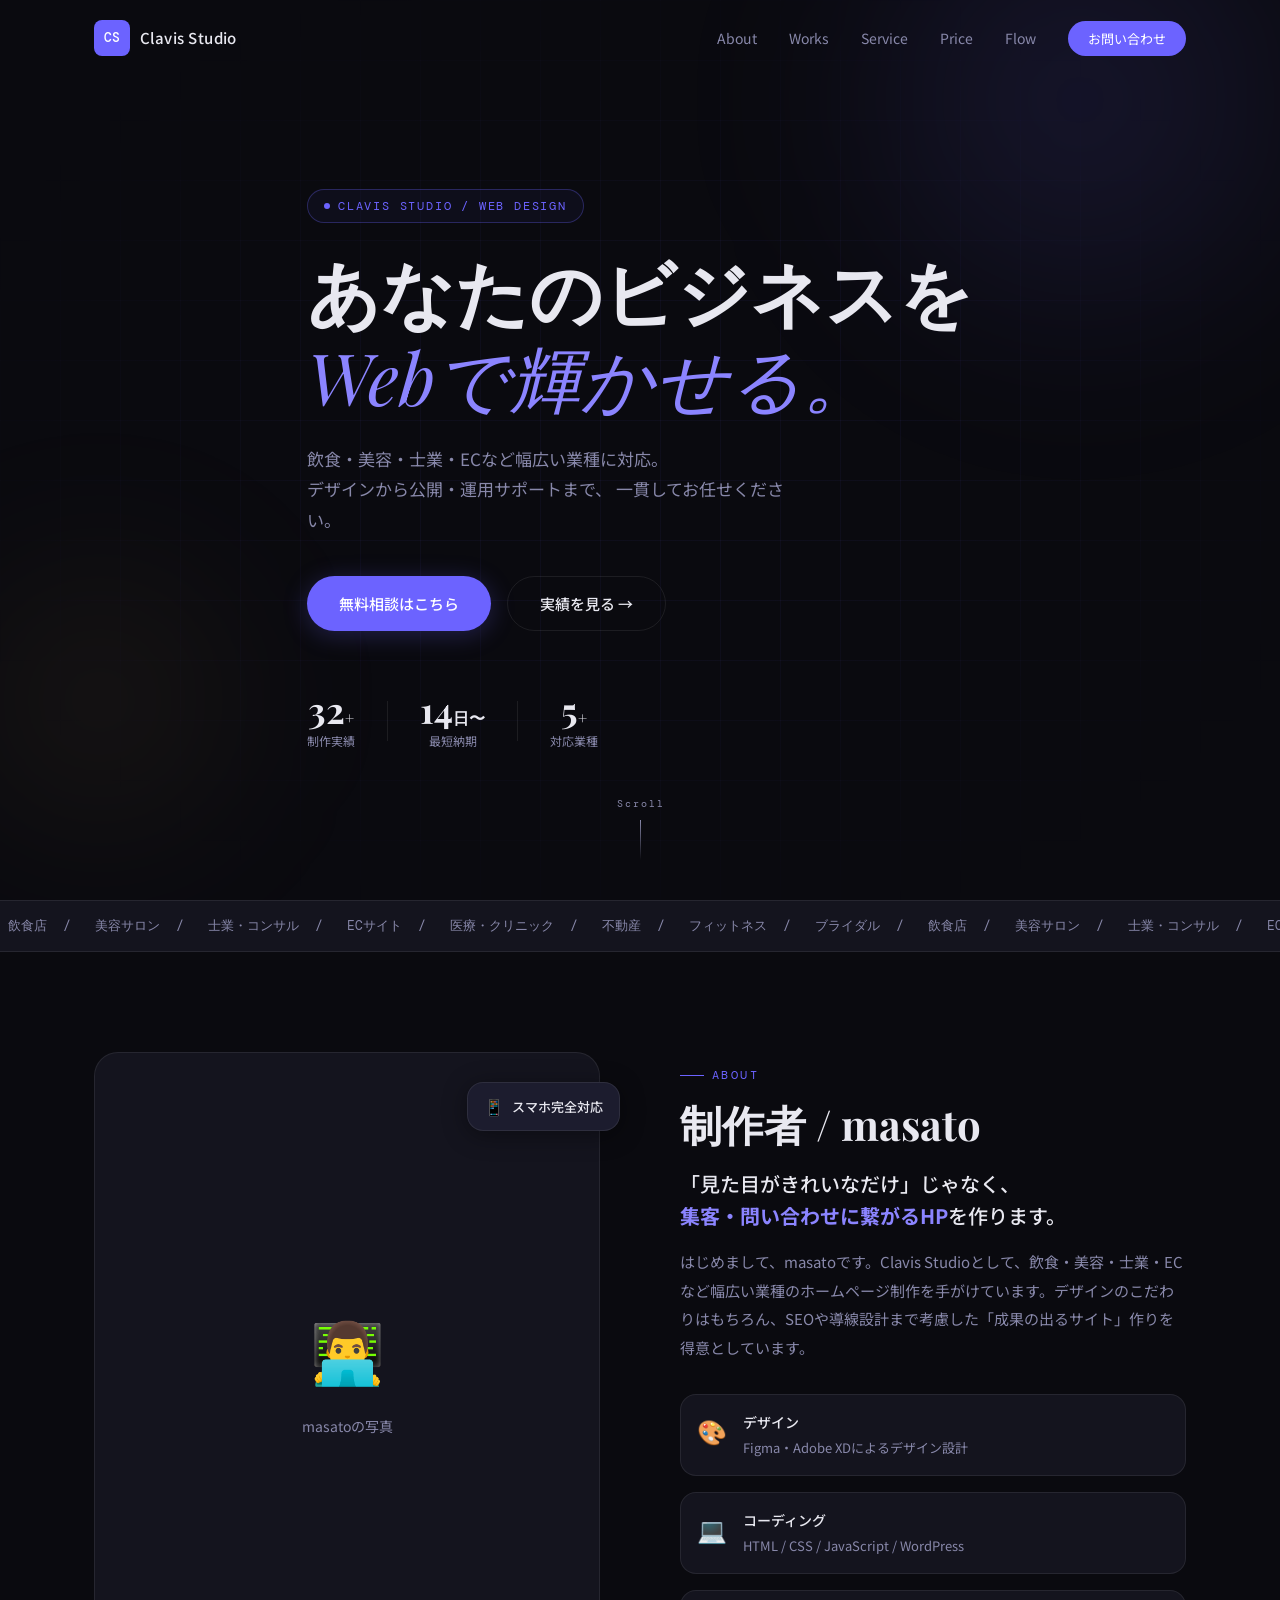
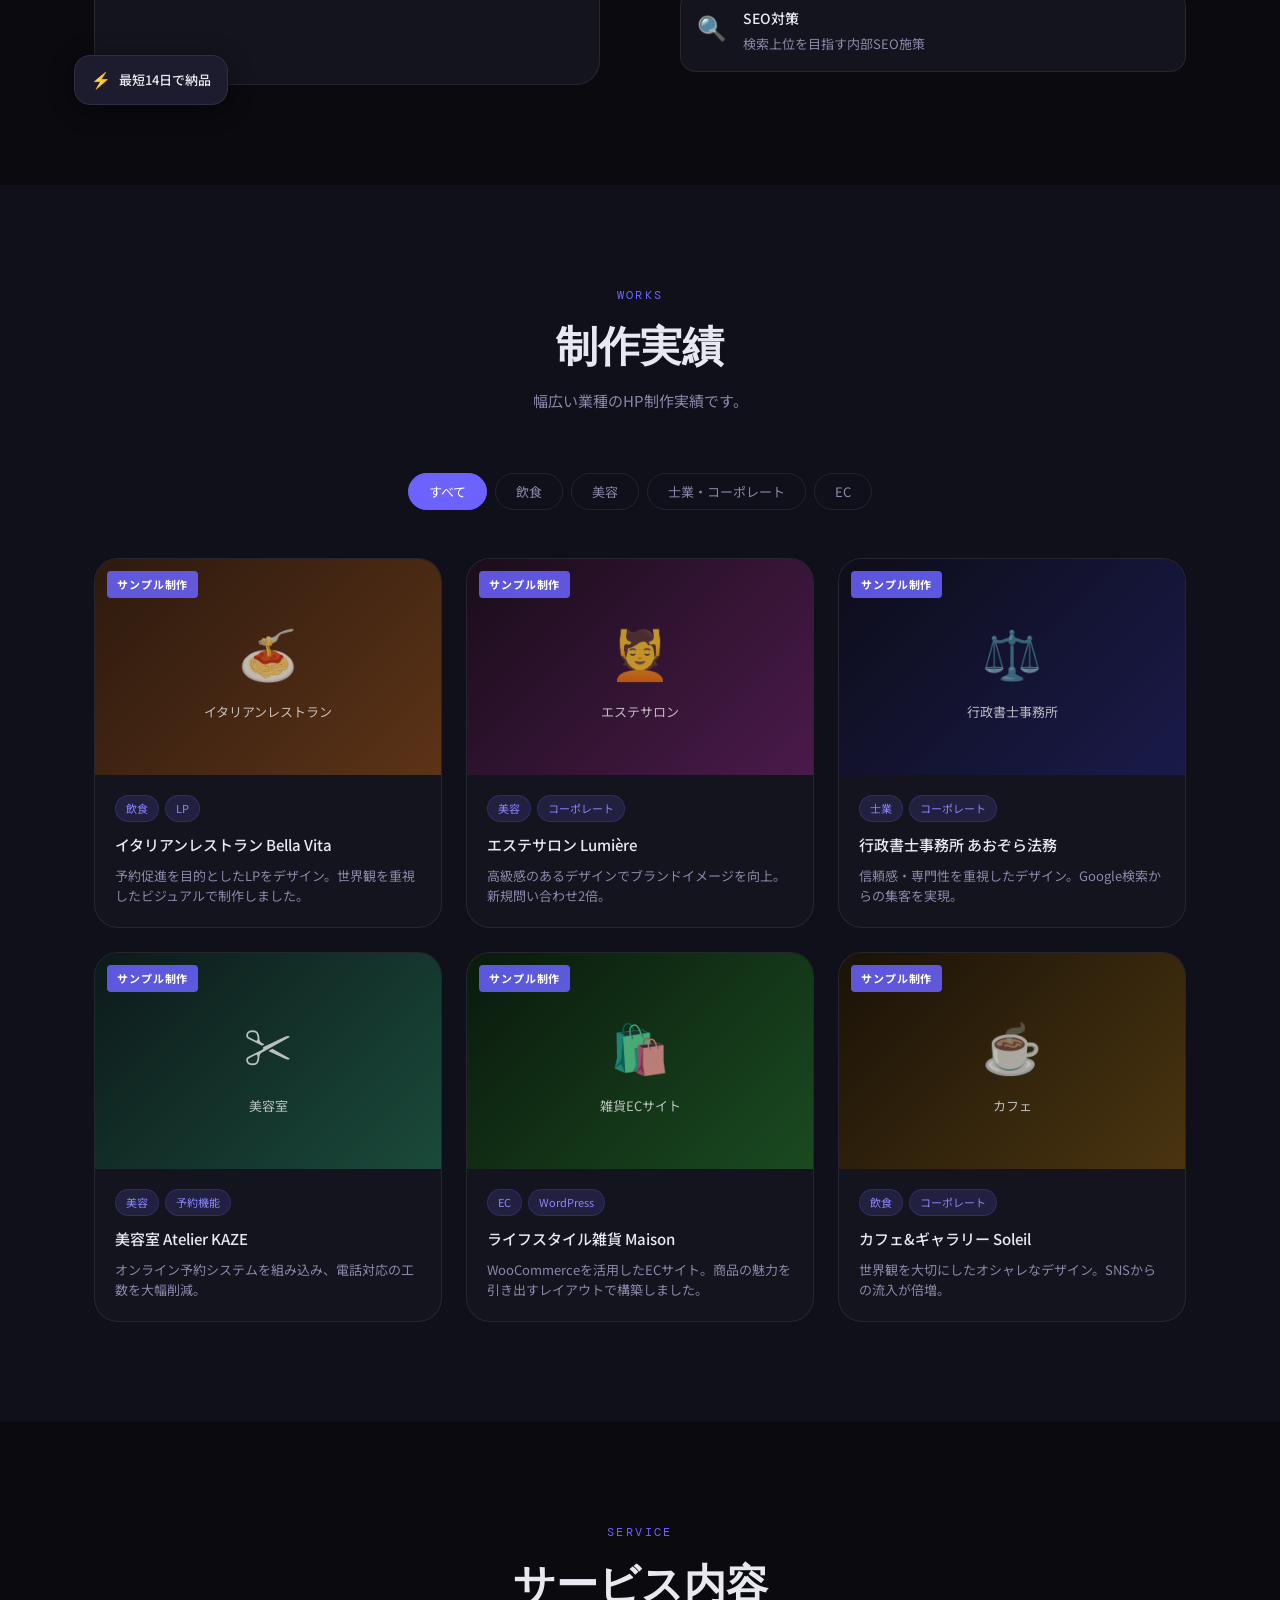
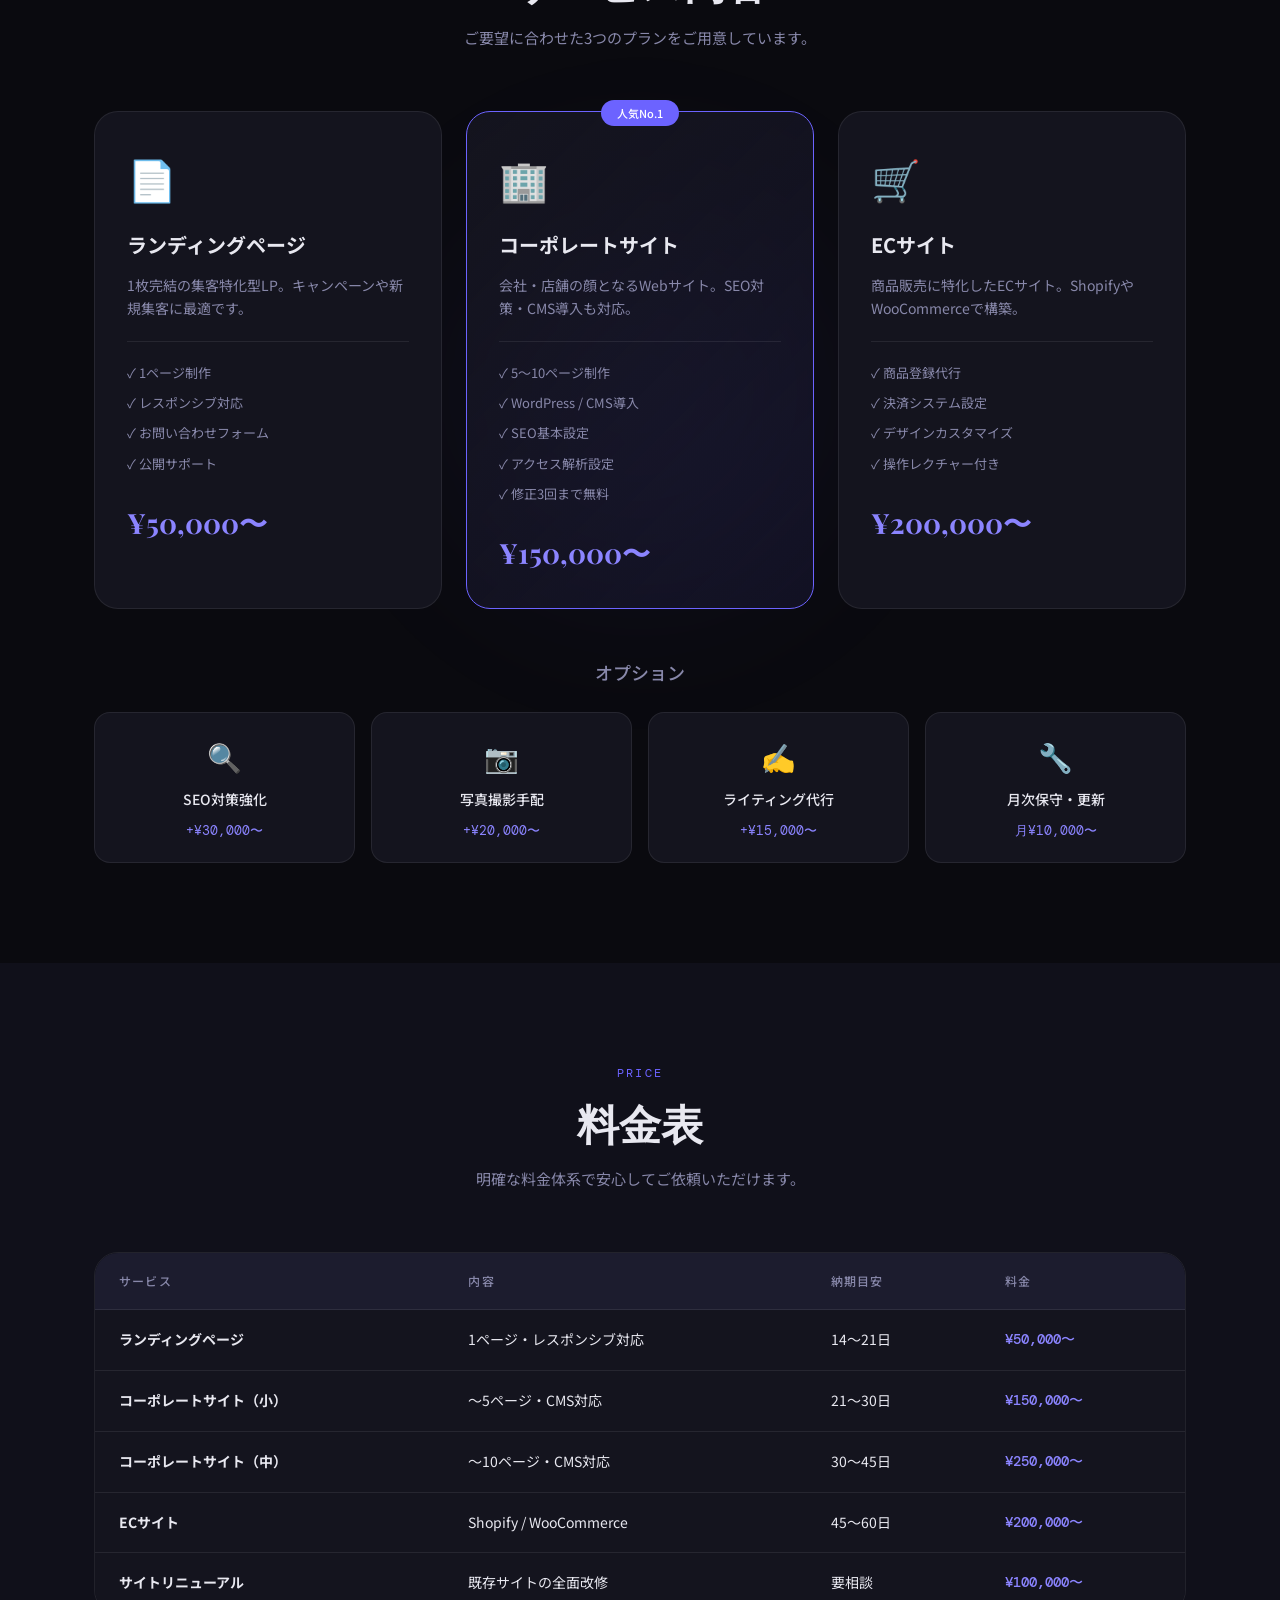
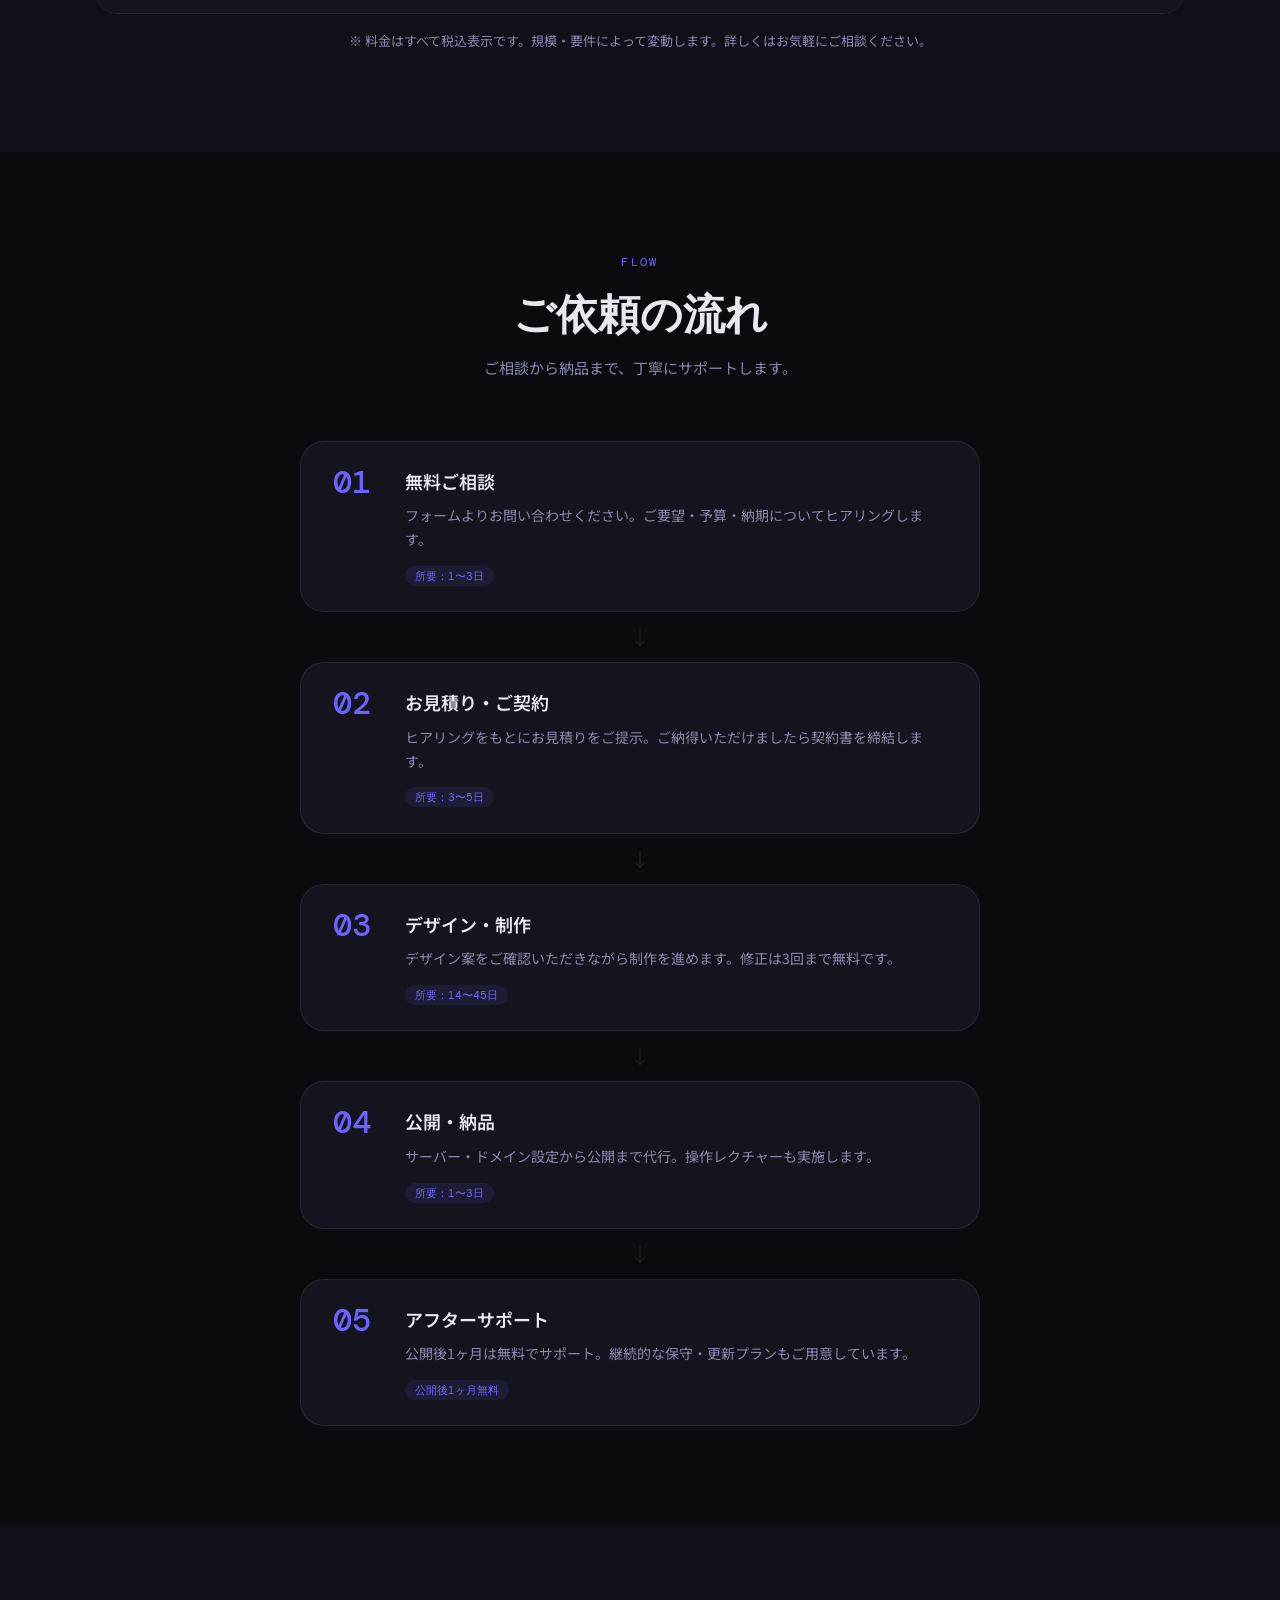
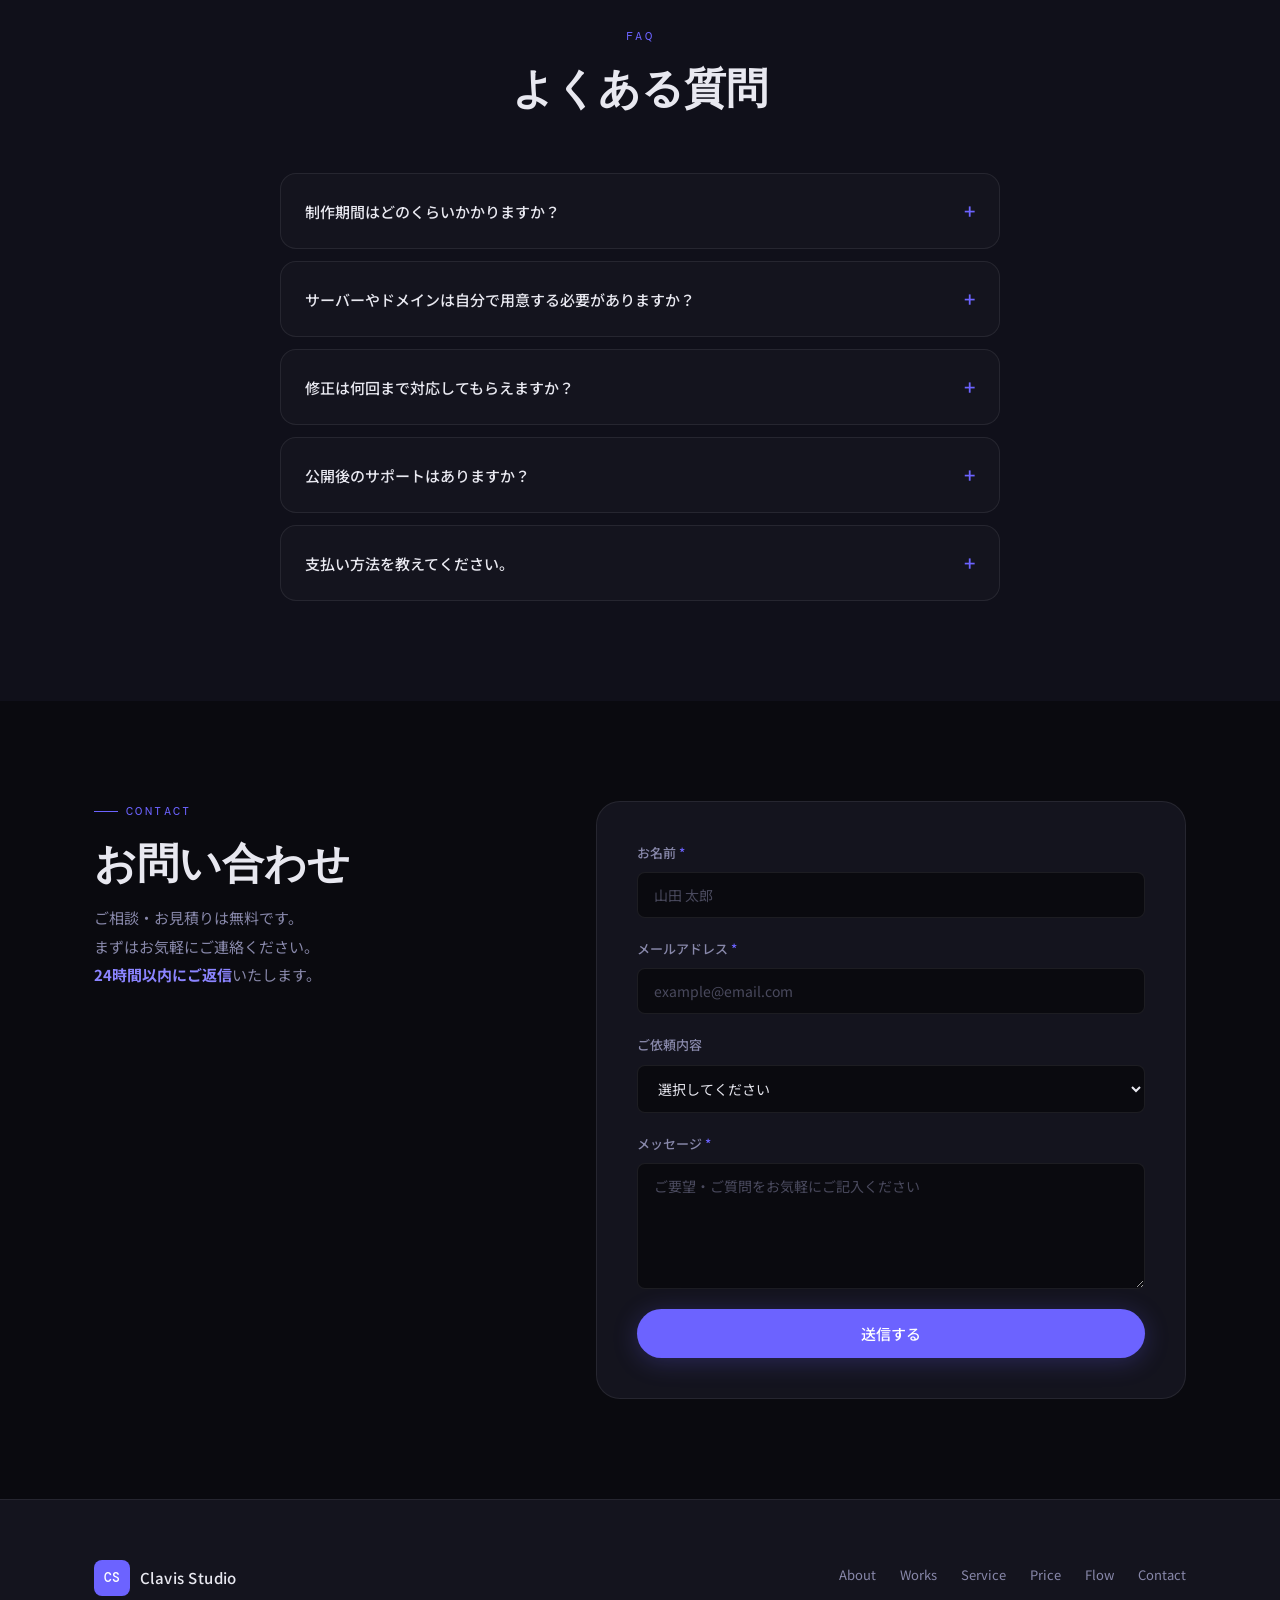
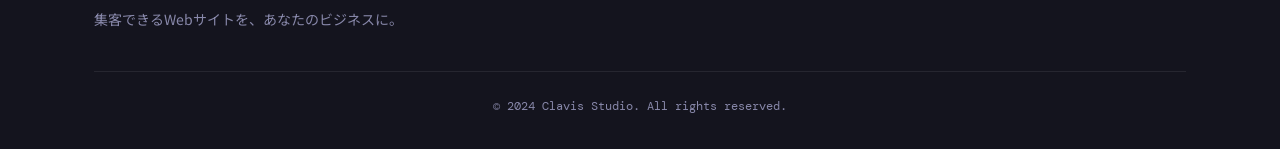
<file: index.html>
<!DOCTYPE html>
<html lang="ja">
<head>
  <meta charset="UTF-8" />
  <meta name="viewport" content="width=device-width, initial-scale=1.0" />
  <title>Clavis Studio | HP制作代行</title>
  <meta name="description" content="飲食・美容・士業・ECなど幅広い業種のホームページ制作。Clavis Studioはスピーディーな納品と丁寧なサポートで、集客できるWebサイトをご提供します。" />
  <link rel="preconnect" href="https://fonts.googleapis.com" />
  <link rel="preconnect" href="https://fonts.gstatic.com" crossorigin />
  <link href="https://fonts.googleapis.com/css2?family=Noto+Sans+JP:wght@300;400;500;700&family=Playfair+Display:ital,wght@0,700;1,400&family=DM+Mono:wght@400;500&display=swap" rel="stylesheet" />
  <link rel="stylesheet" href="style.css" />

  <style>
    .sample-badge {
      position: absolute;
      top: 12px;
      left: 12px;
      background: rgba(108, 99, 255, 0.85);
      color: #fff;
      font-size: 11px;
      font-weight: 700;
      letter-spacing: 0.08em;
      padding: 4px 10px;
      border-radius: 4px;
      z-index: 2;
      backdrop-filter: blur(4px);
    }
    .work-card__image { position: relative; }
  </style>
</head>
<body>

  <!-- ========== HEADER ========== -->
  <header class="header" id="header">
    <div class="header__inner">
      <a href="#" class="header__logo">
        <span class="logo-mark">CS</span>
        <span class="logo-text">Clavis Studio</span>
      </a>
      <nav class="header__nav" id="nav">
        <ul class="nav__list">
          <li><a href="#about">About</a></li>
          <li><a href="#works">Works</a></li>
          <li><a href="#service">Service</a></li>
          <li><a href="#price">Price</a></li>
          <li><a href="#flow">Flow</a></li>
          <li><a href="#contact" class="nav__cta">お問い合わせ</a></li>
        </ul>
      </nav>
      <button class="hamburger" id="hamburger" aria-label="メニューを開く">
        <span></span><span></span><span></span>
      </button>
    </div>
  </header>

  <!-- ========== HERO ========== -->
  <section class="hero">
    <div class="hero__bg">
      <div class="hero__grid"></div>
      <div class="hero__orb hero__orb--1"></div>
      <div class="hero__orb hero__orb--2"></div>
    </div>
    <div class="hero__inner">
      <div class="hero__label">
        <span class="dot"></span>Clavis Studio / Web Design
      </div>
      <h1 class="hero__title">
        <span class="hero__title-line">あなたのビジネスを</span>
        <em class="hero__title-accent">Webで輝かせる。</em>
      </h1>
      <p class="hero__desc">
        飲食・美容・士業・ECなど幅広い業種に対応。<br />
        デザインから公開・運用サポートまで、<br class="sp-only" />
        一貫してお任せください。
      </p>
      <div class="hero__actions">
        <a href="#contact" class="btn btn--primary">無料相談はこちら</a>
        <a href="#works" class="btn btn--ghost">実績を見る →</a>
      </div>
      <div class="hero__stats">
        <div class="stat">
          <span class="stat__num">32<small>+</small></span>
          <span class="stat__label">制作実績</span>
        </div>
        <div class="stat__divider"></div>
        <div class="stat">
          <span class="stat__num">14<small>日〜</small></span>
          <span class="stat__label">最短納期</span>
        </div>
        <div class="stat__divider"></div>
        <div class="stat">
          <span class="stat__num">5<small>+</small></span>
          <span class="stat__label">対応業種</span>
        </div>
      </div>
    </div>
    <div class="hero__scroll">
      <span>Scroll</span>
      <div class="scroll-line"></div>
    </div>
  </section>

  <!-- ========== TICKER ========== -->
  <div class="ticker">
    <div class="ticker__track">
      <span>飲食店 &nbsp;/&nbsp;</span>
      <span>美容サロン &nbsp;/&nbsp;</span>
      <span>士業・コンサル &nbsp;/&nbsp;</span>
      <span>ECサイト &nbsp;/&nbsp;</span>
      <span>医療・クリニック &nbsp;/&nbsp;</span>
      <span>不動産 &nbsp;/&nbsp;</span>
      <span>フィットネス &nbsp;/&nbsp;</span>
      <span>ブライダル &nbsp;/&nbsp;</span>
      <span>飲食店 &nbsp;/&nbsp;</span>
      <span>美容サロン &nbsp;/&nbsp;</span>
      <span>士業・コンサル &nbsp;/&nbsp;</span>
      <span>ECサイト &nbsp;/&nbsp;</span>
      <span>医療・クリニック &nbsp;/&nbsp;</span>
      <span>不動産 &nbsp;/&nbsp;</span>
      <span>フィットネス &nbsp;/&nbsp;</span>
      <span>ブライダル &nbsp;/&nbsp;</span>
    </div>
  </div>

  <!-- ========== ABOUT ========== -->
  <section class="about section" id="about">
    <div class="container">
      <div class="about__inner">
        <div class="about__image-wrap">
          <div class="about__image-frame">
            <div class="about__image-placeholder">
              <div class="placeholder-icon">👨‍💻</div>
              <p>masatoの写真</p>
            </div>
          </div>
          <div class="about__tag about__tag--1">
            <span class="tag-icon">⚡</span> 最短14日で納品
          </div>
          <div class="about__tag about__tag--2">
            <span class="tag-icon">📱</span> スマホ完全対応
          </div>
        </div>
        <div class="about__content">
          <div class="section-label">About</div>
          <h2 class="section-title">制作者 / masato</h2>
          <p class="about__lead">
            「見た目がきれいなだけ」じゃなく、<br />
            <strong>集客・問い合わせに繋がるHP</strong>を作ります。
          </p>
          <p class="about__text">
            はじめまして、masatoです。Clavis Studioとして、飲食・美容・士業・ECなど幅広い業種のホームページ制作を手がけています。デザインのこだわりはもちろん、SEOや導線設計まで考慮した「成果の出るサイト」作りを得意としています。
          </p>
          <ul class="about__skills">
            <li>
              <span class="skill-icon">🎨</span>
              <div>
                <strong>デザイン</strong>
                <p>Figma・Adobe XDによるデザイン設計</p>
              </div>
            </li>
            <li>
              <span class="skill-icon">💻</span>
              <div>
                <strong>コーディング</strong>
                <p>HTML / CSS / JavaScript / WordPress</p>
              </div>
            </li>
            <li>
              <span class="skill-icon">🔍</span>
              <div>
                <strong>SEO対策</strong>
                <p>検索上位を目指す内部SEO施策</p>
              </div>
            </li>
          </ul>
        </div>
      </div>
    </div>
  </section>

  <!-- ========== WORKS ========== -->
  <section class="works section" id="works">
    <div class="container">
      <div class="section-header">
        <div class="section-label">Works</div>
        <h2 class="section-title">制作実績</h2>
        <p class="section-desc">幅広い業種のHP制作実績です。</p>
      </div>

      <div class="works__filter">
        <button class="filter-btn active" data-filter="all">すべて</button>
        <button class="filter-btn" data-filter="restaurant">飲食</button>
        <button class="filter-btn" data-filter="beauty">美容</button>
        <button class="filter-btn" data-filter="corporate">士業・コーポレート</button>
        <button class="filter-btn" data-filter="ec">EC</button>
      </div>

      <div class="works__grid">
        <!-- Work 1 -->
        <article class="work-card" data-category="restaurant">
          <div class="work-card__image">
            <span class="sample-badge">サンプル制作</span>
            <div class="work-card__placeholder work-card__placeholder--restaurant">
              <span>🍝</span>
              <p>イタリアンレストラン</p>
            </div>
            <div class="work-card__overlay">
              <a href="sample-bella-vita.html" target="_blank" class="work-card__link">詳細を見る →</a>
            </div>
          </div>
          <div class="work-card__body">
            <div class="work-card__tags">
              <span class="tag">飲食</span>
              <span class="tag">LP</span>
            </div>
            <h3 class="work-card__title">イタリアンレストラン Bella Vita</h3>
            <p class="work-card__desc">予約促進を目的としたLPをデザイン。世界観を重視したビジュアルで制作しました。</p>
          </div>
        </article>

        <!-- Work 2 -->
        <article class="work-card" data-category="beauty">
          <div class="work-card__image">
            <span class="sample-badge">サンプル制作</span>
            <div class="work-card__placeholder work-card__placeholder--beauty">
              <span>💆</span>
              <p>エステサロン</p>
            </div>
            <div class="work-card__overlay">
              <a href="sample-lumiere.html" target="_blank" class="work-card__link">詳細を見る →</a>
            </div>
          </div>
          <div class="work-card__body">
            <div class="work-card__tags">
              <span class="tag">美容</span>
              <span class="tag">コーポレート</span>
            </div>
            <h3 class="work-card__title">エステサロン Lumière</h3>
            <p class="work-card__desc">高級感のあるデザインでブランドイメージを向上。新規問い合わせ2倍。</p>
          </div>
        </article>

        <!-- Work 3 -->
        <article class="work-card" data-category="corporate">
          <div class="work-card__image">
            <span class="sample-badge">サンプル制作</span>
            <div class="work-card__placeholder work-card__placeholder--corporate">
              <span>⚖️</span>
              <p>行政書士事務所</p>
            </div>
            <div class="work-card__overlay">
              <a href="sample-aozora.html" target="_blank" class="work-card__link">詳細を見る →</a>
            </div>
          </div>
          <div class="work-card__body">
            <div class="work-card__tags">
              <span class="tag">士業</span>
              <span class="tag">コーポレート</span>
            </div>
            <h3 class="work-card__title">行政書士事務所 あおぞら法務</h3>
            <p class="work-card__desc">信頼感・専門性を重視したデザイン。Google検索からの集客を実現。</p>
          </div>
        </article>

        <!-- Work 4 -->
        <article class="work-card" data-category="beauty">
          <div class="work-card__image">
            <span class="sample-badge">サンプル制作</span>
            <div class="work-card__placeholder work-card__placeholder--beauty2">
              <span>✂️</span>
              <p>美容室</p>
            </div>
            <div class="work-card__overlay">
              <a href="sample-atelier-kaze.html" target="_blank" class="work-card__link">詳細を見る →</a>
            </div>
          </div>
          <div class="work-card__body">
            <div class="work-card__tags">
              <span class="tag">美容</span>
              <span class="tag">予約機能</span>
            </div>
            <h3 class="work-card__title">美容室 Atelier KAZE</h3>
            <p class="work-card__desc">オンライン予約システムを組み込み、電話対応の工数を大幅削減。</p>
          </div>
        </article>

        <!-- Work 5 -->
        <article class="work-card" data-category="ec">
          <div class="work-card__image">
            <span class="sample-badge">サンプル制作</span>
            <div class="work-card__placeholder work-card__placeholder--ec">
              <span>🛍️</span>
              <p>雑貨ECサイト</p>
            </div>
            <div class="work-card__overlay">
              <a href="sample-maison.html" target="_blank" class="work-card__link">詳細を見る →</a>
            </div>
          </div>
          <div class="work-card__body">
            <div class="work-card__tags">
              <span class="tag">EC</span>
              <span class="tag">WordPress</span>
            </div>
            <h3 class="work-card__title">ライフスタイル雑貨 Maison</h3>
            <p class="work-card__desc">WooCommerceを活用したECサイト。商品の魅力を引き出すレイアウトで構築しました。</p>
          </div>
        </article>

        <!-- Work 6 -->
        <article class="work-card" data-category="restaurant">
          <div class="work-card__image">
            <span class="sample-badge">サンプル制作</span>
            <div class="work-card__placeholder work-card__placeholder--restaurant2">
              <span>☕</span>
              <p>カフェ</p>
            </div>
            <div class="work-card__overlay">
              <a href="sample-soleil.html" target="_blank" class="work-card__link">詳細を見る →</a>
            </div>
          </div>
          <div class="work-card__body">
            <div class="work-card__tags">
              <span class="tag">飲食</span>
              <span class="tag">コーポレート</span>
            </div>
            <h3 class="work-card__title">カフェ&ギャラリー Soleil</h3>
            <p class="work-card__desc">世界観を大切にしたオシャレなデザイン。SNSからの流入が倍増。</p>
          </div>
        </article>
      </div>
    </div>
  </section>

  <!-- ========== SERVICE ========== -->
  <section class="service section" id="service">
    <div class="service__bg">
      <div class="service__orb"></div>
    </div>
    <div class="container">
      <div class="section-header">
        <div class="section-label">Service</div>
        <h2 class="section-title">サービス内容</h2>
        <p class="section-desc">ご要望に合わせた3つのプランをご用意しています。</p>
      </div>
      <div class="service__grid">
        <div class="service-card">
          <div class="service-card__icon">📄</div>
          <h3 class="service-card__title">ランディングページ</h3>
          <p class="service-card__desc">1枚完結の集客特化型LP。キャンペーンや新規集客に最適です。</p>
          <ul class="service-card__list">
            <li>✓ 1ページ制作</li>
            <li>✓ レスポンシブ対応</li>
            <li>✓ お問い合わせフォーム</li>
            <li>✓ 公開サポート</li>
          </ul>
          <div class="service-card__price">¥50,000〜</div>
        </div>
        <div class="service-card service-card--featured">
          <div class="service-card__badge">人気No.1</div>
          <div class="service-card__icon">🏢</div>
          <h3 class="service-card__title">コーポレートサイト</h3>
          <p class="service-card__desc">会社・店舗の顔となるWebサイト。SEO対策・CMS導入も対応。</p>
          <ul class="service-card__list">
            <li>✓ 5〜10ページ制作</li>
            <li>✓ WordPress / CMS導入</li>
            <li>✓ SEO基本設定</li>
            <li>✓ アクセス解析設定</li>
            <li>✓ 修正3回まで無料</li>
          </ul>
          <div class="service-card__price">¥150,000〜</div>
        </div>
        <div class="service-card">
          <div class="service-card__icon">🛒</div>
          <h3 class="service-card__title">ECサイト</h3>
          <p class="service-card__desc">商品販売に特化したECサイト。ShopifyやWooCommerceで構築。</p>
          <ul class="service-card__list">
            <li>✓ 商品登録代行</li>
            <li>✓ 決済システム設定</li>
            <li>✓ デザインカスタマイズ</li>
            <li>✓ 操作レクチャー付き</li>
          </ul>
          <div class="service-card__price">¥200,000〜</div>
        </div>
      </div>

      <div class="service__options">
        <h3 class="service__options-title">オプション</h3>
        <div class="options__grid">
          <div class="option-item">
            <span class="option-icon">🔍</span>
            <span>SEO対策強化</span>
            <span class="option-price">+¥30,000〜</span>
          </div>
          <div class="option-item">
            <span class="option-icon">📷</span>
            <span>写真撮影手配</span>
            <span class="option-price">+¥20,000〜</span>
          </div>
          <div class="option-item">
            <span class="option-icon">✍️</span>
            <span>ライティング代行</span>
            <span class="option-price">+¥15,000〜</span>
          </div>
          <div class="option-item">
            <span class="option-icon">🔧</span>
            <span>月次保守・更新</span>
            <span class="option-price">月¥10,000〜</span>
          </div>
        </div>
      </div>
    </div>
  </section>

  <!-- ========== PRICE ========== -->
  <section class="price section" id="price">
    <div class="container">
      <div class="section-header">
        <div class="section-label">Price</div>
        <h2 class="section-title">料金表</h2>
        <p class="section-desc">明確な料金体系で安心してご依頼いただけます。</p>
      </div>
      <div class="price__table-wrap">
        <table class="price__table">
          <thead>
            <tr>
              <th>サービス</th>
              <th>内容</th>
              <th>納期目安</th>
              <th>料金</th>
            </tr>
          </thead>
          <tbody>
            <tr>
              <td><strong>ランディングページ</strong></td>
              <td>1ページ・レスポンシブ対応</td>
              <td>14〜21日</td>
              <td class="price-col">¥50,000〜</td>
            </tr>
            <tr>
              <td><strong>コーポレートサイト（小）</strong></td>
              <td>〜5ページ・CMS対応</td>
              <td>21〜30日</td>
              <td class="price-col">¥150,000〜</td>
            </tr>
            <tr>
              <td><strong>コーポレートサイト（中）</strong></td>
              <td>〜10ページ・CMS対応</td>
              <td>30〜45日</td>
              <td class="price-col">¥250,000〜</td>
            </tr>
            <tr>
              <td><strong>ECサイト</strong></td>
              <td>Shopify / WooCommerce</td>
              <td>45〜60日</td>
              <td class="price-col">¥200,000〜</td>
            </tr>
            <tr>
              <td><strong>サイトリニューアル</strong></td>
              <td>既存サイトの全面改修</td>
              <td>要相談</td>
              <td class="price-col">¥100,000〜</td>
            </tr>
          </tbody>
        </table>
      </div>
      <p class="price__note">※ 料金はすべて税込表示です。規模・要件によって変動します。詳しくはお気軽にご相談ください。</p>
    </div>
  </section>

  <!-- ========== FLOW ========== -->
  <section class="flow section" id="flow">
    <div class="container">
      <div class="section-header">
        <div class="section-label">Flow</div>
        <h2 class="section-title">ご依頼の流れ</h2>
        <p class="section-desc">ご相談から納品まで、丁寧にサポートします。</p>
      </div>
      <div class="flow__steps">
        <div class="flow-step">
          <div class="flow-step__num">01</div>
          <div class="flow-step__content">
            <h3>無料ご相談</h3>
            <p>フォームよりお問い合わせください。ご要望・予算・納期についてヒアリングします。</p>
            <span class="flow-step__duration">所要：1〜3日</span>
          </div>
        </div>
        <div class="flow-step__arrow">↓</div>
        <div class="flow-step">
          <div class="flow-step__num">02</div>
          <div class="flow-step__content">
            <h3>お見積り・ご契約</h3>
            <p>ヒアリングをもとにお見積りをご提示。ご納得いただけましたら契約書を締結します。</p>
            <span class="flow-step__duration">所要：3〜5日</span>
          </div>
        </div>
        <div class="flow-step__arrow">↓</div>
        <div class="flow-step">
          <div class="flow-step__num">03</div>
          <div class="flow-step__content">
            <h3>デザイン・制作</h3>
            <p>デザイン案をご確認いただきながら制作を進めます。修正は3回まで無料です。</p>
            <span class="flow-step__duration">所要：14〜45日</span>
          </div>
        </div>
        <div class="flow-step__arrow">↓</div>
        <div class="flow-step">
          <div class="flow-step__num">04</div>
          <div class="flow-step__content">
            <h3>公開・納品</h3>
            <p>サーバー・ドメイン設定から公開まで代行。操作レクチャーも実施します。</p>
            <span class="flow-step__duration">所要：1〜3日</span>
          </div>
        </div>
        <div class="flow-step__arrow">↓</div>
        <div class="flow-step">
          <div class="flow-step__num">05</div>
          <div class="flow-step__content">
            <h3>アフターサポート</h3>
            <p>公開後1ヶ月は無料でサポート。継続的な保守・更新プランもご用意しています。</p>
            <span class="flow-step__duration">公開後1ヶ月無料</span>
          </div>
        </div>
      </div>
    </div>
  </section>

  <!-- ========== FAQ ========== -->
  <section class="faq section">
    <div class="container">
      <div class="section-header">
        <div class="section-label">FAQ</div>
        <h2 class="section-title">よくある質問</h2>
      </div>
      <div class="faq__list">
        <details class="faq-item">
          <summary>制作期間はどのくらいかかりますか？</summary>
          <div class="faq-item__answer">
            LPであれば最短14日、コーポレートサイトは30〜45日が目安です。お急ぎの場合はご相談ください。
          </div>
        </details>
        <details class="faq-item">
          <summary>サーバーやドメインは自分で用意する必要がありますか？</summary>
          <div class="faq-item__answer">
            お客様にてご用意いただくことも、こちらで手配することも可能です。初めての方にはXserverなどおすすめのサービスをご案内します。
          </div>
        </details>
        <details class="faq-item">
          <summary>修正は何回まで対応してもらえますか？</summary>
          <div class="faq-item__answer">
            基本プランでは3回まで無料で対応いたします。それ以上のご修正は別途¥5,000〜/回となります。
          </div>
        </details>
        <details class="faq-item">
          <summary>公開後のサポートはありますか？</summary>
          <div class="faq-item__answer">
            公開後1ヶ月は無料サポートを実施。月次保守・更新プランもご用意しておりますのでご相談ください。
          </div>
        </details>
        <details class="faq-item">
          <summary>支払い方法を教えてください。</summary>
          <div class="faq-item__answer">
            銀行振込にて対応しております。着手前に50%、納品時に残り50%をお支払いいただくケースが多いです。
          </div>
        </details>
      </div>
    </div>
  </section>

  <!-- ========== CONTACT ========== -->
  <section class="contact section" id="contact">
    <div class="container">
      <div class="contact__inner">
        <div class="contact__content">
          <div class="section-label">Contact</div>
          <h2 class="section-title">お問い合わせ</h2>
          <p class="contact__desc">
            ご相談・お見積りは無料です。<br />
            まずはお気軽にご連絡ください。<br />
            <strong>24時間以内にご返信</strong>いたします。
          </p>

        </div>
        <div class="contact__form-wrap">
          <form class="contact__form" id="contactForm" action="https://api.web3forms.com/submit" method="POST">
              <input type="hidden" name="access_key" value="4216c807-80d7-4ece-9488-84a21441b38b">
            <div class="form-group">
              <label for="name">お名前 <span class="required">*</span></label>
              <input type="text" id="name" name="name" placeholder="山田 太郎" required />
            </div>
            <div class="form-group">
              <label for="email">メールアドレス <span class="required">*</span></label>
              <input type="email" id="email" name="email" placeholder="example@email.com" required />
            </div>
            <div class="form-group">
              <label for="service">ご依頼内容</label>
              <select id="service" name="service">
                <option value="">選択してください</option>
                <option value="lp">ランディングページ</option>
                <option value="corporate">コーポレートサイト</option>
                <option value="ec">ECサイト</option>
                <option value="renewal">リニューアル</option>
                <option value="other">その他</option>
              </select>
            </div>
            <div class="form-group">
              <label for="message">メッセージ <span class="required">*</span></label>
              <textarea id="message" name="message" rows="5" placeholder="ご要望・ご質問をお気軽にご記入ください" required></textarea>
            </div>
            <button type="submit" class="btn btn--primary btn--full">送信する</button>
          </form>
        </div>
      </div>
    </div>
  </section>

  <!-- ========== FOOTER ========== -->
  <footer class="footer">
    <div class="container">
      <div class="footer__inner">
        <div class="footer__brand">
          <a href="#" class="header__logo">
            <span class="logo-mark">CS</span>
            <span class="logo-text">Clavis Studio</span>
          </a>
          <p>集客できるWebサイトを、あなたのビジネスに。</p>
        </div>
        <nav class="footer__nav">
          <ul>
            <li><a href="#about">About</a></li>
            <li><a href="#works">Works</a></li>
            <li><a href="#service">Service</a></li>
            <li><a href="#price">Price</a></li>
            <li><a href="#flow">Flow</a></li>
            <li><a href="#contact">Contact</a></li>
          </ul>
        </nav>
      </div>
      <div class="footer__bottom">
        <p>&copy; 2024 Clavis Studio. All rights reserved.</p>
      </div>
    </div>
  </footer>

  <a href="#contact" class="cta-float">
    <span>無料相談</span>
  </a>

  <script src="main.js"></script>
</body>
</html>
</file>
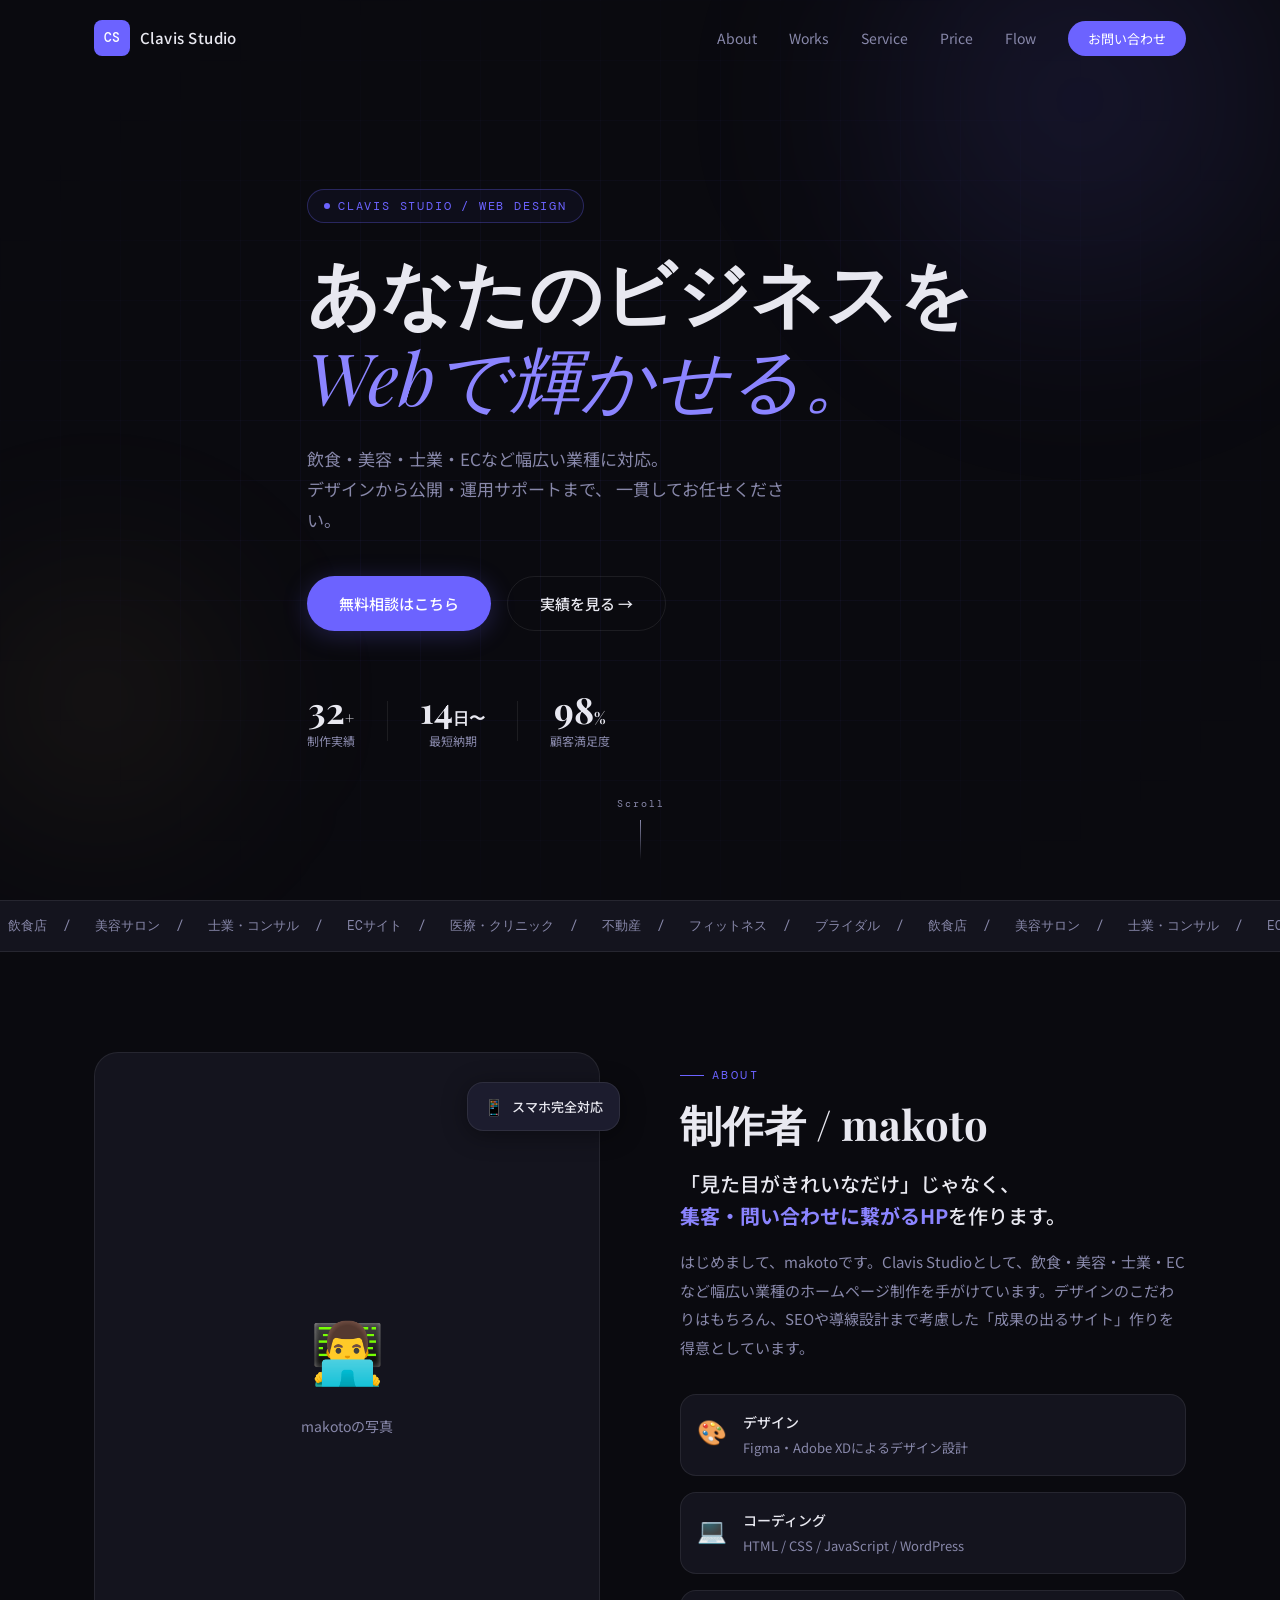
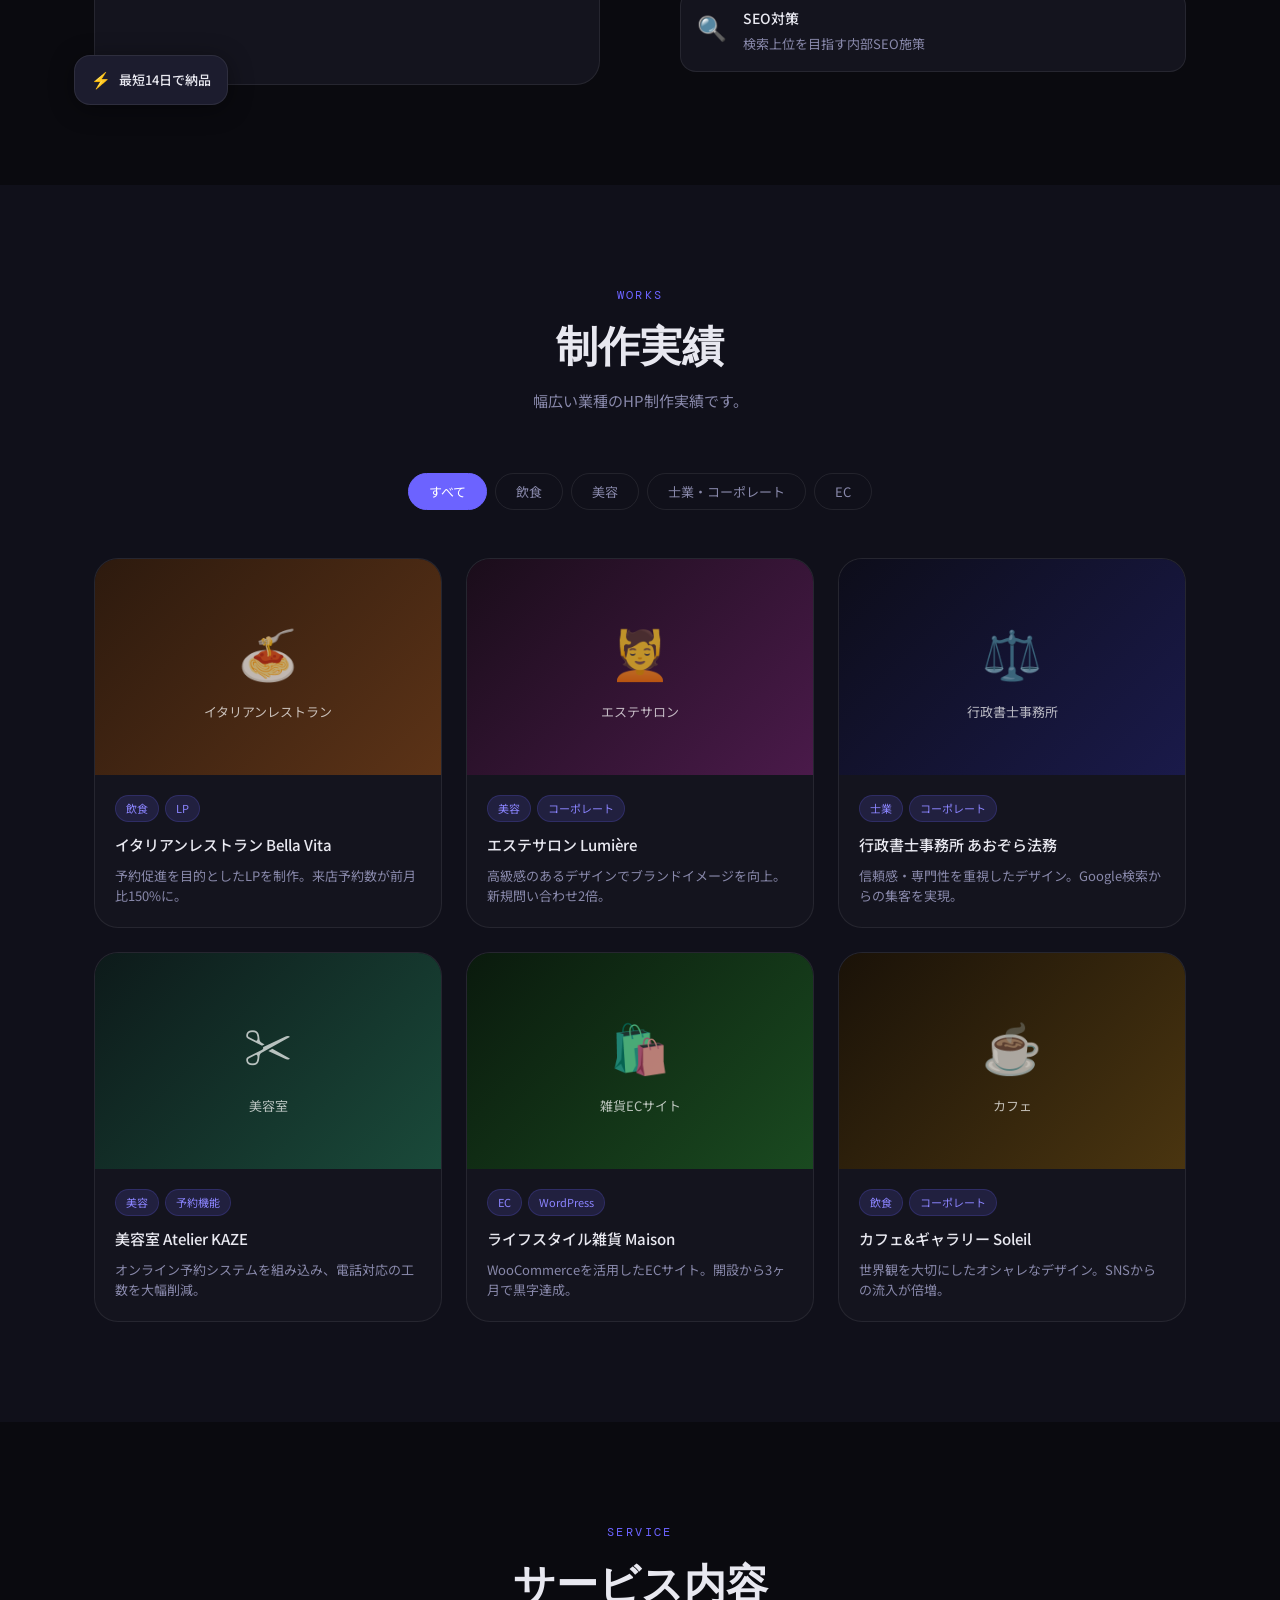
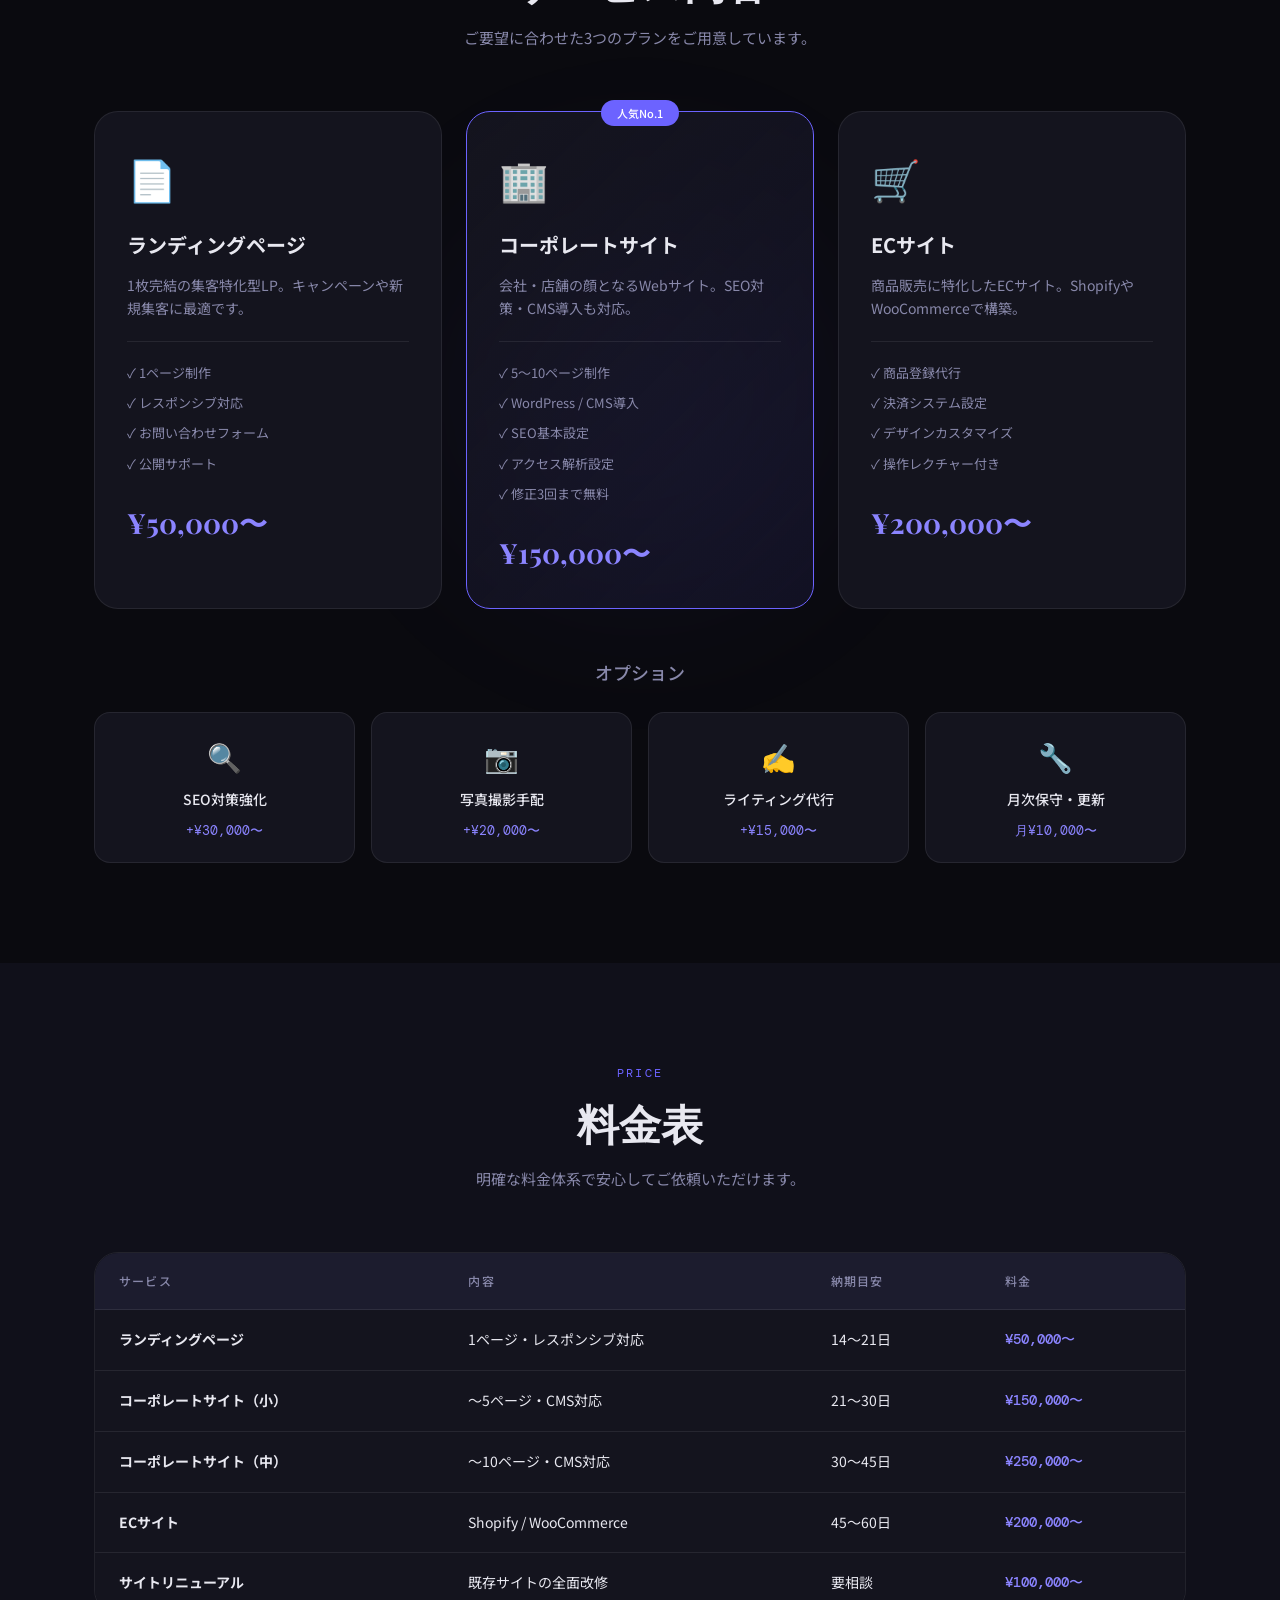
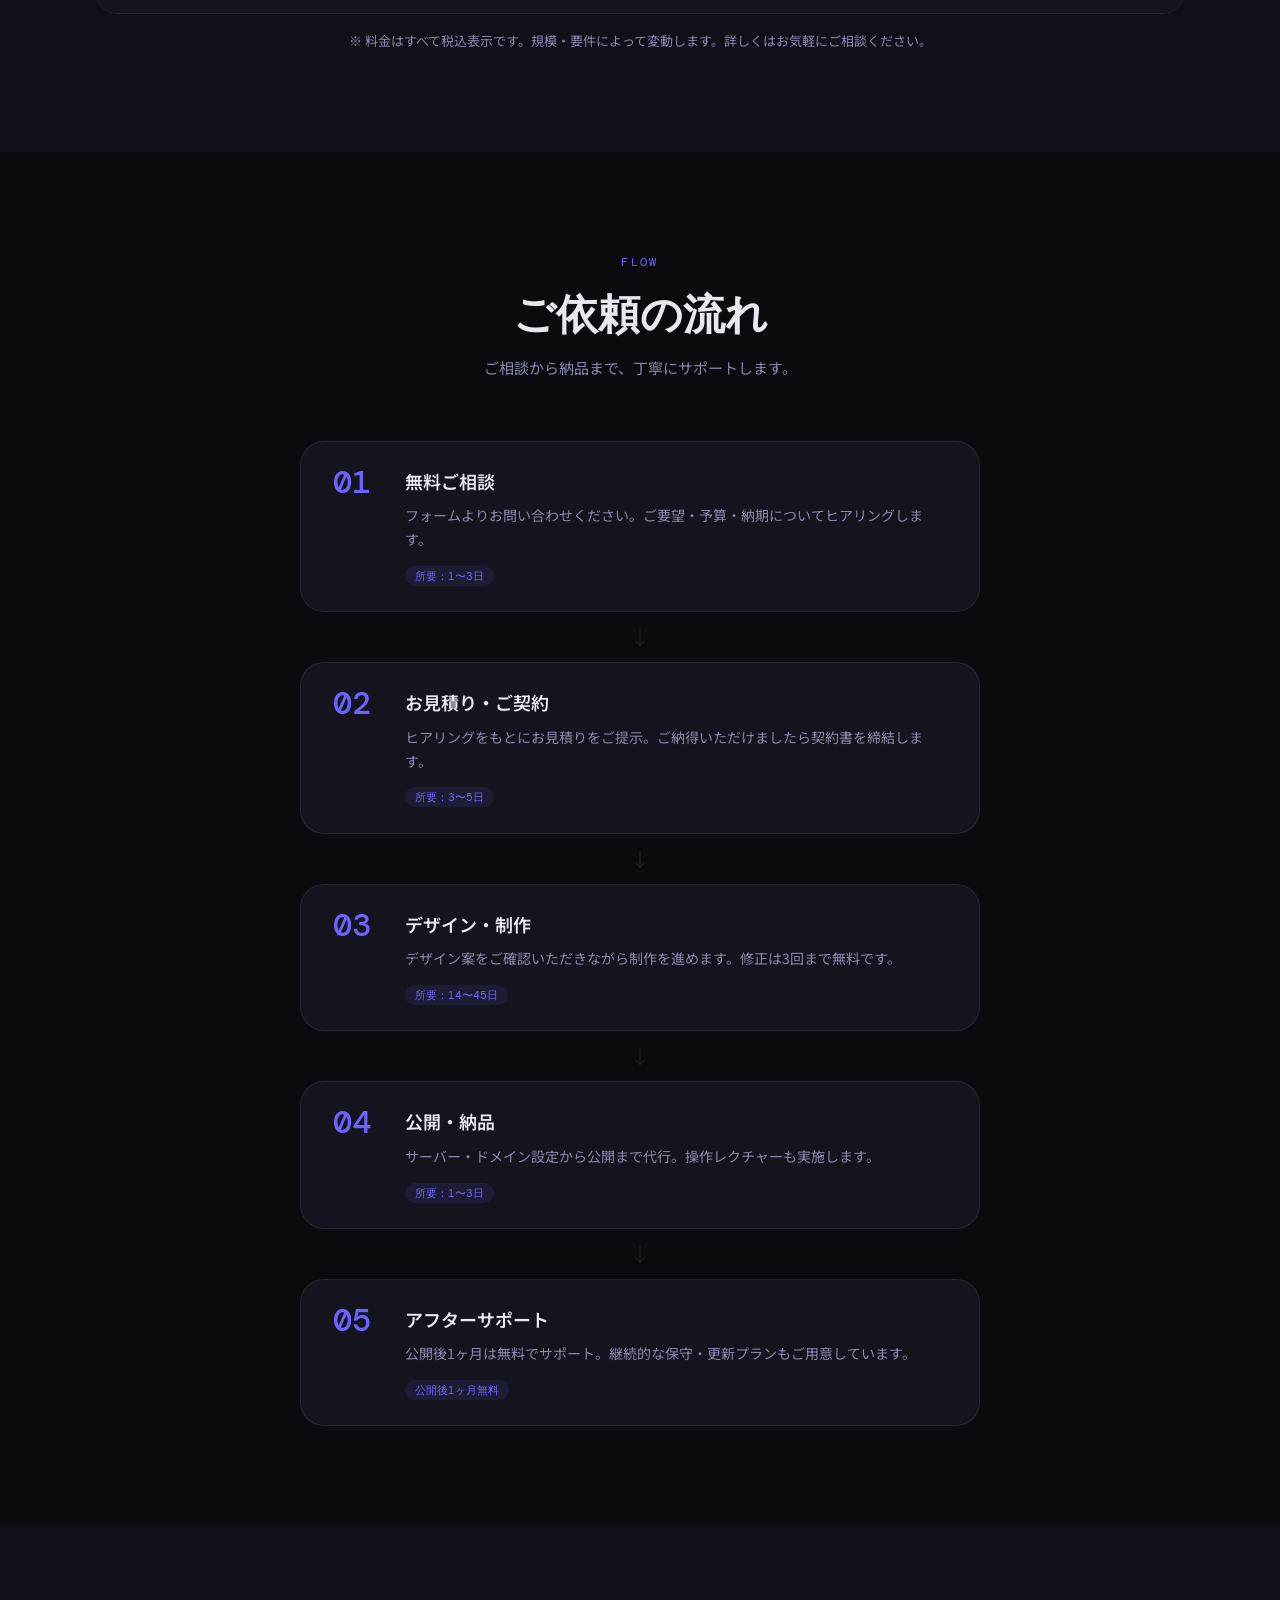
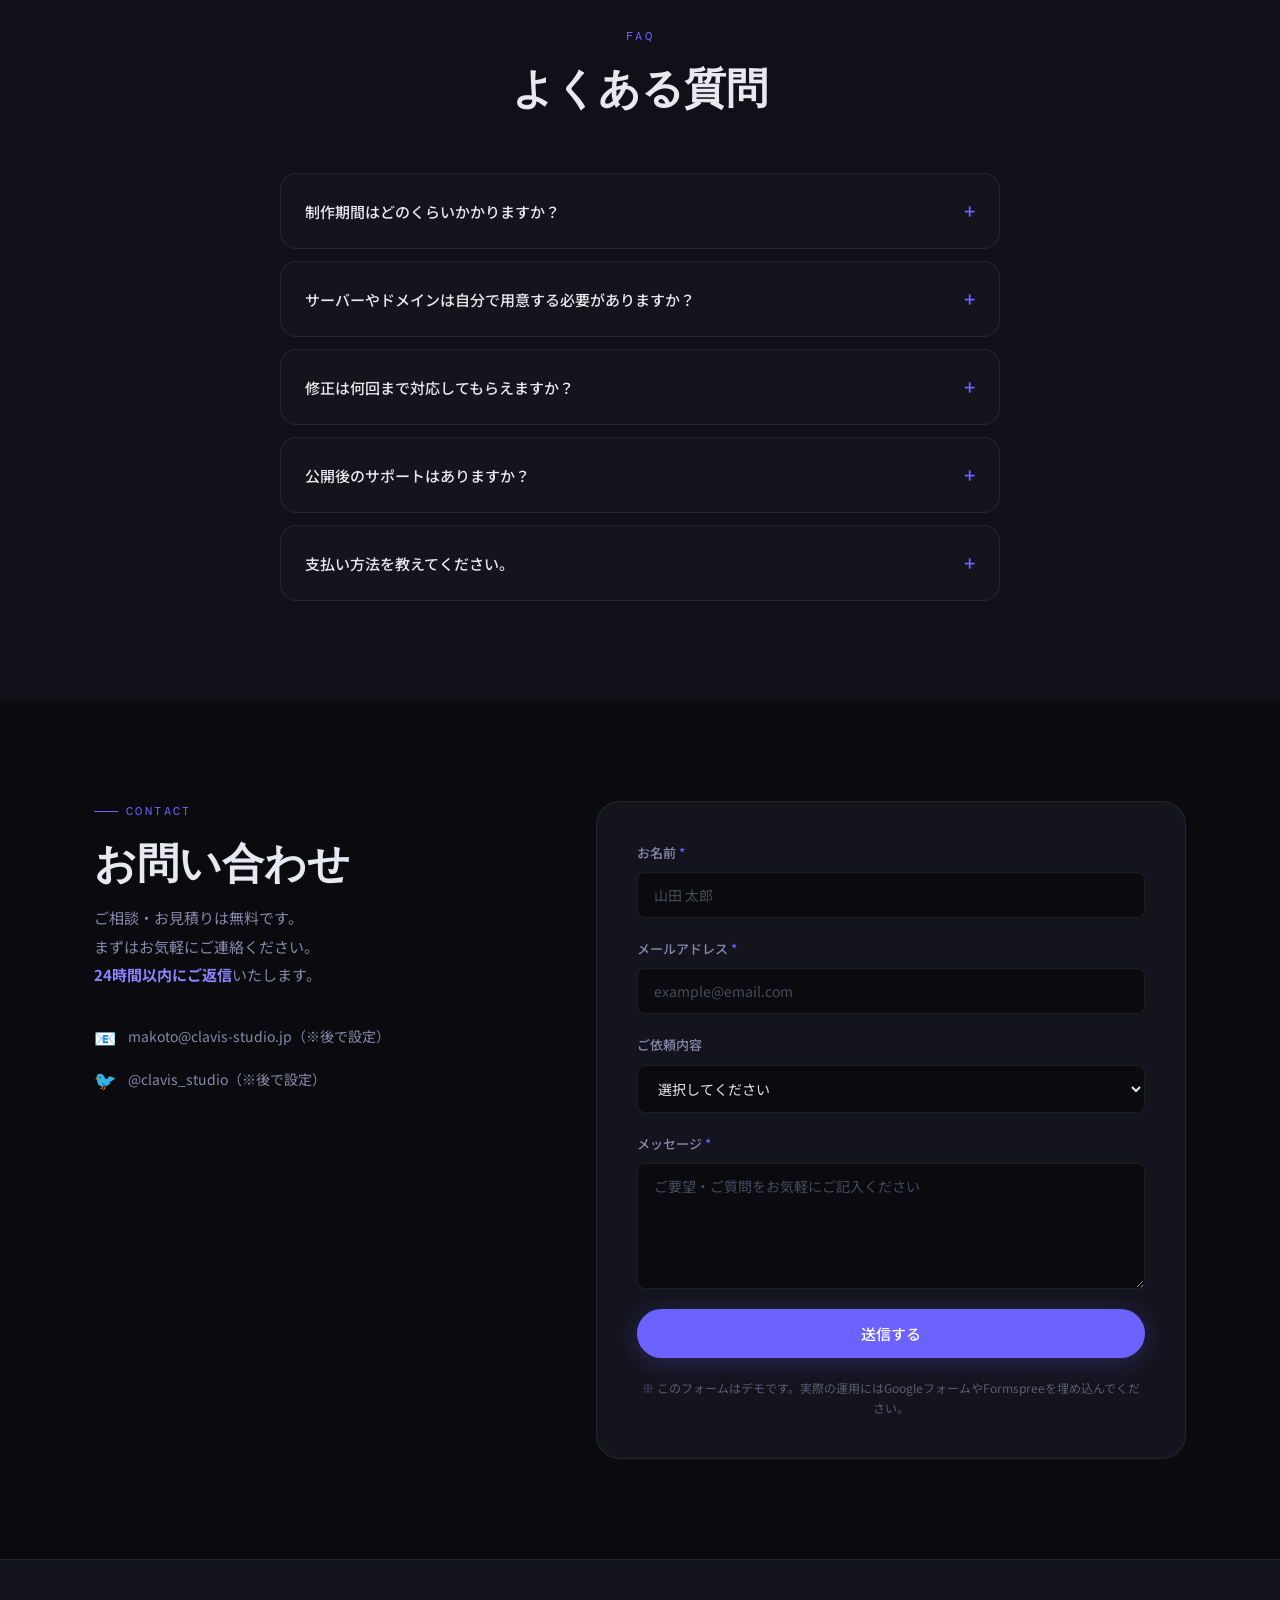
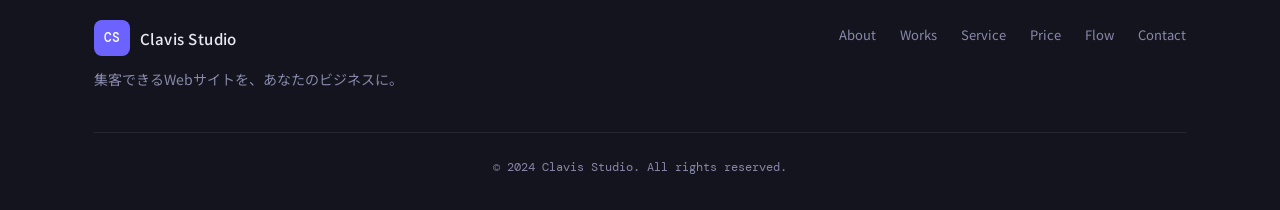
<file: index-1.html>
<!DOCTYPE html>
<html lang="ja">
<head>
  <meta charset="UTF-8" />
  <meta name="viewport" content="width=device-width, initial-scale=1.0" />
  <title>Clavis Studio | HP制作代行</title>
  <meta name="description" content="飲食・美容・士業・ECなど幅広い業種のホームページ制作。Clavis Studioはスピーディーな納品と丁寧なサポートで、集客できるWebサイトをご提供します。" />
  <link rel="preconnect" href="https://fonts.googleapis.com" />
  <link rel="preconnect" href="https://fonts.gstatic.com" crossorigin />
  <link href="https://fonts.googleapis.com/css2?family=Noto+Sans+JP:wght@300;400;500;700&family=Playfair+Display:ital,wght@0,700;1,400&family=DM+Mono:wght@400;500&display=swap" rel="stylesheet" />
  <link rel="stylesheet" href="style.css" />
</head>
<body>

  <!-- ========== HEADER ========== -->
  <header class="header" id="header">
    <div class="header__inner">
      <a href="#" class="header__logo">
        <span class="logo-mark">CS</span>
        <span class="logo-text">Clavis Studio</span>
      </a>
      <nav class="header__nav" id="nav">
        <ul class="nav__list">
          <li><a href="#about">About</a></li>
          <li><a href="#works">Works</a></li>
          <li><a href="#service">Service</a></li>
          <li><a href="#price">Price</a></li>
          <li><a href="#flow">Flow</a></li>
          <li><a href="#contact" class="nav__cta">お問い合わせ</a></li>
        </ul>
      </nav>
      <button class="hamburger" id="hamburger" aria-label="メニューを開く">
        <span></span><span></span><span></span>
      </button>
    </div>
  </header>

  <!-- ========== HERO ========== -->
  <section class="hero">
    <div class="hero__bg">
      <div class="hero__grid"></div>
      <div class="hero__orb hero__orb--1"></div>
      <div class="hero__orb hero__orb--2"></div>
    </div>
    <div class="hero__inner">
      <div class="hero__label">
        <span class="dot"></span>Clavis Studio / Web Design
      </div>
      <h1 class="hero__title">
        <span class="hero__title-line">あなたのビジネスを</span>
        <em class="hero__title-accent">Webで輝かせる。</em>
      </h1>
      <p class="hero__desc">
        飲食・美容・士業・ECなど幅広い業種に対応。<br />
        デザインから公開・運用サポートまで、<br class="sp-only" />
        一貫してお任せください。
      </p>
      <div class="hero__actions">
        <a href="#contact" class="btn btn--primary">無料相談はこちら</a>
        <a href="#works" class="btn btn--ghost">実績を見る →</a>
      </div>
      <div class="hero__stats">
        <div class="stat">
          <span class="stat__num">32<small>+</small></span>
          <span class="stat__label">制作実績</span>
        </div>
        <div class="stat__divider"></div>
        <div class="stat">
          <span class="stat__num">14<small>日〜</small></span>
          <span class="stat__label">最短納期</span>
        </div>
        <div class="stat__divider"></div>
        <div class="stat">
          <span class="stat__num">98<small>%</small></span>
          <span class="stat__label">顧客満足度</span>
        </div>
      </div>
    </div>
    <div class="hero__scroll">
      <span>Scroll</span>
      <div class="scroll-line"></div>
    </div>
  </section>

  <!-- ========== TICKER ========== -->
  <div class="ticker">
    <div class="ticker__track">
      <span>飲食店 &nbsp;/&nbsp;</span>
      <span>美容サロン &nbsp;/&nbsp;</span>
      <span>士業・コンサル &nbsp;/&nbsp;</span>
      <span>ECサイト &nbsp;/&nbsp;</span>
      <span>医療・クリニック &nbsp;/&nbsp;</span>
      <span>不動産 &nbsp;/&nbsp;</span>
      <span>フィットネス &nbsp;/&nbsp;</span>
      <span>ブライダル &nbsp;/&nbsp;</span>
      <span>飲食店 &nbsp;/&nbsp;</span>
      <span>美容サロン &nbsp;/&nbsp;</span>
      <span>士業・コンサル &nbsp;/&nbsp;</span>
      <span>ECサイト &nbsp;/&nbsp;</span>
      <span>医療・クリニック &nbsp;/&nbsp;</span>
      <span>不動産 &nbsp;/&nbsp;</span>
      <span>フィットネス &nbsp;/&nbsp;</span>
      <span>ブライダル &nbsp;/&nbsp;</span>
    </div>
  </div>

  <!-- ========== ABOUT ========== -->
  <section class="about section" id="about">
    <div class="container">
      <div class="about__inner">
        <div class="about__image-wrap">
          <div class="about__image-frame">
            <div class="about__image-placeholder">
              <div class="placeholder-icon">👨‍💻</div>
              <p>makotoの写真</p>
            </div>
          </div>
          <div class="about__tag about__tag--1">
            <span class="tag-icon">⚡</span> 最短14日で納品
          </div>
          <div class="about__tag about__tag--2">
            <span class="tag-icon">📱</span> スマホ完全対応
          </div>
        </div>
        <div class="about__content">
          <div class="section-label">About</div>
          <h2 class="section-title">制作者 / makoto</h2>
          <p class="about__lead">
            「見た目がきれいなだけ」じゃなく、<br />
            <strong>集客・問い合わせに繋がるHP</strong>を作ります。
          </p>
          <p class="about__text">
            はじめまして、makotoです。Clavis Studioとして、飲食・美容・士業・ECなど幅広い業種のホームページ制作を手がけています。デザインのこだわりはもちろん、SEOや導線設計まで考慮した「成果の出るサイト」作りを得意としています。
          </p>
          <ul class="about__skills">
            <li>
              <span class="skill-icon">🎨</span>
              <div>
                <strong>デザイン</strong>
                <p>Figma・Adobe XDによるデザイン設計</p>
              </div>
            </li>
            <li>
              <span class="skill-icon">💻</span>
              <div>
                <strong>コーディング</strong>
                <p>HTML / CSS / JavaScript / WordPress</p>
              </div>
            </li>
            <li>
              <span class="skill-icon">🔍</span>
              <div>
                <strong>SEO対策</strong>
                <p>検索上位を目指す内部SEO施策</p>
              </div>
            </li>
          </ul>
        </div>
      </div>
    </div>
  </section>

  <!-- ========== WORKS ========== -->
  <section class="works section" id="works">
    <div class="container">
      <div class="section-header">
        <div class="section-label">Works</div>
        <h2 class="section-title">制作実績</h2>
        <p class="section-desc">幅広い業種のHP制作実績です。</p>
      </div>

      <div class="works__filter">
        <button class="filter-btn active" data-filter="all">すべて</button>
        <button class="filter-btn" data-filter="restaurant">飲食</button>
        <button class="filter-btn" data-filter="beauty">美容</button>
        <button class="filter-btn" data-filter="corporate">士業・コーポレート</button>
        <button class="filter-btn" data-filter="ec">EC</button>
      </div>

      <div class="works__grid">
        <!-- Work 1 -->
        <article class="work-card" data-category="restaurant">
          <div class="work-card__image">
            <div class="work-card__placeholder work-card__placeholder--restaurant">
              <span>🍝</span>
              <p>イタリアンレストラン</p>
            </div>
            <div class="work-card__overlay">
              <a href="#" class="work-card__link">詳細を見る →</a>
            </div>
          </div>
          <div class="work-card__body">
            <div class="work-card__tags">
              <span class="tag">飲食</span>
              <span class="tag">LP</span>
            </div>
            <h3 class="work-card__title">イタリアンレストラン Bella Vita</h3>
            <p class="work-card__desc">予約促進を目的としたLPを制作。来店予約数が前月比150%に。</p>
          </div>
        </article>

        <!-- Work 2 -->
        <article class="work-card" data-category="beauty">
          <div class="work-card__image">
            <div class="work-card__placeholder work-card__placeholder--beauty">
              <span>💆</span>
              <p>エステサロン</p>
            </div>
            <div class="work-card__overlay">
              <a href="#" class="work-card__link">詳細を見る →</a>
            </div>
          </div>
          <div class="work-card__body">
            <div class="work-card__tags">
              <span class="tag">美容</span>
              <span class="tag">コーポレート</span>
            </div>
            <h3 class="work-card__title">エステサロン Lumière</h3>
            <p class="work-card__desc">高級感のあるデザインでブランドイメージを向上。新規問い合わせ2倍。</p>
          </div>
        </article>

        <!-- Work 3 -->
        <article class="work-card" data-category="corporate">
          <div class="work-card__image">
            <div class="work-card__placeholder work-card__placeholder--corporate">
              <span>⚖️</span>
              <p>行政書士事務所</p>
            </div>
            <div class="work-card__overlay">
              <a href="#" class="work-card__link">詳細を見る →</a>
            </div>
          </div>
          <div class="work-card__body">
            <div class="work-card__tags">
              <span class="tag">士業</span>
              <span class="tag">コーポレート</span>
            </div>
            <h3 class="work-card__title">行政書士事務所 あおぞら法務</h3>
            <p class="work-card__desc">信頼感・専門性を重視したデザイン。Google検索からの集客を実現。</p>
          </div>
        </article>

        <!-- Work 4 -->
        <article class="work-card" data-category="beauty">
          <div class="work-card__image">
            <div class="work-card__placeholder work-card__placeholder--beauty2">
              <span>✂️</span>
              <p>美容室</p>
            </div>
            <div class="work-card__overlay">
              <a href="#" class="work-card__link">詳細を見る →</a>
            </div>
          </div>
          <div class="work-card__body">
            <div class="work-card__tags">
              <span class="tag">美容</span>
              <span class="tag">予約機能</span>
            </div>
            <h3 class="work-card__title">美容室 Atelier KAZE</h3>
            <p class="work-card__desc">オンライン予約システムを組み込み、電話対応の工数を大幅削減。</p>
          </div>
        </article>

        <!-- Work 5 -->
        <article class="work-card" data-category="ec">
          <div class="work-card__image">
            <div class="work-card__placeholder work-card__placeholder--ec">
              <span>🛍️</span>
              <p>雑貨ECサイト</p>
            </div>
            <div class="work-card__overlay">
              <a href="#" class="work-card__link">詳細を見る →</a>
            </div>
          </div>
          <div class="work-card__body">
            <div class="work-card__tags">
              <span class="tag">EC</span>
              <span class="tag">WordPress</span>
            </div>
            <h3 class="work-card__title">ライフスタイル雑貨 Maison</h3>
            <p class="work-card__desc">WooCommerceを活用したECサイト。開設から3ヶ月で黒字達成。</p>
          </div>
        </article>

        <!-- Work 6 -->
        <article class="work-card" data-category="restaurant">
          <div class="work-card__image">
            <div class="work-card__placeholder work-card__placeholder--restaurant2">
              <span>☕</span>
              <p>カフェ</p>
            </div>
            <div class="work-card__overlay">
              <a href="#" class="work-card__link">詳細を見る →</a>
            </div>
          </div>
          <div class="work-card__body">
            <div class="work-card__tags">
              <span class="tag">飲食</span>
              <span class="tag">コーポレート</span>
            </div>
            <h3 class="work-card__title">カフェ&ギャラリー Soleil</h3>
            <p class="work-card__desc">世界観を大切にしたオシャレなデザイン。SNSからの流入が倍増。</p>
          </div>
        </article>
      </div>
    </div>
  </section>

  <!-- ========== SERVICE ========== -->
  <section class="service section" id="service">
    <div class="service__bg">
      <div class="service__orb"></div>
    </div>
    <div class="container">
      <div class="section-header">
        <div class="section-label">Service</div>
        <h2 class="section-title">サービス内容</h2>
        <p class="section-desc">ご要望に合わせた3つのプランをご用意しています。</p>
      </div>
      <div class="service__grid">
        <div class="service-card">
          <div class="service-card__icon">📄</div>
          <h3 class="service-card__title">ランディングページ</h3>
          <p class="service-card__desc">1枚完結の集客特化型LP。キャンペーンや新規集客に最適です。</p>
          <ul class="service-card__list">
            <li>✓ 1ページ制作</li>
            <li>✓ レスポンシブ対応</li>
            <li>✓ お問い合わせフォーム</li>
            <li>✓ 公開サポート</li>
          </ul>
          <div class="service-card__price">¥50,000〜</div>
        </div>
        <div class="service-card service-card--featured">
          <div class="service-card__badge">人気No.1</div>
          <div class="service-card__icon">🏢</div>
          <h3 class="service-card__title">コーポレートサイト</h3>
          <p class="service-card__desc">会社・店舗の顔となるWebサイト。SEO対策・CMS導入も対応。</p>
          <ul class="service-card__list">
            <li>✓ 5〜10ページ制作</li>
            <li>✓ WordPress / CMS導入</li>
            <li>✓ SEO基本設定</li>
            <li>✓ アクセス解析設定</li>
            <li>✓ 修正3回まで無料</li>
          </ul>
          <div class="service-card__price">¥150,000〜</div>
        </div>
        <div class="service-card">
          <div class="service-card__icon">🛒</div>
          <h3 class="service-card__title">ECサイト</h3>
          <p class="service-card__desc">商品販売に特化したECサイト。ShopifyやWooCommerceで構築。</p>
          <ul class="service-card__list">
            <li>✓ 商品登録代行</li>
            <li>✓ 決済システム設定</li>
            <li>✓ デザインカスタマイズ</li>
            <li>✓ 操作レクチャー付き</li>
          </ul>
          <div class="service-card__price">¥200,000〜</div>
        </div>
      </div>

      <div class="service__options">
        <h3 class="service__options-title">オプション</h3>
        <div class="options__grid">
          <div class="option-item">
            <span class="option-icon">🔍</span>
            <span>SEO対策強化</span>
            <span class="option-price">+¥30,000〜</span>
          </div>
          <div class="option-item">
            <span class="option-icon">📷</span>
            <span>写真撮影手配</span>
            <span class="option-price">+¥20,000〜</span>
          </div>
          <div class="option-item">
            <span class="option-icon">✍️</span>
            <span>ライティング代行</span>
            <span class="option-price">+¥15,000〜</span>
          </div>
          <div class="option-item">
            <span class="option-icon">🔧</span>
            <span>月次保守・更新</span>
            <span class="option-price">月¥10,000〜</span>
          </div>
        </div>
      </div>
    </div>
  </section>

  <!-- ========== PRICE ========== -->
  <section class="price section" id="price">
    <div class="container">
      <div class="section-header">
        <div class="section-label">Price</div>
        <h2 class="section-title">料金表</h2>
        <p class="section-desc">明確な料金体系で安心してご依頼いただけます。</p>
      </div>
      <div class="price__table-wrap">
        <table class="price__table">
          <thead>
            <tr>
              <th>サービス</th>
              <th>内容</th>
              <th>納期目安</th>
              <th>料金</th>
            </tr>
          </thead>
          <tbody>
            <tr>
              <td><strong>ランディングページ</strong></td>
              <td>1ページ・レスポンシブ対応</td>
              <td>14〜21日</td>
              <td class="price-col">¥50,000〜</td>
            </tr>
            <tr>
              <td><strong>コーポレートサイト（小）</strong></td>
              <td>〜5ページ・CMS対応</td>
              <td>21〜30日</td>
              <td class="price-col">¥150,000〜</td>
            </tr>
            <tr>
              <td><strong>コーポレートサイト（中）</strong></td>
              <td>〜10ページ・CMS対応</td>
              <td>30〜45日</td>
              <td class="price-col">¥250,000〜</td>
            </tr>
            <tr>
              <td><strong>ECサイト</strong></td>
              <td>Shopify / WooCommerce</td>
              <td>45〜60日</td>
              <td class="price-col">¥200,000〜</td>
            </tr>
            <tr>
              <td><strong>サイトリニューアル</strong></td>
              <td>既存サイトの全面改修</td>
              <td>要相談</td>
              <td class="price-col">¥100,000〜</td>
            </tr>
          </tbody>
        </table>
      </div>
      <p class="price__note">※ 料金はすべて税込表示です。規模・要件によって変動します。詳しくはお気軽にご相談ください。</p>
    </div>
  </section>

  <!-- ========== FLOW ========== -->
  <section class="flow section" id="flow">
    <div class="container">
      <div class="section-header">
        <div class="section-label">Flow</div>
        <h2 class="section-title">ご依頼の流れ</h2>
        <p class="section-desc">ご相談から納品まで、丁寧にサポートします。</p>
      </div>
      <div class="flow__steps">
        <div class="flow-step">
          <div class="flow-step__num">01</div>
          <div class="flow-step__content">
            <h3>無料ご相談</h3>
            <p>フォームよりお問い合わせください。ご要望・予算・納期についてヒアリングします。</p>
            <span class="flow-step__duration">所要：1〜3日</span>
          </div>
        </div>
        <div class="flow-step__arrow">↓</div>
        <div class="flow-step">
          <div class="flow-step__num">02</div>
          <div class="flow-step__content">
            <h3>お見積り・ご契約</h3>
            <p>ヒアリングをもとにお見積りをご提示。ご納得いただけましたら契約書を締結します。</p>
            <span class="flow-step__duration">所要：3〜5日</span>
          </div>
        </div>
        <div class="flow-step__arrow">↓</div>
        <div class="flow-step">
          <div class="flow-step__num">03</div>
          <div class="flow-step__content">
            <h3>デザイン・制作</h3>
            <p>デザイン案をご確認いただきながら制作を進めます。修正は3回まで無料です。</p>
            <span class="flow-step__duration">所要：14〜45日</span>
          </div>
        </div>
        <div class="flow-step__arrow">↓</div>
        <div class="flow-step">
          <div class="flow-step__num">04</div>
          <div class="flow-step__content">
            <h3>公開・納品</h3>
            <p>サーバー・ドメイン設定から公開まで代行。操作レクチャーも実施します。</p>
            <span class="flow-step__duration">所要：1〜3日</span>
          </div>
        </div>
        <div class="flow-step__arrow">↓</div>
        <div class="flow-step">
          <div class="flow-step__num">05</div>
          <div class="flow-step__content">
            <h3>アフターサポート</h3>
            <p>公開後1ヶ月は無料でサポート。継続的な保守・更新プランもご用意しています。</p>
            <span class="flow-step__duration">公開後1ヶ月無料</span>
          </div>
        </div>
      </div>
    </div>
  </section>

  <!-- ========== FAQ ========== -->
  <section class="faq section">
    <div class="container">
      <div class="section-header">
        <div class="section-label">FAQ</div>
        <h2 class="section-title">よくある質問</h2>
      </div>
      <div class="faq__list">
        <details class="faq-item">
          <summary>制作期間はどのくらいかかりますか？</summary>
          <div class="faq-item__answer">
            LPであれば最短14日、コーポレートサイトは30〜45日が目安です。お急ぎの場合はご相談ください。
          </div>
        </details>
        <details class="faq-item">
          <summary>サーバーやドメインは自分で用意する必要がありますか？</summary>
          <div class="faq-item__answer">
            お客様にてご用意いただくことも、こちらで手配することも可能です。初めての方にはXserverなどおすすめのサービスをご案内します。
          </div>
        </details>
        <details class="faq-item">
          <summary>修正は何回まで対応してもらえますか？</summary>
          <div class="faq-item__answer">
            基本プランでは3回まで無料で対応いたします。それ以上のご修正は別途¥5,000〜/回となります。
          </div>
        </details>
        <details class="faq-item">
          <summary>公開後のサポートはありますか？</summary>
          <div class="faq-item__answer">
            公開後1ヶ月は無料サポートを実施。月次保守・更新プランもご用意しておりますのでご相談ください。
          </div>
        </details>
        <details class="faq-item">
          <summary>支払い方法を教えてください。</summary>
          <div class="faq-item__answer">
            銀行振込にて対応しております。着手前に50%、納品時に残り50%をお支払いいただくケースが多いです。
          </div>
        </details>
      </div>
    </div>
  </section>

  <!-- ========== CONTACT ========== -->
  <section class="contact section" id="contact">
    <div class="container">
      <div class="contact__inner">
        <div class="contact__content">
          <div class="section-label">Contact</div>
          <h2 class="section-title">お問い合わせ</h2>
          <p class="contact__desc">
            ご相談・お見積りは無料です。<br />
            まずはお気軽にご連絡ください。<br />
            <strong>24時間以内にご返信</strong>いたします。
          </p>
          <div class="contact__info">
            <div class="contact-info-item">
              <span class="contact-icon">📧</span>
              <span>makoto@clavis-studio.jp（※後で設定）</span>
            </div>
            <div class="contact-info-item">
              <span class="contact-icon">🐦</span>
              <span>@clavis_studio（※後で設定）</span>
            </div>
          </div>
        </div>
        <div class="contact__form-wrap">
          <form class="contact__form" id="contactForm">
            <div class="form-group">
              <label for="name">お名前 <span class="required">*</span></label>
              <input type="text" id="name" name="name" placeholder="山田 太郎" required />
            </div>
            <div class="form-group">
              <label for="email">メールアドレス <span class="required">*</span></label>
              <input type="email" id="email" name="email" placeholder="example@email.com" required />
            </div>
            <div class="form-group">
              <label for="service">ご依頼内容</label>
              <select id="service" name="service">
                <option value="">選択してください</option>
                <option value="lp">ランディングページ</option>
                <option value="corporate">コーポレートサイト</option>
                <option value="ec">ECサイト</option>
                <option value="renewal">リニューアル</option>
                <option value="other">その他</option>
              </select>
            </div>
            <div class="form-group">
              <label for="message">メッセージ <span class="required">*</span></label>
              <textarea id="message" name="message" rows="5" placeholder="ご要望・ご質問をお気軽にご記入ください" required></textarea>
            </div>
            <button type="submit" class="btn btn--primary btn--full">送信する</button>
            <p class="form-note">※ このフォームはデモです。実際の運用にはGoogleフォームやFormspreeを埋め込んでください。</p>
          </form>
        </div>
      </div>
    </div>
  </section>

  <!-- ========== FOOTER ========== -->
  <footer class="footer">
    <div class="container">
      <div class="footer__inner">
        <div class="footer__brand">
          <a href="#" class="header__logo">
            <span class="logo-mark">CS</span>
            <span class="logo-text">Clavis Studio</span>
          </a>
          <p>集客できるWebサイトを、あなたのビジネスに。</p>
        </div>
        <nav class="footer__nav">
          <ul>
            <li><a href="#about">About</a></li>
            <li><a href="#works">Works</a></li>
            <li><a href="#service">Service</a></li>
            <li><a href="#price">Price</a></li>
            <li><a href="#flow">Flow</a></li>
            <li><a href="#contact">Contact</a></li>
          </ul>
        </nav>
      </div>
      <div class="footer__bottom">
        <p>&copy; 2024 Clavis Studio. All rights reserved.</p>
      </div>
    </div>
  </footer>

  <a href="#contact" class="cta-float">
    <span>無料相談</span>
  </a>

  <script src="main.js"></script>
</body>
</html>
</file>
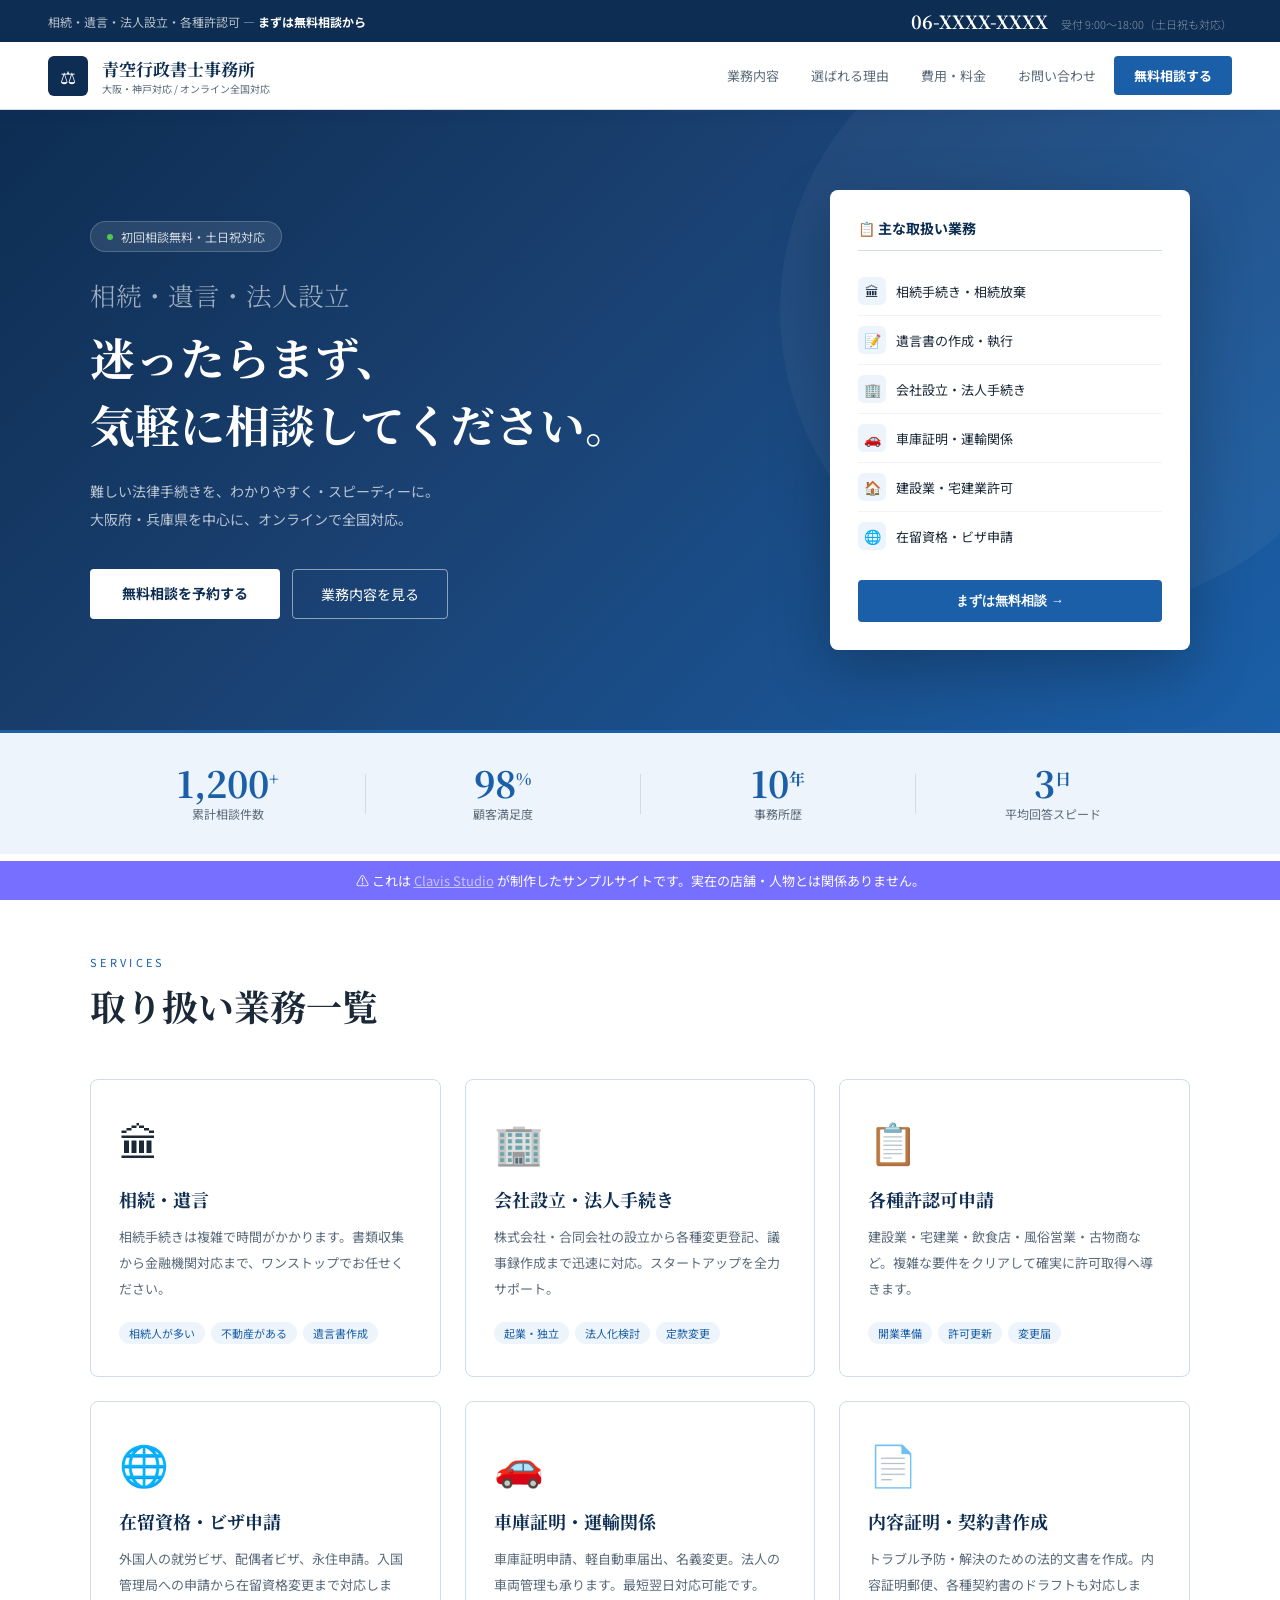
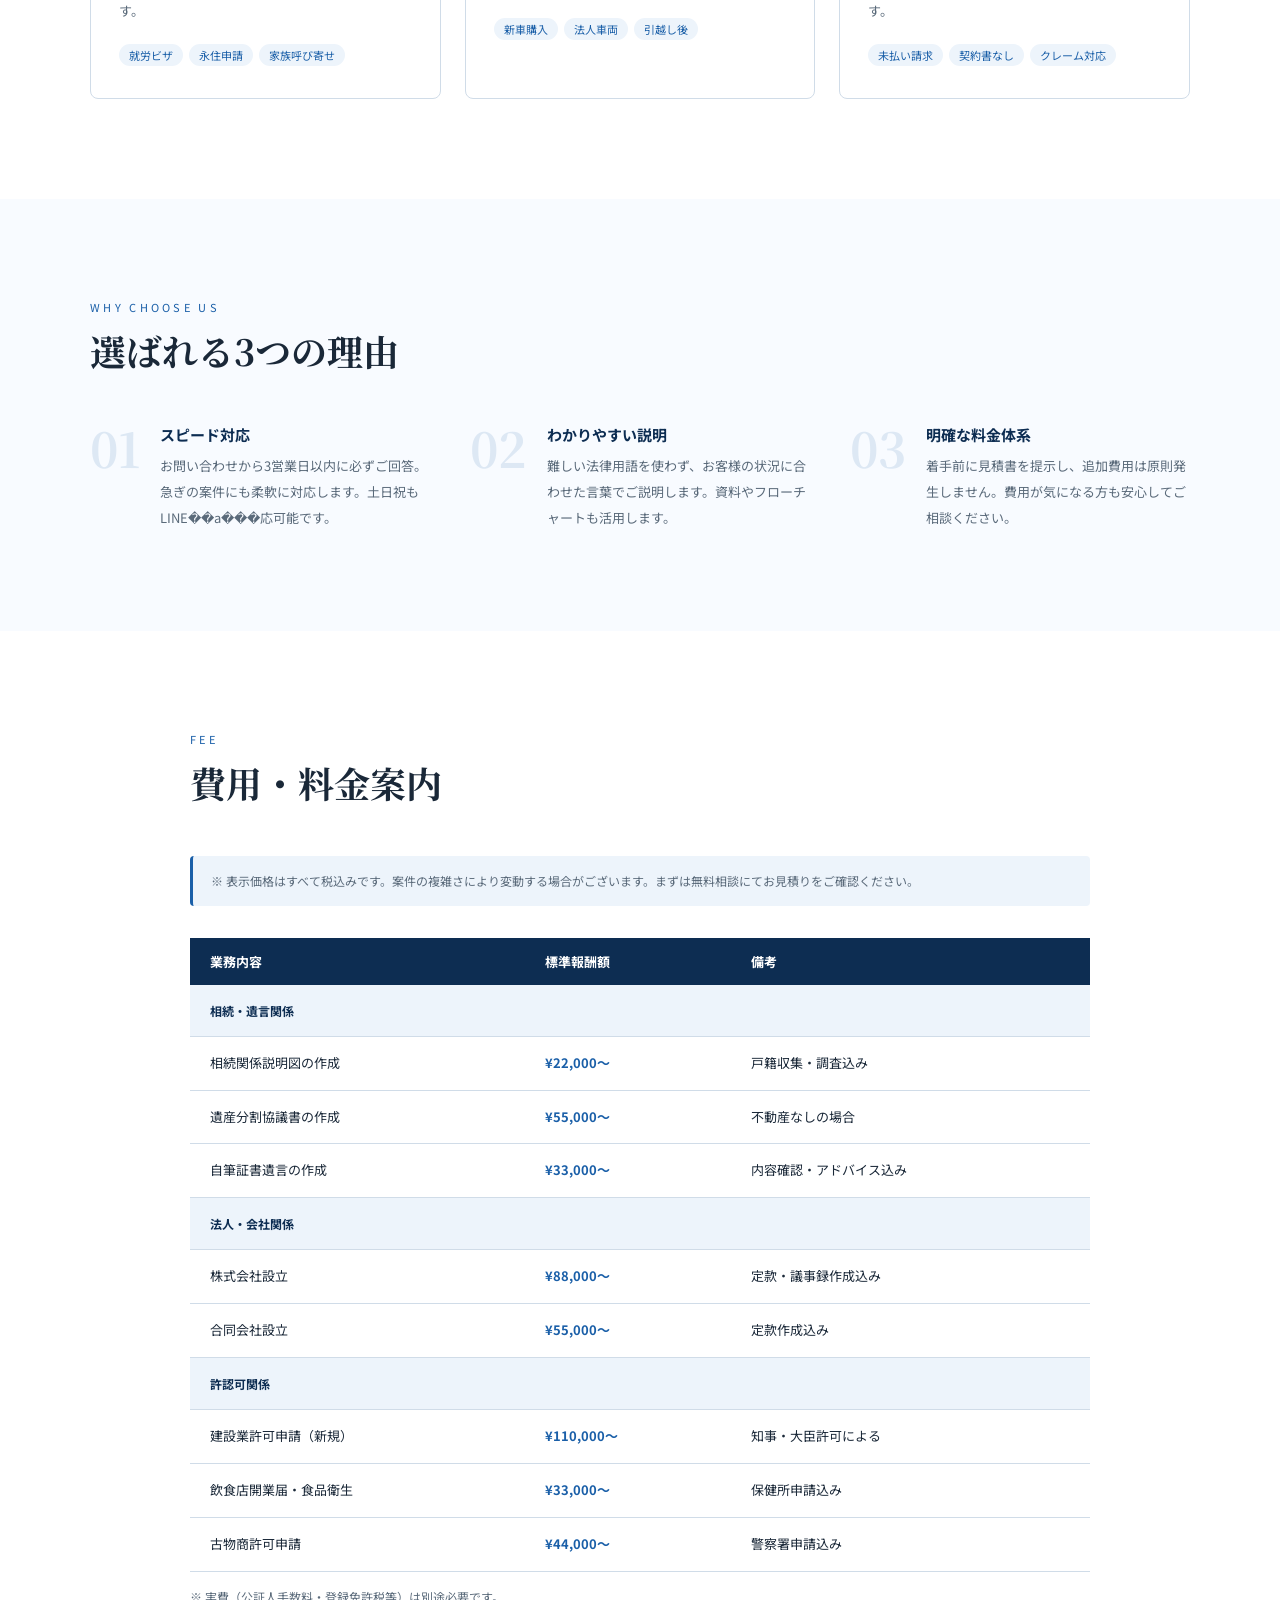
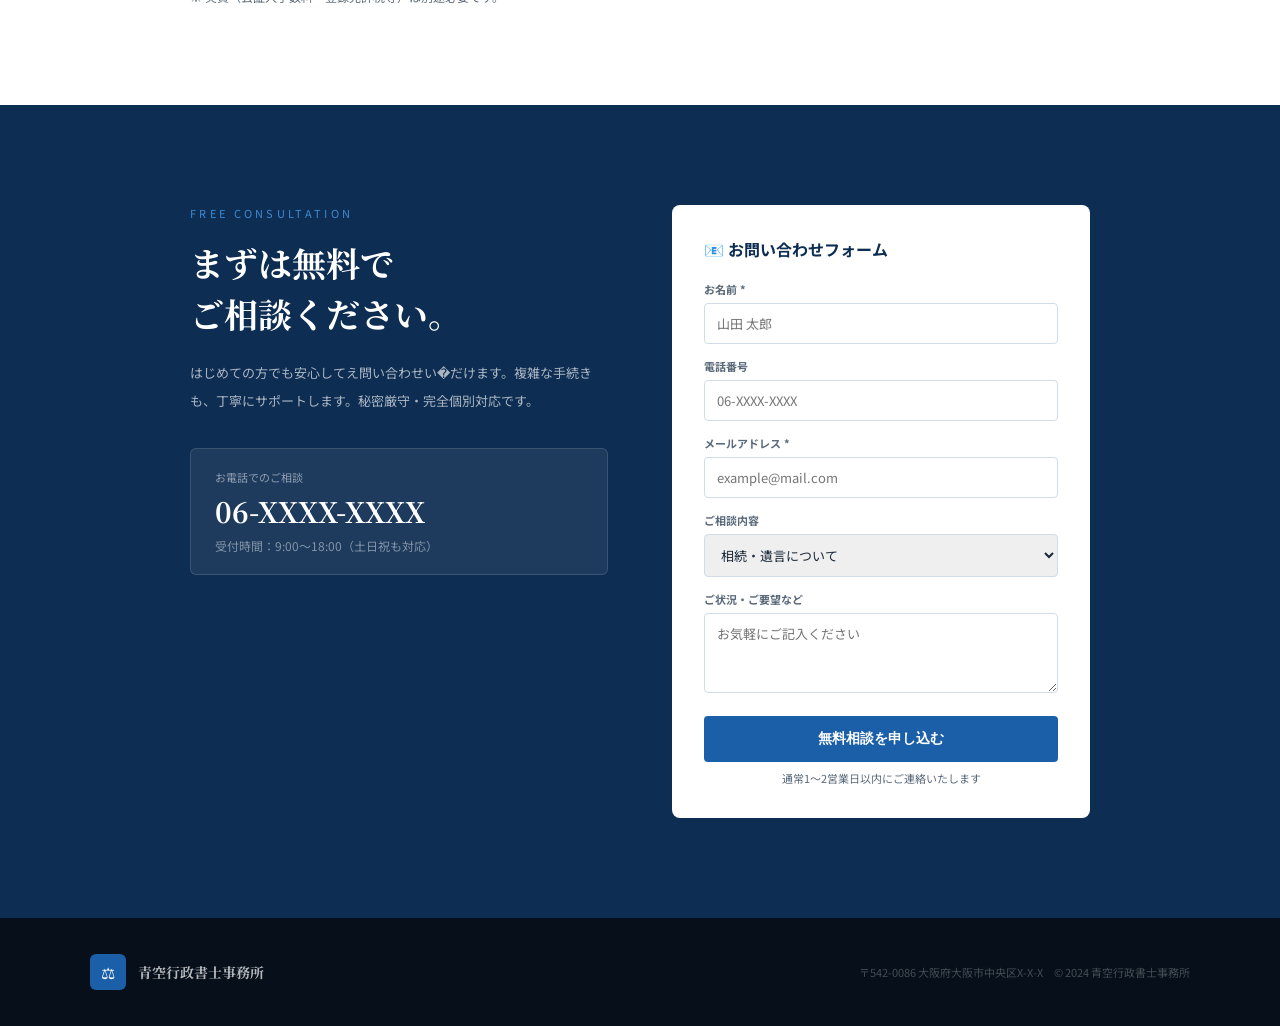
<file: sample-aozora.html>
<!DOCTYPE html>
<html lang="ja">
<head>
  <meta charset="UTF-8" />
  <meta name="viewport" content="width=device-width, initial-scale=1.0" />
  <title>青空行政書士事務所 | 相続・遺言・法人設立</title>
  <link href="https://fonts.googleapis.com/css2?family=Noto+Serif+JP:wght@300;400;700&family=Noto+Sans+JP:wght@300;400;700&display=swap" rel="stylesheet">
  <style>
    *, *::before, *::after { box-sizing: border-box; margin: 0; padding: 0; }
    :root {
      --navy: #0d2d52;
      --blue: #1a5fa8;
      --sky: #3d8ad4;
      --light: #edf4fb;
      --bg: #f8fbff;
      --text: #1a2838;
      --muted: #5a6a7a;
      --border: #d0dce8;
    }
    html { scroll-behavior: smooth; }
    body { font-family: 'Noto Sans JP', sans-serif; color: var(--text); background: #fff; overflow-x: hidden; }
    a { text-decoration: none; color: inherit; }

    /* TOP BAR */
    .topbar {
      background: var(--navy); color: rgba(255,255,255,0.7);
      font-size: 12px; padding: 8px 48px;
      display: flex; justify-content: space-between; align-items: center;
    }
    .topbar strong { color: #fff; }
    .topbar-tel { font-size: 18px; color: #fff; font-family: 'Noto Serif JP', serif; font-weight: 700; }
    .topbar-tel span { font-size: 11px; color: rgba(255,255,255,0.5); margin-left: 8px; font-family: 'Noto Sans JP', sans-serif; font-weight: 300; }

    /* HEADER */
    header {
      position: sticky; top: 0; z-index: 200;
      background: #fff; border-bottom: 1px solid var(--border);
      display: flex; align-items: center; justify-content: space-between;
      padding: 0 48px; height: 68px;
      box-shadow: 0 2px 16px rgba(13,45,82,0.06);
    }
    .logo { display: flex; align-items: center; gap: 14px; }
    .logo-mark {
      width: 40px; height: 40px;
      background: var(--navy); border-radius: 6px;
      display: flex; align-items: center; justify-content: center;
      color: #fff; font-size: 18px;
    }
    .logo-name { font-family: 'Noto Serif JP', serif; font-size: 17px; font-weight: 700; color: var(--navy); }
    .logo-sub { font-size: 10px; color: var(--muted); }
    nav { display: flex; align-items: center; gap: 4px; }
    nav a { padding: 6px 14px; font-size: 13px; color: var(--muted); border-radius: 4px; transition: all 0.2s; }
    nav a:hover { color: var(--blue); background: var(--light); }
    .nav-consult { background: var(--blue); color: #fff !important; padding: 10px 20px; border-radius: 4px; font-weight: 700; }
    .nav-consult:hover { background: var(--navy) !important; }

    /* HERO */
    .hero {
      background: linear-gradient(135deg, var(--navy) 0%, #1a4070 40%, var(--blue) 100%);
      padding: 80px 48px;
      position: relative; overflow: hidden;
      min-height: 520px; display: flex; align-items: center;
    }
    .hero::before {
      content: '';
      position: absolute; right: -100px; top: -100px;
      width: 600px; height: 600px;
      border-radius: 50%;
      background: rgba(255,255,255,0.04);
    }
    .hero-container { max-width: 1100px; margin: 0 auto; width: 100%; display: grid; grid-template-columns: 1fr 360px; gap: 48px; align-items: center; position: relative; z-index: 1; }
    .hero-badge {
      display: inline-flex; align-items: center; gap: 8px;
      background: rgba(255,255,255,0.1); border: 1px solid rgba(255,255,255,0.2);
      border-radius: 20px; padding: 6px 16px;
      font-size: 12px; color: rgba(255,255,255,0.8); margin-bottom: 24px;
    }
    .hero-badge-dot { width: 6px; height: 6px; background: #4ec94e; border-radius: 50%; animation: pulse 2s infinite; }
    @keyframes pulse { 0%, 100% { opacity: 1; } 50% { opacity: 0.4; } }
    .hero h1 { font-family: 'Noto Serif JP', serif; font-size: clamp(28px, 3.5vw, 46px); color: #fff; line-height: 1.5; margin-bottom: 20px; font-weight: 700; }
    .hero h1 strong { display: block; font-size: clamp(18px, 2vw, 26px); color: rgba(255,255,255,0.6); font-weight: 300; margin-bottom: 8px; }
    .hero p { color: rgba(255,255,255,0.7); font-size: 14px; line-height: 2; margin-bottom: 36px; }
    .hero-btns { display: flex; gap: 12px; flex-wrap: wrap; }
    .btn-white { background: #fff; color: var(--navy); padding: 14px 32px; border-radius: 4px; font-size: 14px; font-weight: 700; transition: all 0.2s; }
    .btn-white:hover { background: var(--light); }
    .btn-white-outline { border: 1px solid rgba(255,255,255,0.5); color: #fff; padding: 14px 28px; border-radius: 4px; font-size: 14px; transition: all 0.2s; }
    .btn-white-outline:hover { background: rgba(255,255,255,0.1); }
    .hero-card { background: #fff; border-radius: 8px; padding: 28px; box-shadow: 0 20px 60px rgba(0,0,0,0.25); }
    .hero-card h3 { font-size: 14px; font-weight: 700; color: var(--navy); margin-bottom: 16px; padding-bottom: 12px; border-bottom: 1px solid var(--border); }
    .service-list { list-style: none; }
    .service-list li { display: flex; align-items: center; gap: 10px; padding: 10px 0; border-bottom: 1px solid #f0f4f8; font-size: 13px; }
    .service-list li:last-child { border-bottom: none; }
    .service-icon { width: 28px; height: 28px; background: var(--light); border-radius: 6px; display: flex; align-items: center; justify-content: center; font-size: 14px; flex-shrink: 0; }
    .hero-card-cta { margin-top: 20px; width: 100%; padding: 12px; background: var(--blue); color: #fff; border: none; border-radius: 4px; font-size: 13px; font-weight: 700; cursor: pointer; transition: background 0.2s; }
    .hero-card-cta:hover { background: var(--navy); }

    /* TRUST BAR */
    .trust-bar { background: var(--light); border-top: 3px solid var(--blue); padding: 32px 48px; }
    .trust-container { max-width: 1100px; margin: 0 auto; display: grid; grid-template-columns: repeat(4, 1fr); }
    .trust-item { text-align: center; padding: 0 20px; position: relative; }
    .trust-item + .trust-item::before { content: ''; position: absolute; left: 0; top: 50%; transform: translateY(-50%); height: 40px; width: 1px; background: var(--border); }
    .trust-num { font-family: 'Noto Serif JP', serif; font-size: 36px; font-weight: 700; color: var(--blue); line-height: 1; }
    .trust-num sup { font-size: 16px; }
    .trust-label { font-size: 12px; color: var(--muted); margin-top: 4px; }

    /* SERVICES */
    .services { padding: 100px 48px; }
    .services-container { max-width: 1100px; margin: 0 auto; }
    .section-label { font-size: 11px; letter-spacing: 0.3em; color: var(--blue); text-transform: uppercase; margin-bottom: 10px; }
    .section-title { font-family: 'Noto Serif JP', serif; font-size: clamp(24px, 3vw, 36px); font-weight: 700; margin-bottom: 48px; }
    .service-grid { display: grid; grid-template-columns: repeat(3, 1fr); gap: 24px; }
    .service-card {
      border: 1px solid var(--border); border-radius: 8px; padding: 32px 28px;
      transition: all 0.2s; position: relative; overflow: hidden;
    }
    .service-card::before {
      content: ''; position: absolute; top: 0; left: 0; right: 0; height: 3px;
      background: var(--blue); transform: scaleX(0); transform-origin: left; transition: transform 0.3s;
    }
    .service-card:hover { border-color: var(--sky); box-shadow: 0 8px 32px rgba(29,95,168,0.1); }
    .service-card:hover::before { transform: scaleX(1); }
    .sc-icon { font-size: 40px; margin-bottom: 16px; }
    .sc-title { font-family: 'Noto Serif JP', serif; font-size: 18px; font-weight: 700; color: var(--navy); margin-bottom: 12px; }
    .sc-text { font-size: 13px; color: var(--muted); line-height: 2; margin-bottom: 20px; }
    .sc-tags { display: flex; flex-wrap: wrap; gap: 6px; }
    .sc-tag { background: var(--light); font-size: 11px; color: var(--blue); padding: 3px 10px; border-radius: 12px; }

    /* WHY */
    .why { padding: 100px 48px; background: var(--bg); }
    .why-container { max-width: 1100px; margin: 0 auto; }
    .why-grid { display: grid; grid-template-columns: repeat(3, 1fr); gap: 40px; margin-top: 48px; }
    .why-item { display: flex; gap: 20px; }
    .why-num { font-family: 'Noto Serif JP', serif; font-size: 48px; color: rgba(29,95,168,0.12); font-weight: 700; line-height: 1; flex-shrink: 0; }
    .why-title { font-weight: 700; font-size: 15px; color: var(--navy); margin-bottom: 8px; }
    .why-text { font-size: 13px; color: var(--muted); line-height: 2; }

    /* FEE TABLE */
    .fee { padding: 100px 48px; }
    .fee-container { max-width: 900px; margin: 0 auto; }
    .fee-note { font-size: 12px; color: var(--muted); margin-bottom: 32px; background: var(--light); padding: 14px 18px; border-radius: 4px; border-left: 3px solid var(--blue); line-height: 1.8; }
    .fee-table { width: 100%; border-collapse: collapse; }
    .fee-table thead th { background: var(--navy); color: #fff; font-size: 13px; padding: 14px 20px; text-align: left; font-weight: 700; }
    .fee-table tbody tr { border-bottom: 1px solid var(--border); transition: background 0.15s; }
    .fee-table tbody tr:hover { background: var(--light); }
    .fee-table tbody td { padding: 16px 20px; font-size: 13px; line-height: 1.6; }
    .fee-table .price { font-weight: 700; color: var(--blue); white-space: nowrap; }
    .fee-table .category { background: var(--light); font-weight: 700; font-size: 12px; color: var(--navy); }
    .fee-disclaimer { font-size: 12px; color: var(--muted); margin-top: 16px; }

    /* CONTACT */
    .contact { padding: 100px 48px; background: var(--navy); position: relative; overflow: hidden; }
    .contact-container { max-width: 900px; margin: 0 auto; display: grid; grid-template-columns: 1fr 1fr; gap: 64px; }
    .contact-label { font-size: 11px; letter-spacing: 0.3em; color: var(--sky); text-transform: uppercase; margin-bottom: 16px; }
    .contact h2 { font-family: 'Noto Serif JP', serif; font-size: clamp(24px, 3vw, 34px); color: #fff; font-weight: 700; line-height: 1.5; margin-bottom: 20px; }
    .contact-desc { color: rgba(255,255,255,0.65); font-size: 13px; line-height: 2.2; margin-bottom: 32px; }
    .contact-tel-box { background: rgba(255,255,255,0.07); border: 1px solid rgba(255,255,255,0.12); border-radius: 6px; padding: 20px 24px; }
    .contact-tel-label { font-size: 11px; color: rgba(255,255,255,0.5); margin-bottom: 6px; }
    .contact-tel { font-family: 'Noto Serif JP', serif; font-size: 28px; color: #fff; font-weight: 700; }
    .contact-hours { font-size: 12px; color: rgba(255,255,255,0.45); margin-top: 6px; }
    .contact-form { background: #fff; border-radius: 8px; padding: 32px; }
    .contact-form h3 { font-size: 16px; font-weight: 700; color: var(--navy); margin-bottom: 20px; }
    .form-group { margin-bottom: 14px; }
    .form-group label { display: block; font-size: 11px; color: var(--muted); margin-bottom: 6px; font-weight: 700; }
    .form-group input, .form-group select, .form-group textarea {
      width: 100%; padding: 10px 12px;
      border: 1px solid var(--border); border-radius: 4px;
      font-size: 13px; color: var(--text); font-family: inherit;
      transition: border-color 0.2s;
    }
    .form-group input:focus, .form-group select:focus, .form-group textarea:focus { outline: none; border-color: var(--blue); }
    .form-group textarea { height: 80px; resize: vertical; }
    .form-submit { width: 100%; padding: 14px; background: var(--blue); color: #fff; border: none; border-radius: 4px; font-size: 14px; font-weight: 700; cursor: pointer; margin-top: 4px; transition: background 0.2s; }
    .form-submit:hover { background: var(--navy); }
    .form-note { font-size: 11px; color: var(--muted); margin-top: 8px; text-align: center; }

    /* FOOTER */
    footer { background: #060f1a; padding: 36px 48px; }
    .footer-inner { max-width: 1100px; margin: 0 auto; display: flex; justify-content: space-between; align-items: center; }
    .footer-logo-wrap { display: flex; align-items: center; gap: 12px; }
    .footer-logo-mark { width: 36px; height: 36px; background: var(--blue); border-radius: 6px; display: flex; align-items: center; justify-content: center; color: #fff; font-size: 16px; }
    .footer-logo-text { font-family: 'Noto Serif JP', serif; font-size: 14px; color: rgba(255,255,255,0.7); font-weight: 700; }
    .footer-copy { font-size: 11px; color: rgba(255,255,255,0.25); }

    /* SAMPLE BANNER */
    .sample-banner {
      position: fixed; bottom: 0; left: 0; right: 0;
      background: rgba(108,99,255,0.92); color: #fff;
      text-align: center; padding: 10px; font-size: 13px;
      backdrop-filter: blur(4px); z-index: 999;
    }
    .sample-banner a { color: #c7c3ff; text-decoration: underline; }

    @media (max-width: 768px) {
      .topbar { padding: 8px 16px; }
      .topbar-tel { display: none; }
      header { padding: 0 16px; }
      nav a:not(.nav-consult) { display: none; }
      .hero { padding: 48px 16px; }
      .hero-container { grid-template-columns: 1fr; }
      .hero-card { display: none; }
      .trust-bar { padding: 24px 16px; }
      .trust-container { grid-template-columns: repeat(2, 1fr); gap: 20px; }
      .trust-item::before { display: none; }
      .services, .why, .fee, .contact { padding: 64px 16px; }
      .service-grid { grid-template-columns: 1fr; }
      .why-grid { grid-template-columns: 1fr; }
      .contact-container { grid-template-columns: 1fr; }
      footer { padding: 32px 16px; }
      .footer-inner { flex-direction: column; gap: 16px; text-align: center; }
    }
  </style>
</head>
<body>

  <div class="topbar">
    <span>相続・遺言・法人設立・各種許認可 — <strong>まずは無料相談から</strong></span>
    <span class="topbar-tel">06-XXXX-XXXX <span>受付 9:00〜18:00（土日祝も対応）</span></span>
  </div>

  <header>
    <div class="logo">
      <div class="logo-mark">⚖</div>
      <div>
        <p class="logo-name">青空行政書士事務所</p>
        <p class="logo-sub">大阪・神戸対応 / オンライン全国対応</p>
      </div>
    </div>
    <nav>
      <a href="#services">業務内容</a>
      <a href="#why">選ばれる理由</a>
      <a href="#fee">費用・料金</a>
      <a href="#contact">お問い合わせ</a>
      <a href="#contact" class="nav-consult">無料相談する</a>
    </nav>
  </header>

  <section class="hero">
    <div class="hero-container">
      <div>
        <div class="hero-badge">
          <span class="hero-badge-dot"></span>
          初回相談無料・土日祝対応
        </div>
        <h1>
          <strong>相続・遺言・法人設立</strong>
          迷ったらまず、<br>気軽に相談してください。
        </h1>
        <p>難しい法律手続きを、わかりやすく・スピーディーに。<br>大阪府・兵庫県を中心に、オンラインで全国対応。</p>
        <div class="hero-btns">
          <a href="#contact" class="btn-white">無料相談を予約する</a>
          <a href="#services" class="btn-white-outline">業務内容を見る</a>
        </div>
      </div>
      <div class="hero-card">
        <h3>📋 主な取扱い業務</h3>
        <ul class="service-list">
          <li><div class="service-icon">🏛</div>相続手続き・相続放棄</li>
          <li><div class="service-icon">📝</div>遺言書の作成・執行</li>
          <li><div class="service-icon">🏢</div>会社設立・法人手続き</li>
          <li><div class="service-icon">🚗</div>車庫証明・運輸関係</li>
          <li><div class="service-icon">🏠</div>建設業・宅建業許可</li>
          <li><div class="service-icon">🌐</div>在留資格・ビザ申請</li>
        </ul>
        <button class="hero-card-cta" onclick="location.href='#contact'">まずは無料相談 →</button>
      </div>
    </div>
  </section>

  <div class="trust-bar">
    <div class="trust-container">
      <div class="trust-item">
        <p class="trust-num">1,200<sup>+</sup></p>
        <p class="trust-label">累計相談件数</p>
      </div>
      <div class="trust-item">
        <p class="trust-num">98<sup>%</sup></p>
        <p class="trust-label">顧客満足度</p>
      </div>
      <div class="trust-item">
        <p class="trust-num">10<sup>年</sup></p>
        <p class="trust-label">事務所歴</p>
      </div>
      <div class="trust-item">
        <p class="trust-num">3<sup>日</sup></p>
        <p class="trust-label">平均回答スピード</p>
      </div>
    </div>
  </div>

  <section class="services" id="services">
    <div class="services-container">
      <p class="section-label">Services</p>
      <h2 class="section-title">取り扱い業務一覧</h2>
      <div class="service-grid">
        <div class="service-card">
          <div class="sc-icon">🏛</div>
          <p class="sc-title">相続・遺言</p>
          <p class="sc-text">相続手続きは複雑で時間がかかります。書類収集から金融機関対応まで、ワンストップでお任せください。</p>
          <div class="sc-tags"><span class="sc-tag">相続人が多い</span><span class="sc-tag">不動産がある</span><span class="sc-tag">遺言書作成</span></div>
        </div>
        <div class="service-card">
          <div class="sc-icon">🏢</div>
          <p class="sc-title">会社設立・法人手続き</p>
          <p class="sc-text">株式会社・合同会社の設立から各種変更登記、議事録作成まで迅速に対応。スタートアップを全力サポート。</p>
          <div class="sc-tags"><span class="sc-tag">起業・独立</span><span class="sc-tag">法人化検討</span><span class="sc-tag">定款変更</span></div>
        </div>
        <div class="service-card">
          <div class="sc-icon">📋</div>
          <p class="sc-title">各種許認可申請</p>
          <p class="sc-text">建設業・宅建業・飲食店・風俗営業・古物商など。複雑な要件をクリアして確実に許可取得へ導きます。</p>
          <div class="sc-tags"><span class="sc-tag">開業準備</span><span class="sc-tag">許可更新</span><span class="sc-tag">変更届</span></div>
        </div>
        <div class="service-card">
          <div class="sc-icon">🌐</div>
          <p class="sc-title">在留資格・ビザ申請</p>
          <p class="sc-text">外国人の就労ビザ、配偶者ビザ、永住申請。入国管理局への申請から在留資格変更まで対応します。</p>
          <div class="sc-tags"><span class="sc-tag">就労ビザ</span><span class="sc-tag">永住申請</span><span class="sc-tag">家族呼び寄せ</span></div>
        </div>
        <div class="service-card">
          <div class="sc-icon">🚗</div>
          <p class="sc-title">車庫証明・運輸関係</p>
          <p class="sc-text">車庫証明申請、軽自動車届出、名義変更。法人の車両管理も承ります。最短翌日対応可能です。</p>
          <div class="sc-tags"><span class="sc-tag">新車購入</span><span class="sc-tag">法人車両</span><span class="sc-tag">引越し後</span></div>
        </div>
        <div class="service-card">
          <div class="sc-icon">📄</div>
          <p class="sc-title">内容証明・契約書作成</p>
          <p class="sc-text">トラブル予防・解決のための法的文書を作成。内容証明郵便、各種契約書のドラフトも対応します。</p>
          <div class="sc-tags"><span class="sc-tag">未払い請求</span><span class="sc-tag">契約書なし</span><span class="sc-tag">クレーム対応</span></div>
        </div>
      </div>
    </div>
  </section>

  <section class="why" id="why">
    <div class="why-container">
      <p class="section-label">Why Choose Us</p>
      <h2 class="section-title">選ばれる3つの理由</h2>
      <div class="why-grid">
        <div class="why-item">
          <div class="why-num">01</div>
          <div>
            <p class="why-title">スピード対応</p>
            <p class="why-text">お問い合わせから3営業日以内に必ずご回答。急ぎの案件にも柔軟に対応します。土日祝もLINE��a���応可能です。</p>
          </div>
        </div>
        <div class="why-item">
          <div class="why-num">02</div>
          <div>
            <p class="why-title">わかりやすい説明</p>
            <p class="why-text">難しい法律用語を使わず、お客様の状況に合わせた言葉でご説明します。資料やフローチャートも活用します。</p>
          </div>
        </div>
        <div class="why-item">
          <div class="why-num">03</div>
          <div>
            <p class="why-title">明確な料金体系</p>
            <p class="why-text">着手前に見積書を提示し、追加費用は原則発生しません。費用が気になる方も安心してご相談ください。</p>
          </div>
        </div>
      </div>
    </div>
  </section>

  <section class="fee" id="fee">
    <div class="fee-container">
      <p class="section-label">Fee</p>
      <h2 class="section-title">費用・料金案内</h2>
      <p class="fee-note">※ 表示価格はすべて税込みです。案件の複雑さにより変動する場合がございます。まずは無料相談にてお見積りをご確認ください。</p>
      <table class="fee-table">
        <thead>
          <tr><th>業務内容</th><th>標準報酬額</th><th>備考</th></tr>
        </thead>
        <tbody>
          <tr><td colspan="3" class="category">相続・遺言関係</td></tr>
          <tr><td>相続関係説明図の作成</td><td class="price">¥22,000〜</td><td>戸籍収集・調査込み</td></tr>
          <tr><td>遺産分割協議書の作成</td><td class="price">¥55,000〜</td><td>不動産なしの場合</td></tr>
          <tr><td>自筆証書遺言の作成</td><td class="price">¥33,000〜</td><td>内容確認・アドバイス込み</td></tr>
          <tr><td colspan="3" class="category">法人・会社関係</td></tr>
          <tr><td>株式会社設立</td><td class="price">¥88,000〜</td><td>定款・議事録作成込み</td></tr>
          <tr><td>合同会社設立</td><td class="price">¥55,000〜</td><td>定款作成込み</td></tr>
          <tr><td colspan="3" class="category">許認可関係</td></tr>
          <tr><td>建設業許可申請（新規）</td><td class="price">¥110,000〜</td><td>知事・大臣許可による</td></tr>
          <tr><td>飲食店開業届・食品衛生</td><td class="price">¥33,000〜</td><td>保健所申請込み</td></tr>
          <tr><td>古物商許可申請</td><td class="price">¥44,000〜</td><td>警察署申請込み</td></tr>
        </tbody>
      </table>
      <p class="fee-disclaimer">※ 実費（公証人手数料・登録免許税等）は別途必要です。</p>
    </div>
  </section>

  <section class="contact" id="contact">
    <div class="contact-container">
      <div>
        <p class="contact-label">Free Consultation</p>
        <h2>まずは無料で<br>ご相談ください。</h2>
        <p class="contact-desc">はじめての方でも安心してえ問い合わせい�だけます。複雑な手続きも、丁寧にサポートします。秘密厳守・完全個別対応です。</p>
        <div class="contact-tel-box">
          <p class="contact-tel-label">お電話でのご相談</p>
          <p class="contact-tel">06-XXXX-XXXX</p>
          <p class="contact-hours">受付時間：9:00〜18:00（土日祝も対応）</p>
        </div>
      </div>
      <div class="contact-form">
        <h3>📧 お問い合わせフォーム</h3>
        <div class="form-group"><label>お名前 *</label><input type="text" placeholder="山田 太郎"></div>
        <div class="form-group"><label>電話番号</label><input type="tel" placeholder="06-XXXX-XXXX"></div>
        <div class="form-group"><label>メールアドレス *</label><input type="email" placeholder="example@mail.com"></div>
        <div class="form-group"><label>ご相談内容</label>
          <select>
            <option>相続・遺言について</option>
            <option>会社設立について</option>
            <option>許認可申請について</option>
            <option>在留資格・ビザについて</option>
            <option>その他</option>
          </select>
        </div>
        <div class="form-group"><label>ご状況・ご要望など</label><textarea placeholder="お気軽にご記入ください"></textarea></div>
        <button class="form-submit">無料相談を申し込む</button>
        <p class="form-note">通常1〜2営業日以内にご連絡いたします</p>
      </div>
    </div>
  </section>

  <footer>
    <div class="footer-inner">
      <div class="footer-logo-wrap">
        <div class="footer-logo-mark">⚖</div>
        <p class="footer-logo-text">青空行政書士事務所</p>
      </div>
      <p class="footer-copy">〒542-0086 大阪府大阪市中央区X-X-X　© 2024 青空行政書士事務所</p>
    </div>
  </footer>

  <div class="sample-banner">
    ⚠ これは <a href="index.html#works">Clavis Studio</a> が制作したサンプルサイトです。実在の店舗・人物とは関係ありません。
  </div>

</body>
</html>
</file>
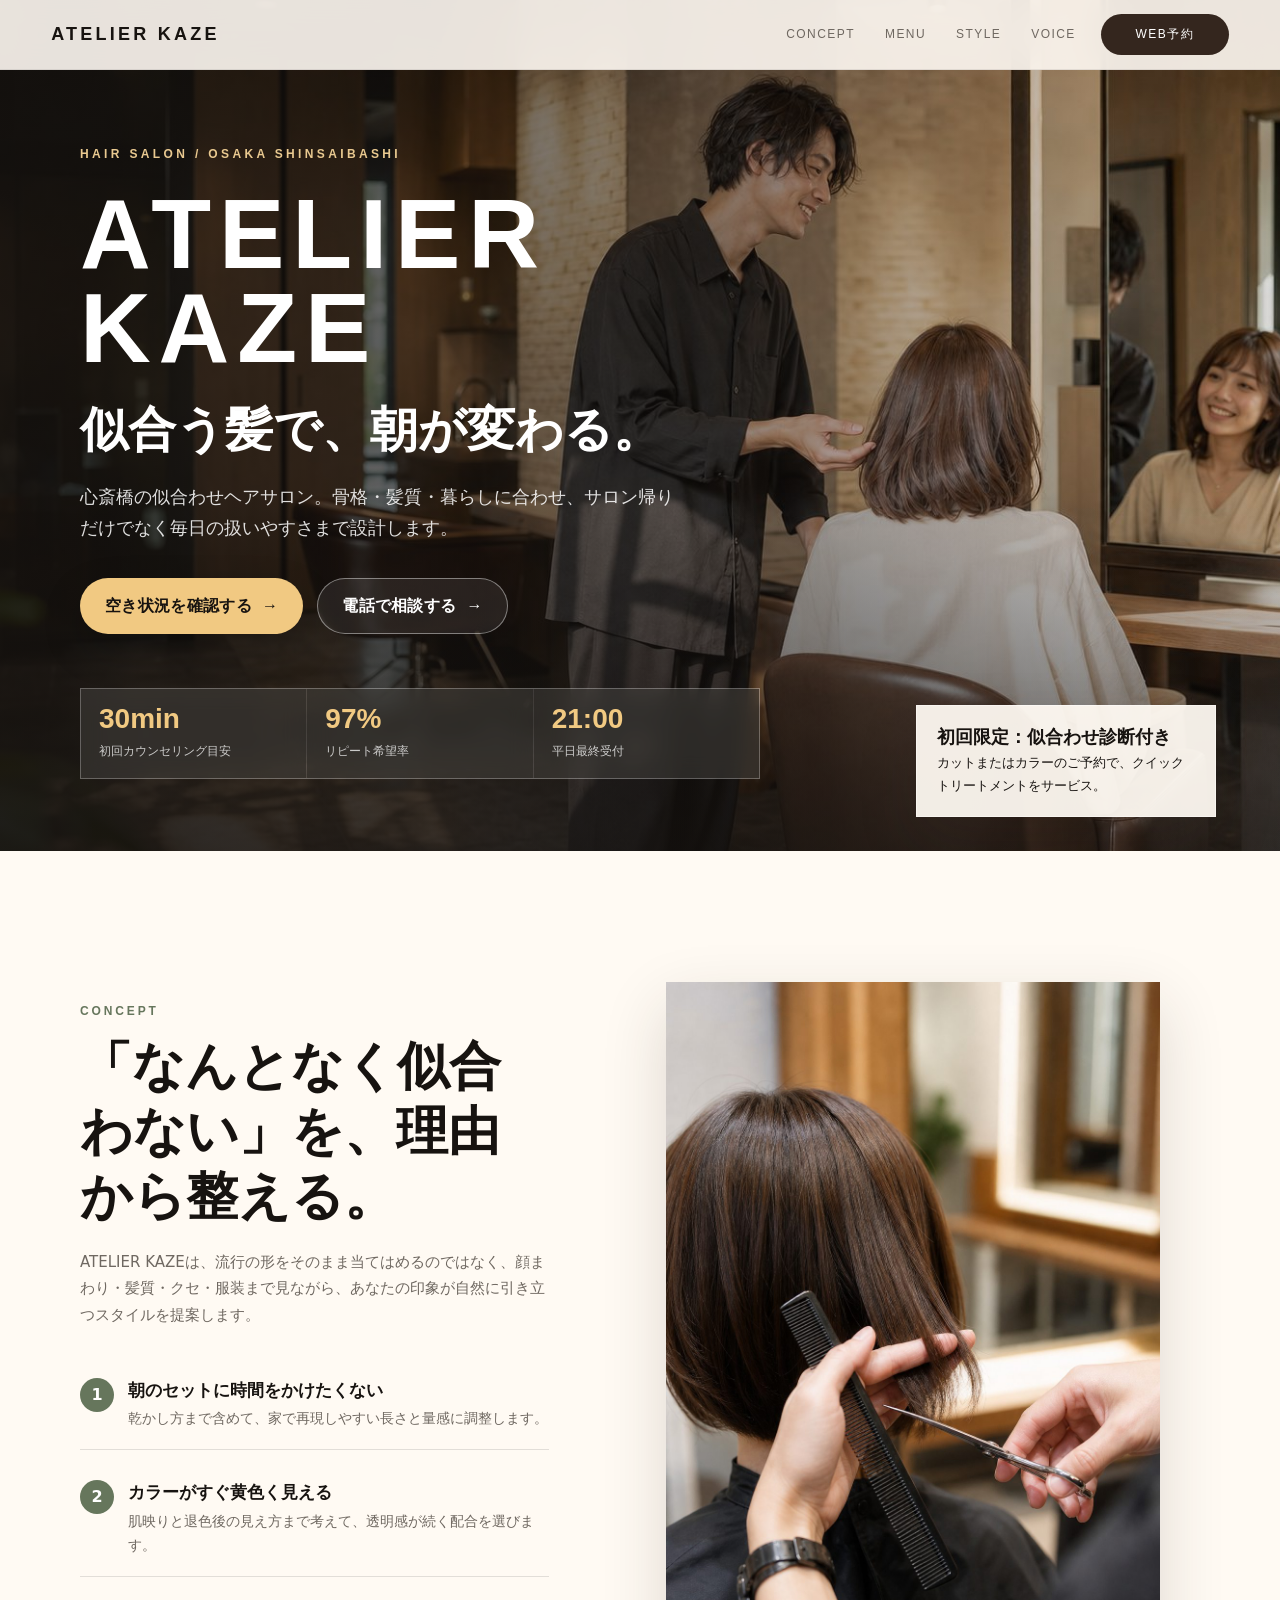
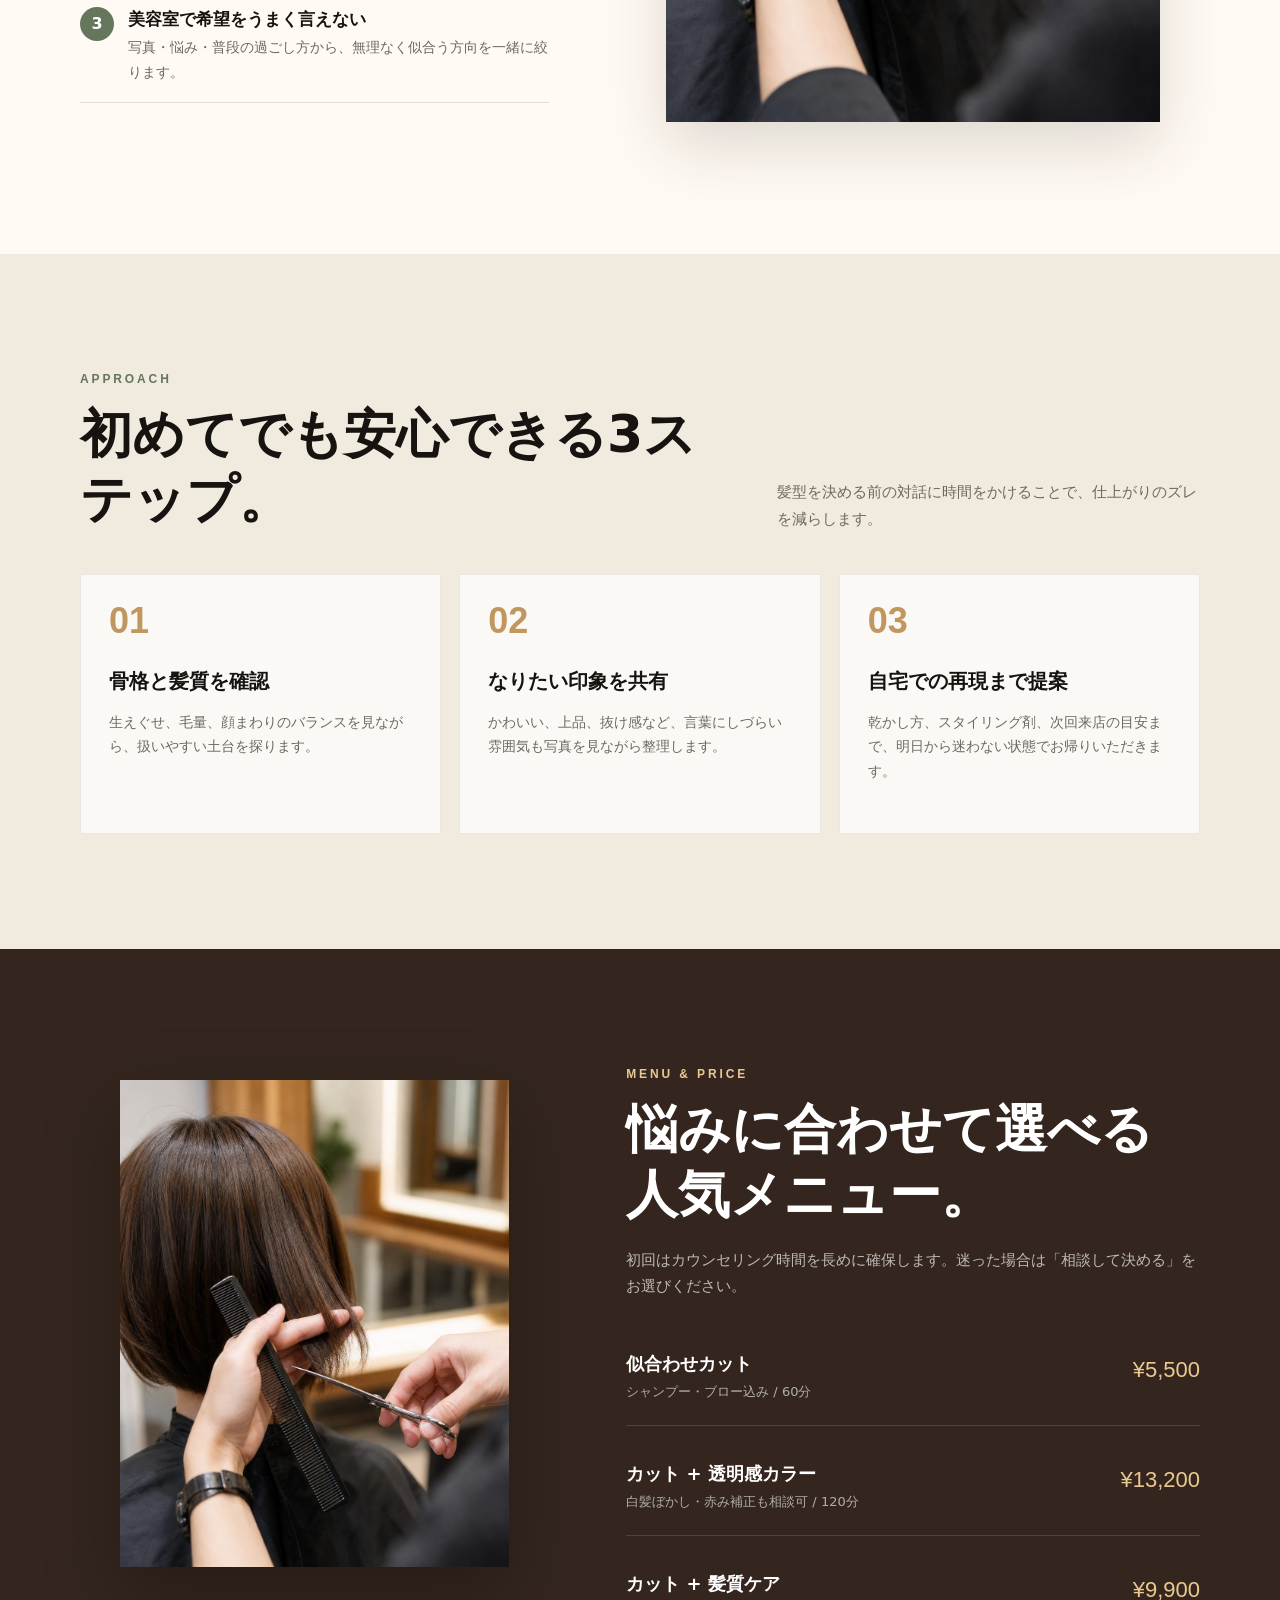
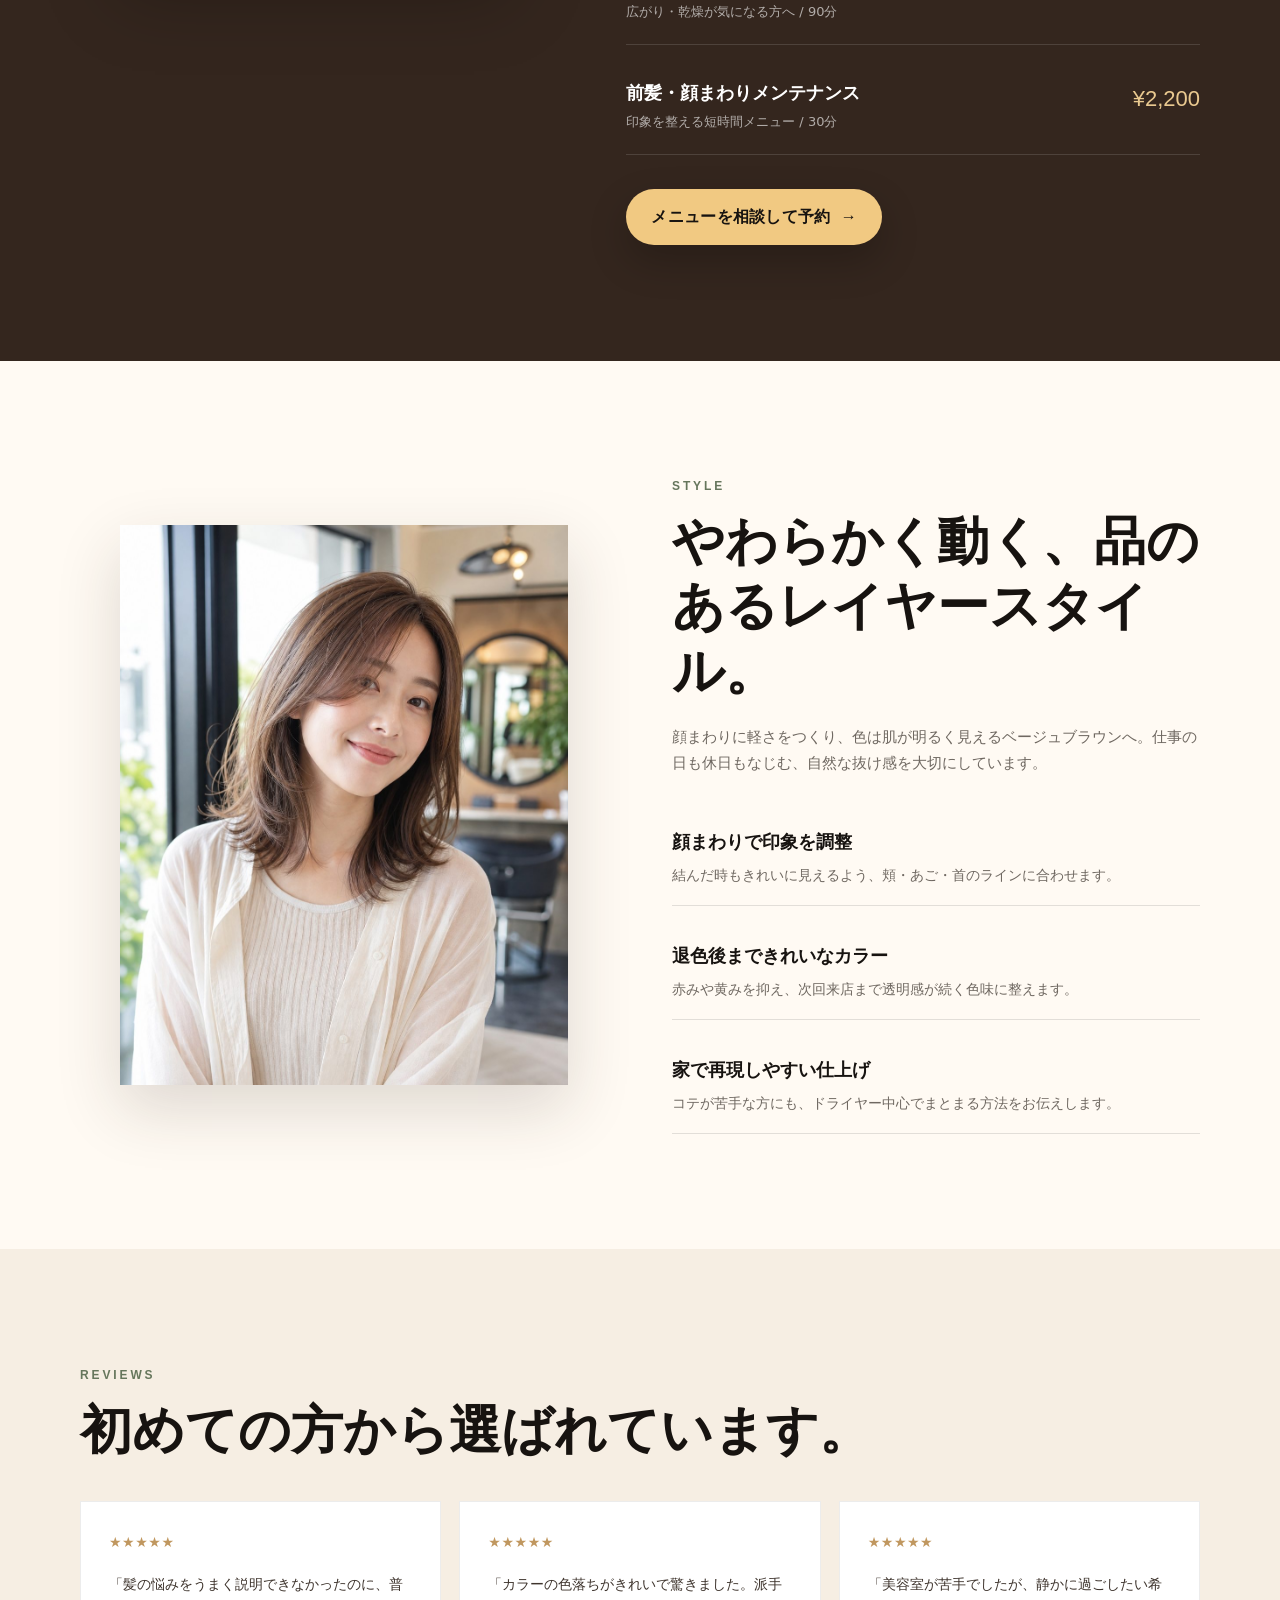
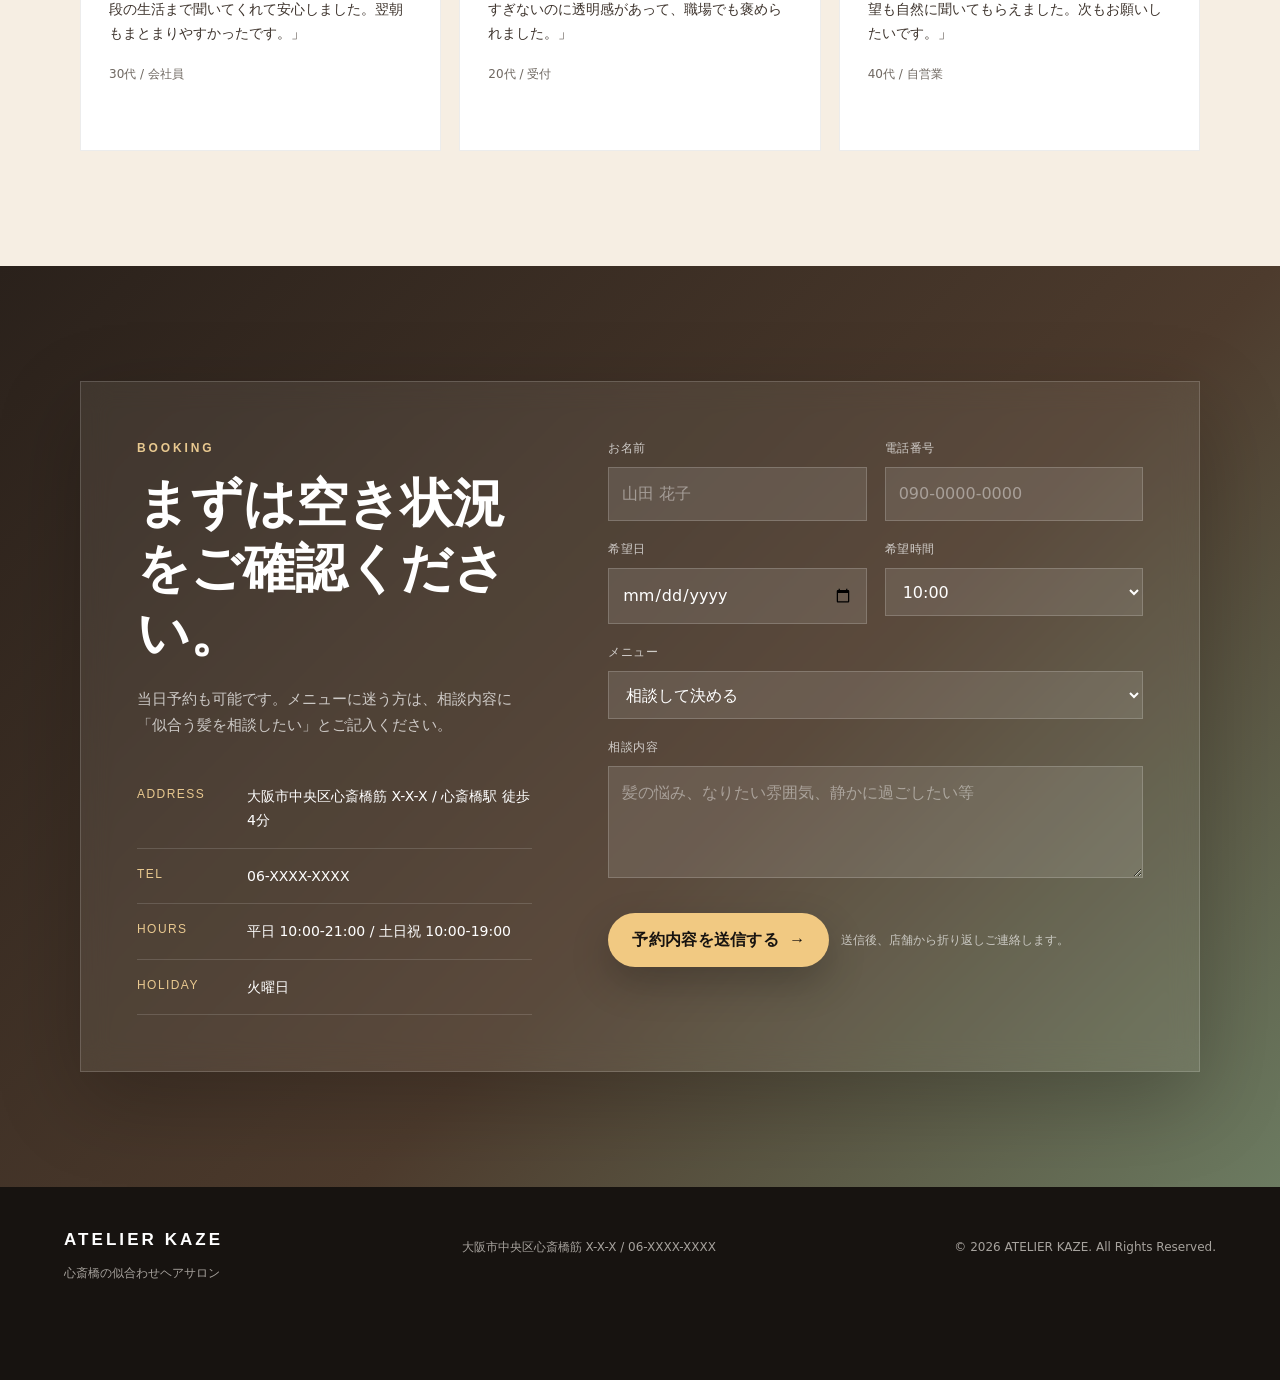
<file: sample-atelier-kaze.html>
<!DOCTYPE html>
<html lang="ja">
<head>
  <meta charset="UTF-8" />
  <meta name="viewport" content="width=device-width, initial-scale=1.0" />
  <meta name="description" content="心斎橋のヘアサロン ATELIER KAZE。骨格・髪質・ライフスタイルに合わせたカットと透明感カラーで、毎朝まとまる髪へ。初回カウンセリング付き。" />
  <title>ATELIER KAZE | 心斎橋の似合わせヘアサロン</title>
  <style>
    *, *::before, *::after { box-sizing: border-box; }
    :root {
      --ink: #171310;
      --paper: #fffaf3;
      --surface: #f6eee3;
      --surface-strong: #eadcc9;
      --brown: #6f523d;
      --brown-dark: #34261e;
      --green: #66765c;
      --gold: #c0975f;
      --muted: #6f6861;
      --line: rgba(23, 19, 16, 0.12);
      --white: #ffffff;
      --shadow: 0 24px 60px rgba(52, 38, 30, 0.16);
    }

    html { scroll-behavior: smooth; }
    body {
      margin: 0;
      font-family: system-ui, -apple-system, BlinkMacSystemFont, "Segoe UI", sans-serif;
      color: var(--ink);
      background: var(--paper);
      line-height: 1.75;
      overflow-x: hidden;
    }
    img { display: block; width: 100%; height: auto; }
    a { color: inherit; text-decoration: none; }
    button, input, select, textarea { font: inherit; }

    .site-header {
      position: fixed;
      inset: 0 0 auto;
      z-index: 30;
      height: 70px;
      display: flex;
      align-items: center;
      justify-content: space-between;
      padding: 0 clamp(18px, 4vw, 56px);
      background: rgba(255, 250, 243, 0.9);
      border-bottom: 1px solid rgba(23, 19, 16, 0.08);
      backdrop-filter: blur(18px);
    }
    .logo {
      font-family: "Trebuchet MS", "Segoe UI", sans-serif;
      font-weight: 700;
      font-size: 18px;
      letter-spacing: 0.18em;
      white-space: nowrap;
    }
    .nav {
      display: flex;
      align-items: center;
      gap: 4px;
    }
    .nav a {
      padding: 10px 13px;
      font-family: "Trebuchet MS", "Segoe UI", sans-serif;
      font-size: 12px;
      letter-spacing: 0.12em;
      color: var(--muted);
      text-transform: uppercase;
    }
    .nav a:hover { color: var(--ink); }
    .nav .nav-book {
      min-width: 128px;
      margin-left: 8px;
      text-align: center;
      color: var(--white);
      background: var(--brown-dark);
      border-radius: 999px;
      transition: transform 0.2s ease, background 0.2s ease;
    }
    .nav .nav-book:hover {
      color: var(--white);
      background: var(--green);
      transform: translateY(-1px);
    }

    .hero {
      min-height: 94vh;
      display: grid;
      align-items: stretch;
      background: var(--brown-dark);
      color: var(--white);
      position: relative;
      overflow: hidden;
    }
    .hero::after {
      content: "";
      position: absolute;
      inset: 0;
      background:
        linear-gradient(90deg, rgba(23, 19, 16, 0.82) 0%, rgba(23, 19, 16, 0.56) 42%, rgba(23, 19, 16, 0.1) 100%),
        linear-gradient(0deg, rgba(23, 19, 16, 0.62), transparent 42%);
      pointer-events: none;
    }
    .hero-img {
      position: absolute;
      inset: 0;
      width: 100%;
      height: 100%;
      object-fit: cover;
      object-position: center;
    }
    .hero-content {
      position: relative;
      z-index: 1;
      width: min(1120px, calc(100% - 40px));
      margin: 0 auto;
      padding: 144px 0 72px;
      display: grid;
      align-content: center;
      min-height: 94vh;
    }
    .eyebrow {
      font-family: "Trebuchet MS", "Segoe UI", sans-serif;
      font-size: 12px;
      font-weight: 700;
      letter-spacing: 0.28em;
      text-transform: uppercase;
      color: #e9c990;
      margin: 0 0 22px;
    }
    .hero h1 {
      max-width: 760px;
      margin: 0;
      font-family: "Trebuchet MS", "Segoe UI", sans-serif;
      font-size: clamp(44px, 7.8vw, 98px);
      line-height: 0.96;
      letter-spacing: 0.08em;
      font-weight: 700;
      text-transform: uppercase;
    }
    .hero-tagline {
      max-width: 720px;
      margin: 24px 0 0;
      font-size: clamp(26px, 3.8vw, 48px);
      font-weight: 700;
      line-height: 1.28;
      letter-spacing: 0;
    }
    .hero-copy {
      max-width: 610px;
      margin: 20px 0 0;
      font-size: clamp(15px, 1.5vw, 18px);
      color: rgba(255, 255, 255, 0.86);
    }
    .hero-actions {
      display: flex;
      flex-wrap: wrap;
      gap: 14px;
      margin-top: 34px;
    }
    .btn {
      display: inline-flex;
      align-items: center;
      justify-content: center;
      gap: 10px;
      min-height: 50px;
      padding: 13px 24px;
      border: 1px solid transparent;
      border-radius: 999px;
      font-weight: 700;
      letter-spacing: 0.02em;
      transition: transform 0.2s ease, box-shadow 0.2s ease, background 0.2s ease, color 0.2s ease;
    }
    .btn::after {
      content: "→";
      font-family: "Trebuchet MS", "Segoe UI", sans-serif;
      font-size: 16px;
      line-height: 1;
    }
    .btn-primary {
      background: #f1c982;
      color: var(--ink);
      box-shadow: 0 16px 38px rgba(0, 0, 0, 0.22);
    }
    .btn-secondary {
      border-color: rgba(255, 255, 255, 0.42);
      color: var(--white);
      background: rgba(255, 255, 255, 0.08);
    }
    .btn:hover { transform: translateY(-2px); }
    .hero-proof {
      display: grid;
      grid-template-columns: repeat(3, minmax(0, 1fr));
      gap: 1px;
      width: min(680px, 100%);
      margin-top: 54px;
      background: rgba(255, 255, 255, 0.18);
      border: 1px solid rgba(255, 255, 255, 0.18);
    }
    .proof-item {
      min-height: 88px;
      padding: 16px 18px;
      background: rgba(23, 19, 16, 0.42);
      backdrop-filter: blur(10px);
    }
    .proof-num {
      display: block;
      font-family: "Trebuchet MS", "Segoe UI", sans-serif;
      font-size: 28px;
      font-weight: 700;
      line-height: 1;
      color: #f1c982;
    }
    .proof-label {
      display: block;
      margin-top: 8px;
      font-size: 12px;
      color: rgba(255, 255, 255, 0.75);
    }
    .hero-offer {
      position: absolute;
      z-index: 2;
      right: clamp(20px, 5vw, 74px);
      bottom: 34px;
      width: min(300px, calc(100% - 40px));
      padding: 18px 20px;
      background: rgba(255, 250, 243, 0.94);
      color: var(--ink);
      box-shadow: var(--shadow);
      border: 1px solid rgba(255, 255, 255, 0.42);
    }
    .hero-offer p {
      margin: 0;
      font-size: 13px;
    }
    .hero-offer strong {
      display: block;
      margin-bottom: 3px;
      font-size: 18px;
      line-height: 1.4;
    }

    .section {
      padding: clamp(70px, 9vw, 124px) clamp(20px, 5vw, 72px);
    }
    .section-inner {
      width: min(1120px, 100%);
      margin: 0 auto;
    }
    .section-label {
      margin: 0 0 12px;
      font-family: "Trebuchet MS", "Segoe UI", sans-serif;
      font-size: 12px;
      font-weight: 700;
      letter-spacing: 0.24em;
      text-transform: uppercase;
      color: var(--green);
    }
    .section-title {
      margin: 0;
      font-size: clamp(30px, 4.2vw, 52px);
      line-height: 1.25;
      letter-spacing: 0;
    }
    .lead {
      margin: 20px 0 0;
      max-width: 660px;
      color: var(--muted);
      font-size: 15px;
    }

    .concerns {
      background: var(--paper);
    }
    .concern-grid {
      display: grid;
      grid-template-columns: 0.9fr 1.1fr;
      gap: clamp(32px, 6vw, 78px);
      align-items: center;
    }
    .concern-list {
      display: grid;
      gap: 12px;
      margin: 32px 0 0;
    }
    .concern {
      display: grid;
      grid-template-columns: 34px 1fr;
      gap: 14px;
      align-items: start;
      padding: 18px 0;
      border-bottom: 1px solid var(--line);
    }
    .concern-mark {
      width: 34px;
      height: 34px;
      display: grid;
      place-items: center;
      border-radius: 50%;
      color: var(--white);
      background: var(--green);
      font-weight: 700;
    }
    .concern h3 {
      margin: 0 0 4px;
      font-size: 17px;
      line-height: 1.45;
    }
    .concern p {
      margin: 0;
      color: var(--muted);
      font-size: 14px;
    }
    .concern-image {
      position: relative;
      min-height: 520px;
      overflow: hidden;
      box-shadow: var(--shadow);
      background: var(--surface-strong);
    }
    .concern-image img {
      height: 100%;
      min-height: 520px;
      object-fit: cover;
      object-position: center;
    }

    .solution {
      background: #f0eadf;
    }
    .solution-head {
      display: flex;
      justify-content: space-between;
      gap: 30px;
      align-items: end;
      margin-bottom: 42px;
    }
    .solution-head .lead { max-width: 460px; }
    .step-grid {
      display: grid;
      grid-template-columns: repeat(3, minmax(0, 1fr));
      gap: 18px;
    }
    .step {
      padding: 28px;
      background: rgba(255, 255, 255, 0.72);
      border: 1px solid rgba(23, 19, 16, 0.08);
      min-height: 260px;
    }
    .step-num {
      display: block;
      font-family: "Trebuchet MS", "Segoe UI", sans-serif;
      font-size: 36px;
      line-height: 1;
      font-weight: 700;
      color: var(--gold);
      margin-bottom: 28px;
    }
    .step h3 {
      margin: 0 0 14px;
      font-size: 20px;
      line-height: 1.45;
    }
    .step p {
      margin: 0;
      color: var(--muted);
      font-size: 14px;
    }

    .menu {
      background: var(--brown-dark);
      color: var(--white);
    }
    .menu .section-label { color: #e9c990; }
    .menu .lead { color: rgba(255, 255, 255, 0.68); }
    .menu-layout {
      display: grid;
      grid-template-columns: minmax(0, 0.9fr) minmax(0, 1.1fr);
      gap: clamp(34px, 6vw, 80px);
      align-items: start;
    }
    .menu-photo {
      position: sticky;
      top: 96px;
      overflow: hidden;
      box-shadow: 0 28px 70px rgba(0, 0, 0, 0.26);
      background: #221a15;
    }
    .menu-photo img {
      aspect-ratio: 4 / 5;
      object-fit: cover;
    }
    .menu-list {
      display: grid;
      gap: 14px;
      margin-top: 30px;
    }
    .menu-item {
      display: grid;
      grid-template-columns: 1fr auto;
      gap: 20px;
      padding: 21px 0;
      border-bottom: 1px solid rgba(255, 255, 255, 0.13);
    }
    .menu-name {
      margin: 0;
      font-size: 18px;
      font-weight: 700;
      line-height: 1.4;
    }
    .menu-note {
      margin: 5px 0 0;
      color: rgba(255, 255, 255, 0.62);
      font-size: 13px;
    }
    .menu-price {
      margin: 0;
      font-family: "Trebuchet MS", "Segoe UI", sans-serif;
      font-size: 22px;
      color: #e9c990;
      white-space: nowrap;
    }
    .menu-cta {
      margin-top: 34px;
    }

    .style {
      background: var(--paper);
    }
    .style-grid {
      display: grid;
      grid-template-columns: 1fr 1fr;
      gap: clamp(30px, 5vw, 70px);
      align-items: center;
    }
    .style-image {
      overflow: hidden;
      box-shadow: var(--shadow);
      background: var(--surface-strong);
    }
    .style-image img {
      aspect-ratio: 4 / 5;
      object-fit: cover;
    }
    .points {
      display: grid;
      gap: 16px;
      margin-top: 32px;
    }
    .point {
      padding: 18px 0;
      border-bottom: 1px solid var(--line);
    }
    .point h3 {
      margin: 0 0 5px;
      font-size: 18px;
    }
    .point p {
      margin: 0;
      color: var(--muted);
      font-size: 14px;
    }

    .voice {
      background: var(--surface);
    }
    .voice-grid {
      display: grid;
      grid-template-columns: repeat(3, minmax(0, 1fr));
      gap: 18px;
      margin-top: 38px;
    }
    .voice-card {
      padding: 28px;
      background: var(--white);
      border: 1px solid rgba(23, 19, 16, 0.08);
      min-height: 250px;
    }
    .stars {
      margin: 0 0 18px;
      color: var(--gold);
      letter-spacing: 0.04em;
      font-size: 14px;
    }
    .voice-card blockquote {
      margin: 0;
      color: #3e342d;
      font-size: 14px;
    }
    .voice-card cite {
      display: block;
      margin-top: 18px;
      color: var(--muted);
      font-size: 12px;
      font-style: normal;
    }

    .booking {
      background: linear-gradient(135deg, #2a211b 0%, #4d3b2d 58%, #6c7b61 100%);
      color: var(--white);
    }
    .booking-card {
      display: grid;
      grid-template-columns: 0.85fr 1.15fr;
      gap: clamp(32px, 6vw, 76px);
      align-items: start;
      padding: clamp(28px, 5vw, 56px);
      background: rgba(255, 250, 243, 0.08);
      border: 1px solid rgba(255, 255, 255, 0.16);
      box-shadow: 0 28px 80px rgba(0, 0, 0, 0.22);
      backdrop-filter: blur(14px);
    }
    .booking .section-label { color: #e9c990; }
    .booking .lead { color: rgba(255, 255, 255, 0.72); }
    .info-list {
      display: grid;
      gap: 0;
      margin-top: 30px;
    }
    .info-item {
      display: grid;
      grid-template-columns: 92px 1fr;
      gap: 18px;
      padding: 15px 0;
      border-bottom: 1px solid rgba(255, 255, 255, 0.14);
      font-size: 14px;
    }
    .info-key {
      font-family: "Trebuchet MS", "Segoe UI", sans-serif;
      letter-spacing: 0.12em;
      color: #e9c990;
      text-transform: uppercase;
      font-size: 12px;
    }
    .booking-form {
      display: grid;
      grid-template-columns: 1fr 1fr;
      gap: 18px;
    }
    .form-wide { grid-column: 1 / -1; }
    .form-field label {
      display: block;
      margin-bottom: 8px;
      font-size: 12px;
      color: rgba(255, 255, 255, 0.72);
      letter-spacing: 0.04em;
    }
    .form-field input,
    .form-field select,
    .form-field textarea {
      width: 100%;
      min-height: 48px;
      border: 1px solid rgba(255, 255, 255, 0.18);
      border-radius: 0;
      padding: 12px 13px;
      color: var(--white);
      background: rgba(255, 255, 255, 0.1);
      outline: none;
    }
    .form-field textarea {
      min-height: 112px;
      resize: vertical;
    }
    .form-field input::placeholder,
    .form-field textarea::placeholder { color: rgba(255, 255, 255, 0.42); }
    .form-field input:focus,
    .form-field select:focus,
    .form-field textarea:focus {
      border-color: #e9c990;
      background: rgba(255, 255, 255, 0.14);
    }
    .form-field option { color: var(--ink); }
    .submit-row {
      display: flex;
      flex-wrap: wrap;
      gap: 12px;
      align-items: center;
      grid-column: 1 / -1;
      margin-top: 8px;
    }
    .submit-row .btn {
      border: none;
      cursor: pointer;
    }
    .form-note {
      margin: 0;
      color: rgba(255, 255, 255, 0.66);
      font-size: 12px;
    }

    .footer {
      display: flex;
      justify-content: space-between;
      gap: 24px;
      padding: 38px clamp(20px, 5vw, 72px) 96px;
      color: rgba(255, 250, 243, 0.62);
      background: var(--ink);
      font-size: 12px;
    }
    .footer strong {
      display: block;
      margin-bottom: 8px;
      color: var(--white);
      font-family: "Trebuchet MS", "Segoe UI", sans-serif;
      letter-spacing: 0.18em;
      font-size: 17px;
    }
    .fixed-cta {
      position: fixed;
      left: 50%;
      bottom: 16px;
      z-index: 40;
      display: grid;
      width: min(420px, calc(100% - 28px));
      transform: translateX(-50%) translateY(12px);
      grid-template-columns: 1fr 1fr;
      gap: 8px;
      padding: 8px;
      background: rgba(255, 250, 243, 0.94);
      border: 1px solid rgba(23, 19, 16, 0.08);
      box-shadow: 0 18px 50px rgba(23, 19, 16, 0.24);
      backdrop-filter: blur(14px);
      opacity: 0;
      pointer-events: none;
      transition: opacity 0.22s ease, transform 0.22s ease;
    }
    .fixed-cta.is-visible {
      opacity: 1;
      pointer-events: auto;
      transform: translateX(-50%) translateY(0);
    }
    .fixed-cta a {
      display: grid;
      place-items: center;
      min-height: 46px;
      color: var(--white);
      background: var(--brown-dark);
      font-size: 13px;
      font-weight: 700;
    }
    .fixed-cta a:last-child { background: var(--green); }

    @media (max-width: 980px) {
      .nav a:not(.nav-book) { display: none; }
      .hero-offer {
        position: relative;
        right: auto;
        bottom: auto;
        margin: -86px auto 34px;
      }
      .concern-grid,
      .menu-layout,
      .style-grid,
      .booking-card {
        grid-template-columns: 1fr;
      }
      .menu-photo { position: relative; top: auto; }
      .solution-head {
        display: block;
      }
      .step-grid,
      .voice-grid {
        grid-template-columns: 1fr;
      }
    }

    @media (max-width: 720px) {
      .site-header {
        height: 62px;
        padding: 0 16px;
      }
      .logo {
        max-width: none;
        font-size: 15px;
        letter-spacing: 0.13em;
      }
      .nav .nav-book {
        min-width: 96px;
        padding-inline: 12px;
      }
      .hero-content {
        width: min(100% - 32px, 1120px);
        min-height: 86vh;
        padding: 116px 0 92px;
      }
      .hero::after {
        background:
          linear-gradient(90deg, rgba(23, 19, 16, 0.82), rgba(23, 19, 16, 0.42)),
          linear-gradient(0deg, rgba(23, 19, 16, 0.74), transparent 52%);
      }
      .hero-img { object-position: 62% center; }
      .hero-proof {
        grid-template-columns: repeat(3, minmax(0, 1fr));
        margin-top: 28px;
      }
      .proof-item {
        min-height: 76px;
        padding: 13px 10px;
      }
      .proof-num { font-size: 22px; }
      .proof-label {
        margin-top: 6px;
        font-size: 10px;
        line-height: 1.35;
      }
      .hero-offer {
        width: calc(100% - 32px);
        margin-top: -72px;
      }
      .section {
        padding-inline: 16px;
      }
      .concern-image,
      .concern-image img {
        min-height: 390px;
      }
      .booking-card {
        padding: 24px 18px;
      }
      .booking-form {
        grid-template-columns: 1fr;
      }
      .info-item {
        grid-template-columns: 78px 1fr;
        gap: 12px;
      }
      .footer {
        display: block;
        padding-bottom: 104px;
      }
      .footer p { margin: 10px 0 0; }
    }

    @media (min-width: 721px) {
      .fixed-cta { display: none; }
    }
  </style>
</head>
<body>
  <header class="site-header">
    <a class="logo" href="#">ATELIER KAZE</a>
    <nav class="nav" aria-label="メインナビゲーション">
      <a href="#concept">Concept</a>
      <a href="#menu">Menu</a>
      <a href="#style">Style</a>
      <a href="#voice">Voice</a>
      <a href="#booking" class="nav-book">Web予約</a>
    </nav>
  </header>

  <main>
    <section class="hero" id="top">
      <img class="hero-img" src="assets/atelier-kaze-hero.jpg" alt="ATELIER KAZEの落ち着いたサロン空間でカウンセリングを受けるお客様">
      <div class="hero-content">
        <p class="eyebrow">Hair Salon / Osaka Shinsaibashi</p>
        <h1>ATELIER KAZE</h1>
        <p class="hero-tagline">似合う髪で、朝が変わる。</p>
        <p class="hero-copy">心斎橋の似合わせヘアサロン。骨格・髪質・暮らしに合わせ、サロン帰りだけでなく毎日の扱いやすさまで設計します。</p>
        <div class="hero-actions">
          <a class="btn btn-primary" href="#booking">空き状況を確認する</a>
          <a class="btn btn-secondary" href="tel:06-XXXX-XXXX">電話で相談する</a>
        </div>
        <div class="hero-proof" aria-label="サロンの特徴">
          <div class="proof-item"><span class="proof-num">30min</span><span class="proof-label">初回カウンセリング目安</span></div>
          <div class="proof-item"><span class="proof-num">97%</span><span class="proof-label">リピート希望率</span></div>
          <div class="proof-item"><span class="proof-num">21:00</span><span class="proof-label">平日最終受付</span></div>
        </div>
      </div>
      <div class="hero-offer">
        <p><strong>初回限定：似合わせ診断付き</strong>カットまたはカラーのご予約で、クイックトリートメントをサービス。</p>
      </div>
    </section>

    <section class="section concerns" id="concept">
      <div class="section-inner concern-grid">
        <div>
          <p class="section-label">Concept</p>
          <h2 class="section-title">「なんとなく似合わない」を、理由から整える。</h2>
          <p class="lead">ATELIER KAZEは、流行の形をそのまま当てはめるのではなく、顔まわり・髪質・クセ・服装まで見ながら、あなたの印象が自然に引き立つスタイルを提案します。</p>
          <div class="concern-list">
            <article class="concern">
              <span class="concern-mark">1</span>
              <div>
                <h3>朝のセットに時間をかけたくない</h3>
                <p>乾かし方まで含めて、家で再現しやすい長さと量感に調整します。</p>
              </div>
            </article>
            <article class="concern">
              <span class="concern-mark">2</span>
              <div>
                <h3>カラーがすぐ黄色く見える</h3>
                <p>肌映りと退色後の見え方まで考えて、透明感が続く配合を選びます。</p>
              </div>
            </article>
            <article class="concern">
              <span class="concern-mark">3</span>
              <div>
                <h3>美容室で希望をうまく言えない</h3>
                <p>写真・悩み・普段の過ごし方から、無理なく似合う方向を一緒に絞ります。</p>
              </div>
            </article>
          </div>
        </div>
        <figure class="concern-image">
          <img src="assets/atelier-kaze-cut.jpg" alt="丁寧に髪を整えるATELIER KAZEのカット技術">
        </figure>
      </div>
    </section>

    <section class="section solution">
      <div class="section-inner">
        <div class="solution-head">
          <div>
            <p class="section-label">Approach</p>
            <h2 class="section-title">初めてでも安心できる3ステップ。</h2>
          </div>
          <p class="lead">髪型を決める前の対話に時間をかけることで、仕上がりのズレを減らします。</p>
        </div>
        <div class="step-grid">
          <article class="step">
            <span class="step-num">01</span>
            <h3>骨格と髪質を確認</h3>
            <p>生えぐせ、毛量、顔まわりのバランスを見ながら、扱いやすい土台を探ります。</p>
          </article>
          <article class="step">
            <span class="step-num">02</span>
            <h3>なりたい印象を共有</h3>
            <p>かわいい、上品、抜け感など、言葉にしづらい雰囲気も写真を見ながら整理します。</p>
          </article>
          <article class="step">
            <span class="step-num">03</span>
            <h3>自宅での再現まで提案</h3>
            <p>乾かし方、スタイリング剤、次回来店の目安まで、明日から迷わない状態でお帰りいただきます。</p>
          </article>
        </div>
      </div>
    </section>

    <section class="section menu" id="menu">
      <div class="section-inner menu-layout">
        <figure class="menu-photo">
          <img src="assets/atelier-kaze-cut.jpg" alt="髪の質感を見ながらカットするスタイリストの手元">
        </figure>
        <div>
          <p class="section-label">Menu & Price</p>
          <h2 class="section-title">悩みに合わせて選べる人気メニュー。</h2>
          <p class="lead">初回はカウンセリング時間を長めに確保します。迷った場合は「相談して決める」をお選びください。</p>
          <div class="menu-list">
            <article class="menu-item">
              <div>
                <h3 class="menu-name">似合わせカット</h3>
                <p class="menu-note">シャンプー・ブロー込み / 60分</p>
              </div>
              <p class="menu-price">¥5,500</p>
            </article>
            <article class="menu-item">
              <div>
                <h3 class="menu-name">カット + 透明感カラー</h3>
                <p class="menu-note">白髪ぼかし・赤み補正も相談可 / 120分</p>
              </div>
              <p class="menu-price">¥13,200</p>
            </article>
            <article class="menu-item">
              <div>
                <h3 class="menu-name">カット + 髪質ケア</h3>
                <p class="menu-note">広がり・乾燥が気になる方へ / 90分</p>
              </div>
              <p class="menu-price">¥9,900</p>
            </article>
            <article class="menu-item">
              <div>
                <h3 class="menu-name">前髪・顔まわりメンテナンス</h3>
                <p class="menu-note">印象を整える短時間メニュー / 30分</p>
              </div>
              <p class="menu-price">¥2,200</p>
            </article>
          </div>
          <div class="menu-cta">
            <a class="btn btn-primary" href="#booking">メニューを相談して予約</a>
          </div>
        </div>
      </div>
    </section>

    <section class="section style" id="style">
      <div class="section-inner style-grid">
        <figure class="style-image">
          <img src="assets/atelier-kaze-style.jpg" alt="ATELIER KAZEで仕上げた自然なレイヤースタイル">
        </figure>
        <div>
          <p class="section-label">Style</p>
          <h2 class="section-title">やわらかく動く、品のあるレイヤースタイル。</h2>
          <p class="lead">顔まわりに軽さをつくり、色は肌が明るく見えるベージュブラウンへ。仕事の日も休日もなじむ、自然な抜け感を大切にしています。</p>
          <div class="points">
            <article class="point">
              <h3>顔まわりで印象を調整</h3>
              <p>結んだ時もきれいに見えるよう、頬・あご・首のラインに合わせます。</p>
            </article>
            <article class="point">
              <h3>退色後まできれいなカラー</h3>
              <p>赤みや黄みを抑え、次回来店まで透明感が続く色味に整えます。</p>
            </article>
            <article class="point">
              <h3>家で再現しやすい仕上げ</h3>
              <p>コテが苦手な方にも、ドライヤー中心でまとまる方法をお伝えします。</p>
            </article>
          </div>
        </div>
      </div>
    </section>

    <section class="section voice" id="voice">
      <div class="section-inner">
        <p class="section-label">Reviews</p>
        <h2 class="section-title">初めての方から選ばれています。</h2>
        <div class="voice-grid">
          <article class="voice-card">
            <p class="stars">★★★★★</p>
            <blockquote>「髪の悩みをうまく説明できなかったのに、普段の生活まで聞いてくれて安心しました。翌朝もまとまりやすかったです。」</blockquote>
            <cite>30代 / 会社員</cite>
          </article>
          <article class="voice-card">
            <p class="stars">★★★★★</p>
            <blockquote>「カラーの色落ちがきれいで驚きました。派手すぎないのに透明感があって、職場でも褒められました。」</blockquote>
            <cite>20代 / 受付</cite>
          </article>
          <article class="voice-card">
            <p class="stars">★★★★★</p>
            <blockquote>「美容室が苦手でしたが、静かに過ごしたい希望も自然に聞いてもらえました。次もお願いしたいです。」</blockquote>
            <cite>40代 / 自営業</cite>
          </article>
        </div>
      </div>
    </section>

    <section class="section booking" id="booking">
      <div class="section-inner booking-card">
        <div>
          <p class="section-label">Booking</p>
          <h2 class="section-title">まずは空き状況をご確認ください。</h2>
          <p class="lead">当日予約も可能です。メニューに迷う方は、相談内容に「似合う髪を相談したい」とご記入ください。</p>
          <div class="info-list">
            <div class="info-item"><span class="info-key">Address</span><span>大阪市中央区心斎橋筋 X-X-X / 心斎橋駅 徒歩4分</span></div>
            <div class="info-item"><span class="info-key">Tel</span><span><a href="tel:06-XXXX-XXXX">06-XXXX-XXXX</a></span></div>
            <div class="info-item"><span class="info-key">Hours</span><span>平日 10:00-21:00 / 土日祝 10:00-19:00</span></div>
            <div class="info-item"><span class="info-key">Holiday</span><span>火曜日</span></div>
          </div>
        </div>
        <form class="booking-form">
          <div class="form-field">
            <label for="name">お名前</label>
            <input id="name" type="text" autocomplete="name" placeholder="山田 花子">
          </div>
          <div class="form-field">
            <label for="phone">電話番号</label>
            <input id="phone" type="tel" autocomplete="tel" placeholder="090-0000-0000">
          </div>
          <div class="form-field">
            <label for="date">希望日</label>
            <input id="date" type="date">
          </div>
          <div class="form-field">
            <label for="time">希望時間</label>
            <select id="time">
              <option>10:00</option>
              <option>11:00</option>
              <option>12:00</option>
              <option>13:00</option>
              <option>14:00</option>
              <option>15:00</option>
              <option>16:00</option>
              <option>17:00</option>
              <option>18:00</option>
              <option>19:00</option>
            </select>
          </div>
          <div class="form-field form-wide">
            <label for="menu-select">メニュー</label>
            <select id="menu-select">
              <option>相談して決める</option>
              <option>似合わせカット</option>
              <option>カット + 透明感カラー</option>
              <option>カット + 髪質ケア</option>
              <option>前髪・顔まわりメンテナンス</option>
            </select>
          </div>
          <div class="form-field form-wide">
            <label for="message">相談内容</label>
            <textarea id="message" placeholder="髪の悩み、なりたい雰囲気、静かに過ごしたい等"></textarea>
          </div>
          <div class="submit-row">
            <button class="btn btn-primary" type="submit">予約内容を送信する</button>
            <p class="form-note">送信後、店舗から折り返しご連絡します。</p>
          </div>
        </form>
      </div>
    </section>
  </main>

  <footer class="footer">
    <div>
      <strong>ATELIER KAZE</strong>
      <span>心斎橋の似合わせヘアサロン</span>
    </div>
    <p>大阪市中央区心斎橋筋 X-X-X / 06-XXXX-XXXX</p>
    <p>© 2026 ATELIER KAZE. All Rights Reserved.</p>
  </footer>

  <div class="fixed-cta" aria-label="固定予約ボタン">
    <a href="tel:06-XXXX-XXXX">電話する</a>
    <a href="#booking">Web予約</a>
  </div>

  <script>
    const fixedCta = document.querySelector(".fixed-cta");
    const toggleFixedCta = () => {
      fixedCta.classList.toggle("is-visible", window.scrollY > 520);
    };
    toggleFixedCta();
    window.addEventListener("scroll", toggleFixedCta, { passive: true });

    document.querySelector(".booking-form").addEventListener("submit", function (event) {
      event.preventDefault();
      alert("ありがとうございます。送信内容を確認後、店舗から折り返しご連絡します。");
    });
  </script>
</body>
</html>
</file>
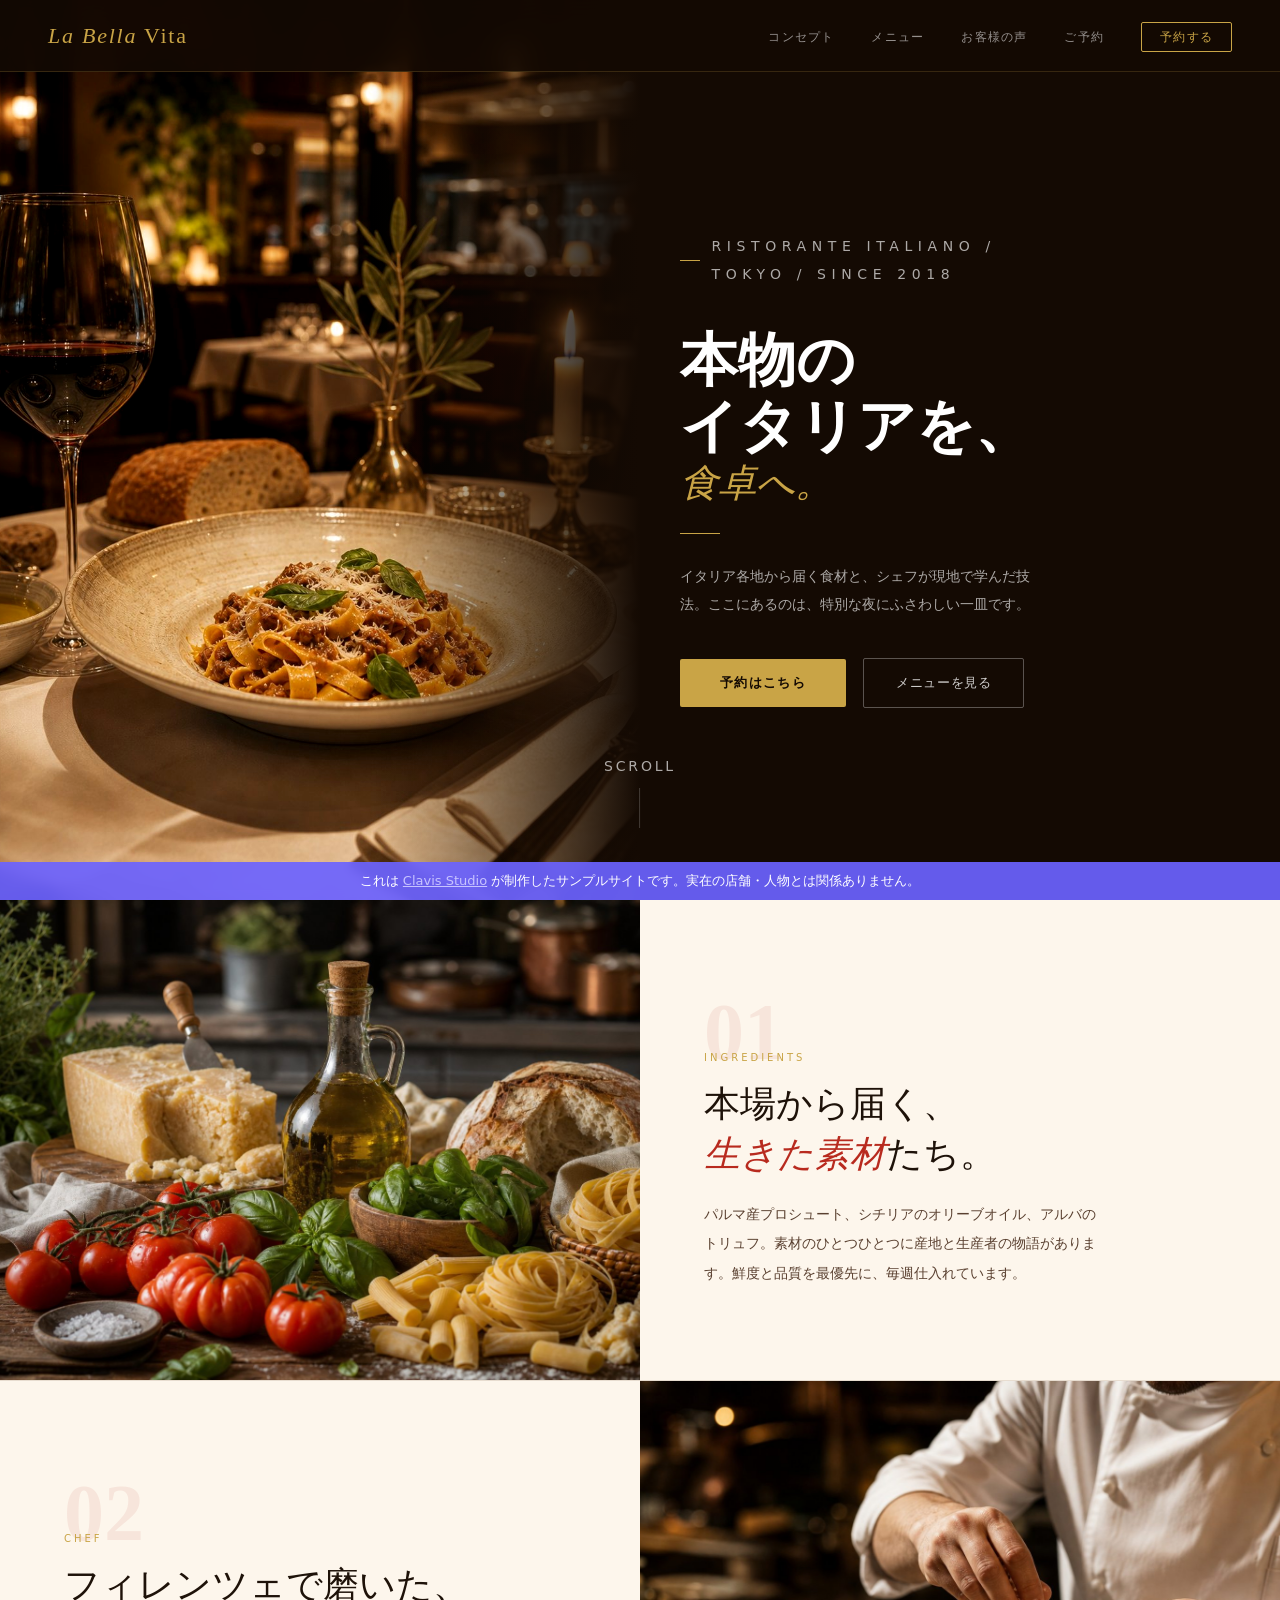
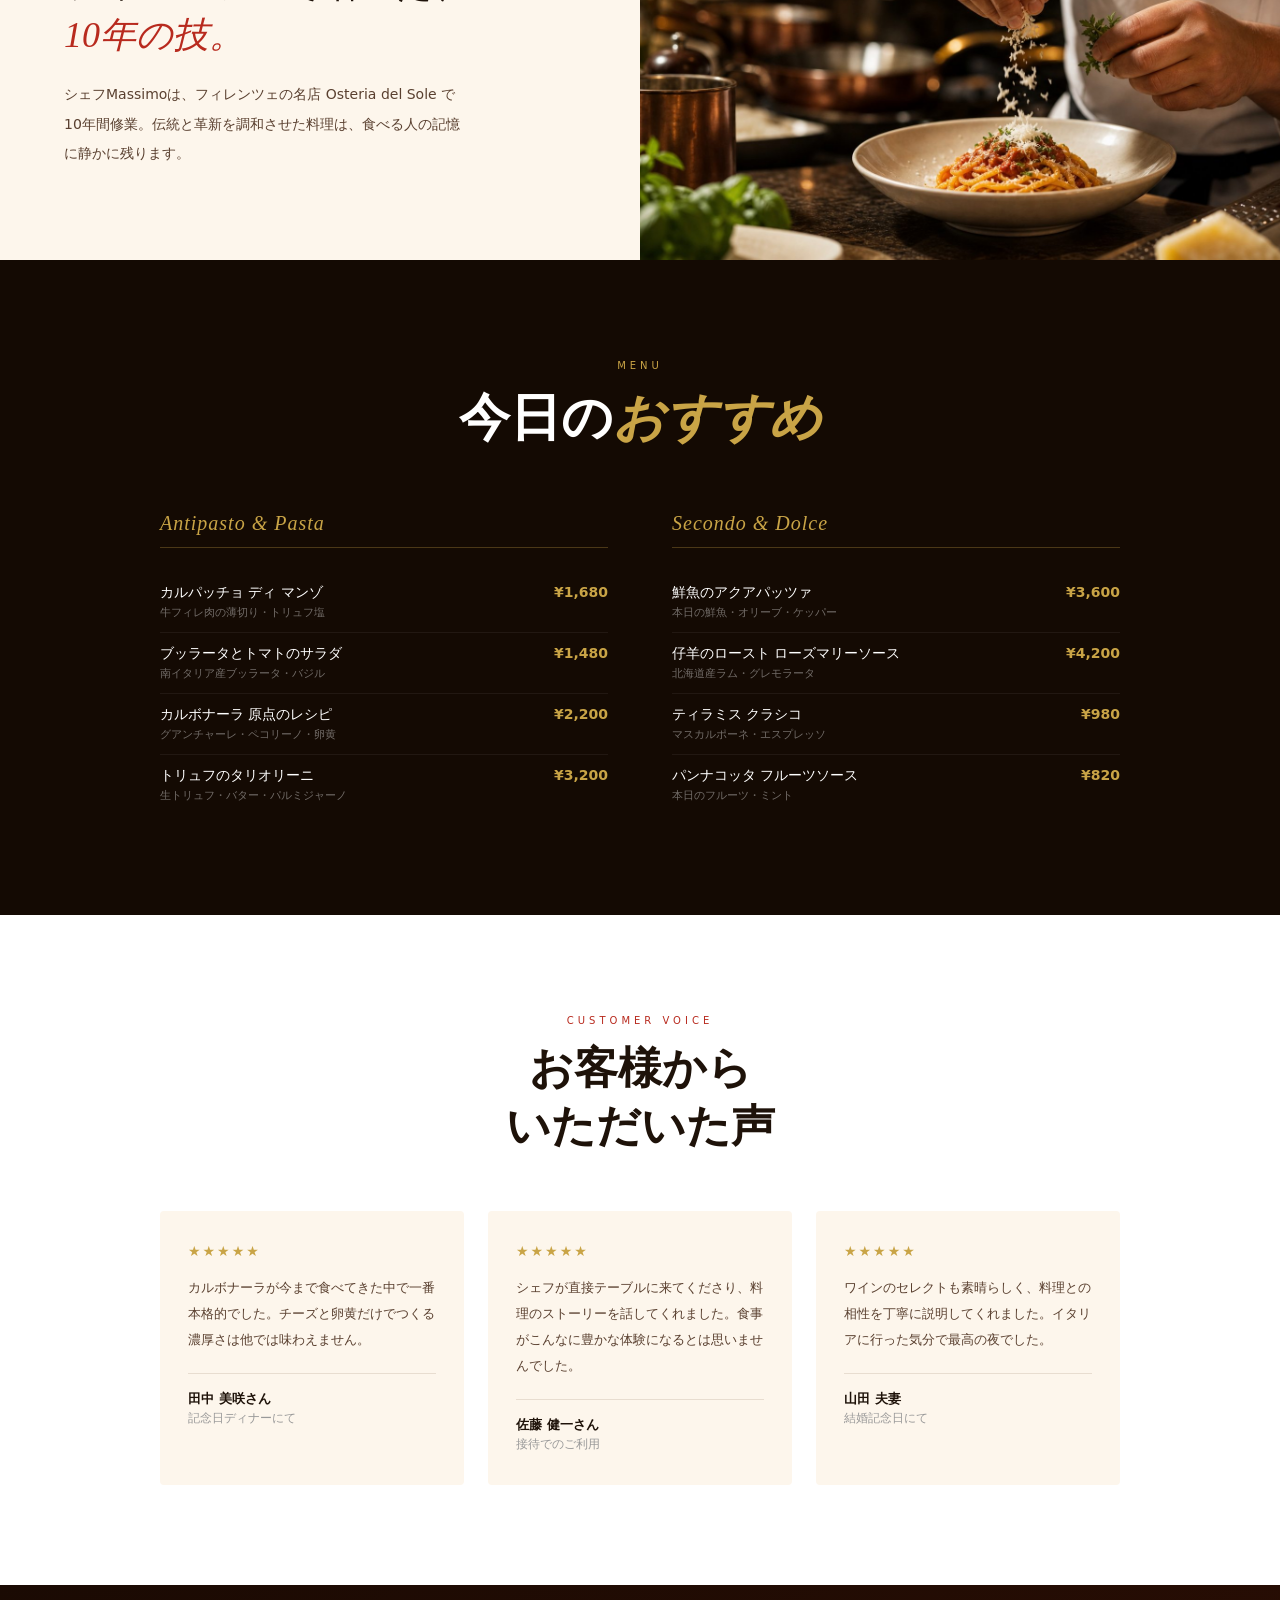
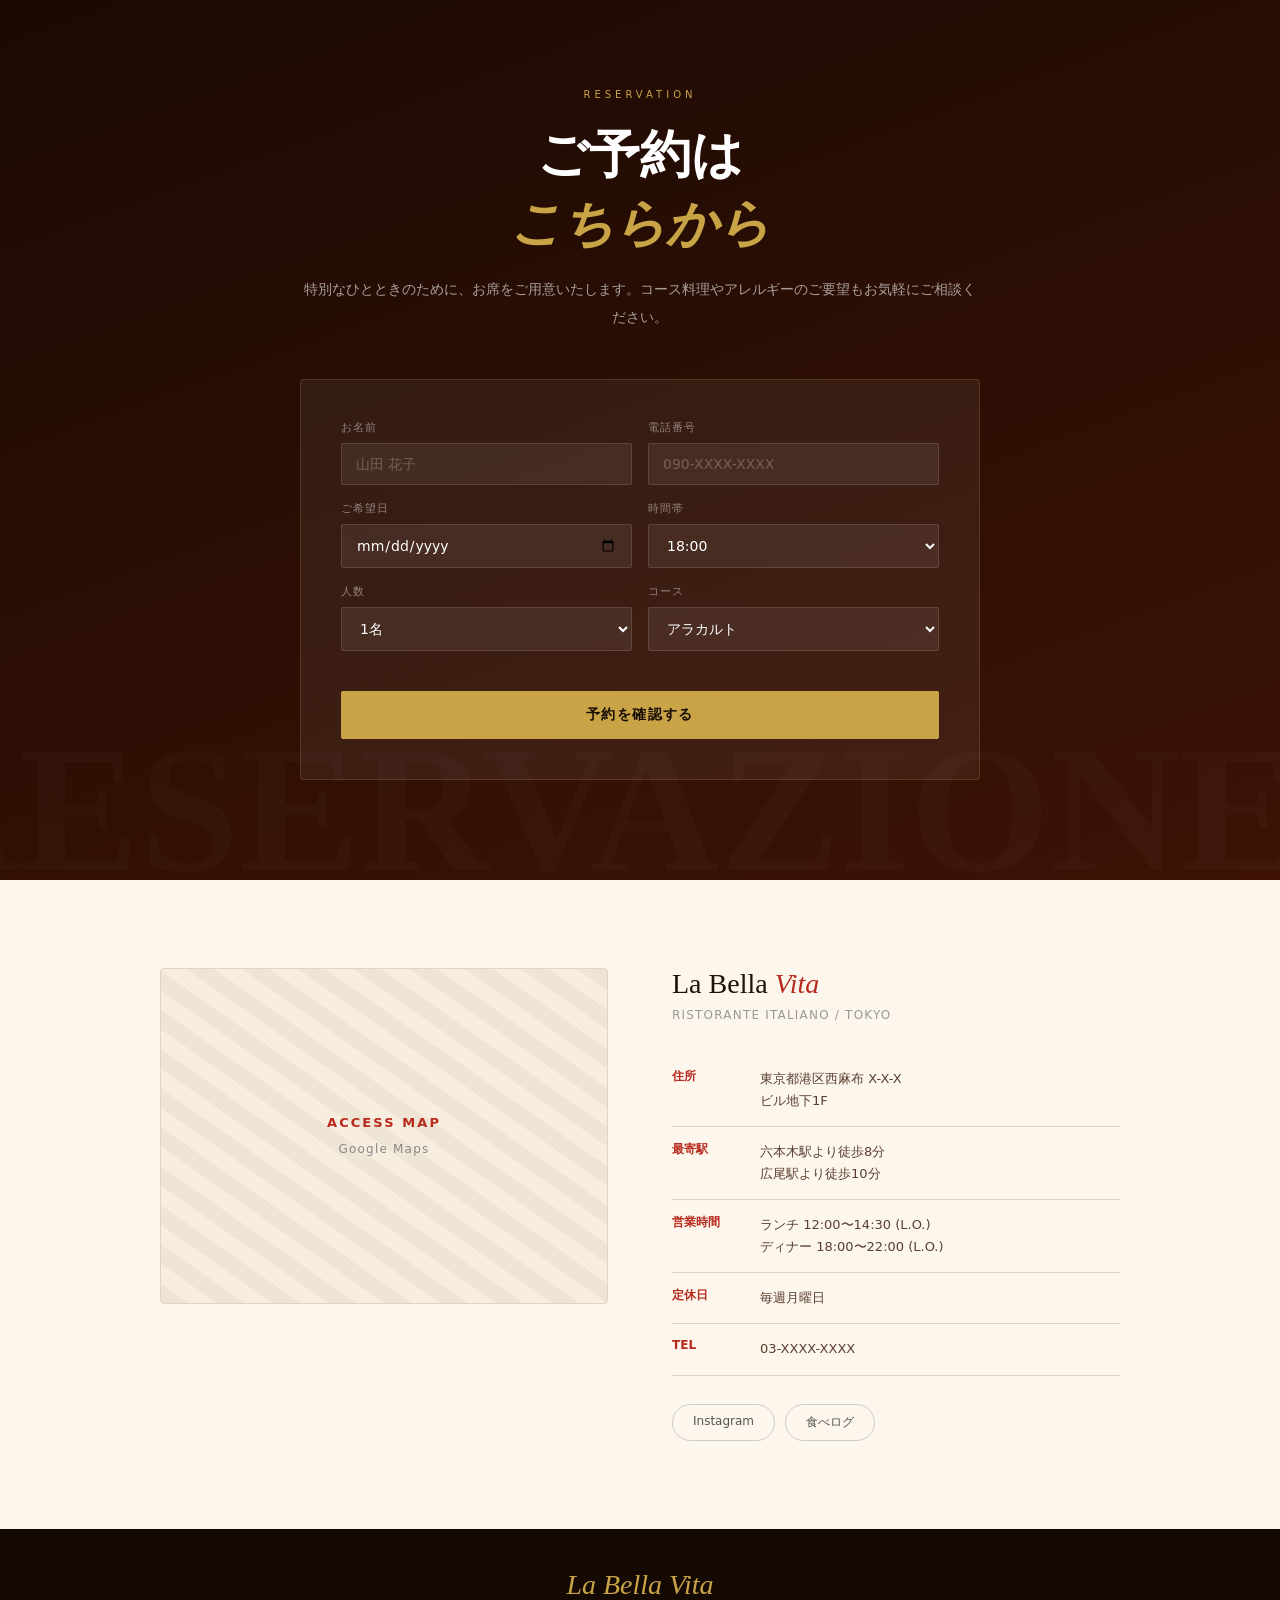
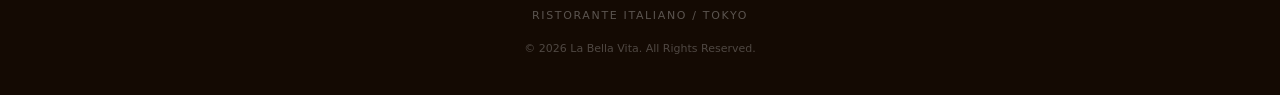
<file: sample-bella-vita.html>
<!DOCTYPE html>
<html lang="ja">
<head>
  <meta charset="UTF-8" />
  <meta name="viewport" content="width=device-width, initial-scale=1.0" />
  <meta name="description" content="La Bella Vitaは東京の本格イタリアンレストラン。旬の食材とフィレンツェ仕込みの技で、記念日や会食にふさわしい一皿をお届けします。" />
  <title>La Bella Vita | 本格イタリアンレストラン</title>
  <style>
    *, *::before, *::after { box-sizing: border-box; margin: 0; padding: 0; }
    :root {
      --red: #b82a1e;
      --dark: #140a03;
      --cream: #fdf6ec;
      --gold: #c9a446;
      --text: #1e1209;
    }
    html { scroll-behavior: smooth; }
    body { font-family: "Noto Sans JP", system-ui, sans-serif; color: var(--text); background: #fff; overflow-x: hidden; }
    a { text-decoration: none; color: inherit; }
    img { display: block; width: 100%; max-width: 100%; height: auto; }

    header {
      position: fixed; top: 0; width: 100%; z-index: 200;
      display: flex; align-items: center; justify-content: space-between;
      padding: 0 48px; height: 72px;
      background: rgba(20, 10, 3, 0.88); backdrop-filter: blur(12px);
      border-bottom: 1px solid rgba(201,164,70,0.2);
    }
    .logo { font-family: Georgia, serif; font-size: 22px; color: var(--gold); letter-spacing: 0.08em; }
    .logo span { font-style: italic; }
    nav a { margin-left: 32px; font-size: 12px; color: rgba(255,255,255,0.55); letter-spacing: 0.1em; transition: color 0.2s; }
    nav a:hover { color: var(--gold); }
    .nav-rsv { border: 1px solid var(--gold); color: var(--gold) !important; padding: 7px 18px; border-radius: 2px; }
    .nav-rsv:hover { background: var(--gold); color: var(--dark) !important; }

    .hero {
      min-height: 100vh;
      background: var(--dark);
      display: grid;
      grid-template-columns: 1fr 1fr;
      position: relative;
      overflow: hidden;
    }
    .hero-visual {
      position: relative;
      background: linear-gradient(160deg, #2a0e06 0%, #5c1f0e 50%, #8b2e14 100%);
      display: flex; align-items: center; justify-content: center;
    }
    .hero-visual::after {
      content: "";
      position: absolute; inset: 0;
      background: linear-gradient(to right, transparent 58%, var(--dark) 100%);
    }
    .hero-visual img {
      width: 100%;
      height: 100%;
      min-height: 100vh;
      object-fit: cover;
      object-position: center;
      filter: saturate(1.04) contrast(1.04);
    }
    .hero-text {
      display: flex; align-items: center; padding: 120px 64px 80px 40px;
    }
    .hero-eyebrow {
      font-size: 10px; letter-spacing: 0.4em; color: var(--gold);
      text-transform: uppercase; margin-bottom: 28px;
      display: flex; align-items: center; gap: 12px;
    }
    .hero-eyebrow::before {
      content: ""; display: block; width: 32px; height: 1px; background: var(--gold);
    }
    .hero h1 {
      font-family: Georgia, serif;
      font-size: clamp(40px, 4.5vw, 64px);
      color: #fff; line-height: 1.15;
      margin-bottom: 12px;
      font-weight: 700;
    }
    .hero h1 em {
      display: block; color: var(--gold); font-style: italic; font-weight: 400;
      font-size: clamp(28px, 3vw, 44px);
    }
    .hero-divider { width: 40px; height: 1px; background: var(--gold); margin: 28px 0; }
    .hero p { color: rgba(255,255,255,0.65); font-size: 14px; line-height: 2; margin-bottom: 40px; max-width: 360px; }
    .btn-gold { background: var(--gold); color: var(--dark); padding: 15px 40px; font-size: 13px; font-weight: 700; letter-spacing: 0.1em; border-radius: 2px; display: inline-block; transition: all 0.2s; }
    .btn-gold:hover { background: #b8902e; }
    .btn-ghost { border: 1px solid rgba(255,255,255,0.3); color: rgba(255,255,255,0.8); padding: 15px 32px; font-size: 13px; letter-spacing: 0.05em; border-radius: 2px; display: inline-block; margin-left: 12px; transition: all 0.2s; }
    .btn-ghost:hover { border-color: rgba(255,255,255,0.7); color: #fff; }
    .scroll-hint {
      position: absolute; bottom: 32px; left: 50%; transform: translateX(-50%);
      color: rgba(255,255,255,0.3); font-size: 10px; letter-spacing: 0.2em;
      text-align: center; z-index: 10;
    }
    .scroll-hint::after {
      content: ""; display: block; width: 1px; height: 40px;
      background: rgba(255,255,255,0.2); margin: 8px auto 0;
      animation: scrollDown 2s ease-in-out infinite;
    }
    @keyframes scrollDown {
      0% { transform: scaleY(0); transform-origin: top; }
      50% { transform: scaleY(1); transform-origin: top; }
      51% { transform: scaleY(1); transform-origin: bottom; }
      100% { transform: scaleY(0); transform-origin: bottom; }
    }

    .concept { background: var(--cream); }
    .concept-block {
      display: grid; grid-template-columns: 1fr 1fr;
      min-height: 480px;
    }
    .concept-block + .concept-block { border-top: 1px solid #e8ddd0; }
    .concept-block.reverse { direction: rtl; }
    .concept-block.reverse > * { direction: ltr; }
    .concept-img {
      background: linear-gradient(135deg, #2a0e06, #7a2a10);
      display: flex; align-items: center; justify-content: center;
      min-height: 400px; overflow: hidden;
    }
    .concept-img img {
      width: 100%;
      height: 100%;
      min-height: 400px;
      object-fit: cover;
    }
    .concept-img.ci2 { background: linear-gradient(135deg, #4a2808, #c06030); }
    .concept-body {
      padding: 72px 64px;
      display: flex; flex-direction: column; justify-content: center;
    }
    .concept-num {
      font-family: Georgia, serif; font-size: 80px; line-height: 1;
      color: rgba(184,42,30,0.08); margin-bottom: -20px; font-weight: 700;
    }
    .concept-label { font-size: 10px; letter-spacing: 0.3em; color: var(--gold); text-transform: uppercase; margin-bottom: 16px; }
    .concept-title { font-family: Georgia, serif; font-size: clamp(24px, 3vw, 36px); line-height: 1.4; margin-bottom: 20px; font-weight: 400; }
    .concept-title em { color: var(--red); font-style: italic; }
    .concept-text { font-size: 14px; line-height: 2.1; color: #5a4030; max-width: 400px; }

    .menu-section { padding: 100px 20px; background: var(--dark); }
    .menu-container { max-width: 960px; margin: 0 auto; }
    .menu-header { text-align: center; margin-bottom: 64px; }
    .menu-header .label { font-size: 10px; letter-spacing: 0.4em; color: var(--gold); text-transform: uppercase; margin-bottom: 16px; }
    .menu-header h2 { font-family: Georgia, serif; font-size: clamp(32px, 4vw, 52px); color: #fff; line-height: 1.2; }
    .menu-header h2 em { color: var(--gold); font-style: italic; }
    .menu-cols { display: grid; grid-template-columns: 1fr 1fr; gap: 48px 64px; }
    .menu-cat-title {
      font-family: Georgia, serif; font-size: 20px; color: var(--gold);
      font-style: italic; border-bottom: 1px solid rgba(201,164,70,0.3);
      padding-bottom: 12px; margin-bottom: 24px; letter-spacing: 0.05em;
    }
    .menu-item { display: flex; justify-content: space-between; align-items: baseline; padding: 12px 0; border-bottom: 1px solid rgba(255,255,255,0.06); }
    .menu-item:last-child { border-bottom: none; }
    .mi-left { flex: 1; }
    .mi-name { font-size: 14px; color: #fff; margin-bottom: 3px; }
    .mi-desc { font-size: 11px; color: rgba(255,255,255,0.4); }
    .mi-price { font-size: 14px; color: var(--gold); font-weight: 700; white-space: nowrap; margin-left: 16px; }

    .voice-section { padding: 100px 20px; background: #fff; }
    .voice-container { max-width: 960px; margin: 0 auto; }
    .voice-header { text-align: center; margin-bottom: 56px; }
    .voice-header .label { font-size: 10px; letter-spacing: 0.4em; color: var(--red); text-transform: uppercase; margin-bottom: 14px; }
    .voice-header h2 { font-family: Georgia, serif; font-size: clamp(28px, 3.5vw, 44px); line-height: 1.3; }
    .voice-grid { display: grid; grid-template-columns: repeat(3, 1fr); gap: 24px; }
    .voice-card {
      background: var(--cream); border-radius: 4px;
      padding: 32px 28px;
      position: relative;
    }
    .voice-stars { color: var(--gold); font-size: 14px; margin-bottom: 16px; letter-spacing: 2px; }
    .voice-text { font-size: 13px; line-height: 2; color: #5a4030; margin-bottom: 20px; }
    .voice-author { font-size: 12px; color: #999; padding-top: 16px; border-top: 1px solid #e8ddd0; }
    .voice-author strong { display: block; color: var(--text); font-size: 13px; margin-bottom: 2px; }

    .rsv-section {
      padding: 100px 20px;
      background: linear-gradient(160deg, #1a0a03 0%, #3d1205 100%);
      position: relative; overflow: hidden;
    }
    .rsv-section::before {
      content: "RESERVAZIONE";
      position: absolute; bottom: -20px; right: -20px;
      font-family: Georgia, serif; font-size: 180px; font-weight: 700;
      color: rgba(255,255,255,0.025); line-height: 1; white-space: nowrap;
      pointer-events: none;
    }
    .rsv-container { max-width: 680px; margin: 0 auto; text-align: center; position: relative; }
    .rsv-container .label { font-size: 10px; letter-spacing: 0.4em; color: var(--gold); text-transform: uppercase; margin-bottom: 16px; }
    .rsv-container h2 { font-family: Georgia, serif; font-size: clamp(32px, 4vw, 52px); color: #fff; margin-bottom: 16px; }
    .rsv-container h2 em { color: var(--gold); font-style: italic; }
    .rsv-container p { color: rgba(255,255,255,0.6); font-size: 14px; line-height: 2; margin-bottom: 48px; }
    .rsv-form { background: rgba(255,255,255,0.06); border: 1px solid rgba(201,164,70,0.2); border-radius: 4px; padding: 40px; text-align: left; }
    .form-row { display: grid; grid-template-columns: 1fr 1fr; gap: 16px; margin-bottom: 16px; }
    .form-group label { display: block; font-size: 11px; color: rgba(255,255,255,0.45); margin-bottom: 8px; letter-spacing: 0.08em; }
    .form-group input, .form-group select {
      width: 100%; padding: 12px 14px;
      background: rgba(255,255,255,0.07); border: 1px solid rgba(255,255,255,0.12);
      border-radius: 2px; font-size: 14px; color: #fff; font-family: inherit;
    }
    .form-group input::placeholder { color: rgba(255,255,255,0.25); }
    .form-group input:focus, .form-group select:focus { outline: none; border-color: var(--gold); }
    .form-group select option { background: #1a0a03; }
    .form-submit { width: 100%; margin-top: 24px; padding: 15px; background: var(--gold); border: none; color: var(--dark); font-size: 14px; font-weight: 700; letter-spacing: 0.1em; border-radius: 2px; cursor: pointer; transition: background 0.2s; }
    .form-submit:hover { background: #b8902e; }

    .access-section { padding: 88px 20px; background: var(--cream); }
    .access-container { max-width: 960px; margin: 0 auto; }
    .access-inner { display: grid; grid-template-columns: 1fr 1fr; gap: 64px; align-items: start; }
    .access-map {
      aspect-ratio: 4/3; border-radius: 4px;
      background:
        linear-gradient(rgba(253,246,236,0.72), rgba(253,246,236,0.72)),
        repeating-linear-gradient(35deg, #c8b898 0 16px, #e8d8c0 16px 32px);
      display: flex; flex-direction: column; align-items: center; justify-content: center;
      gap: 12px; border: 1px solid #e0d4c4;
    }
    .access-map-icon { font-size: 13px; color: var(--red); letter-spacing: 0.16em; font-weight: 700; }
    .access-map-text { font-size: 12px; color: #888; letter-spacing: 0.1em; }
    .access-info h3 { font-family: Georgia, serif; font-size: 28px; margin-bottom: 8px; font-weight: 400; }
    .access-info h3 em { color: var(--red); font-style: italic; }
    .access-subtitle { font-size: 12px; color: #999; margin-bottom: 32px; letter-spacing: 0.1em; }
    .info-table { width: 100%; border-collapse: collapse; }
    .info-table tr { border-bottom: 1px solid #e0d4c4; }
    .info-table th { width: 88px; padding: 14px 0; font-size: 12px; color: var(--red); font-weight: 700; text-align: left; vertical-align: top; }
    .info-table td { padding: 14px 0; font-size: 13px; color: #5a4030; line-height: 1.7; }
    .sns-area { margin-top: 28px; display: flex; gap: 10px; }
    .sns-btn { padding: 9px 20px; border-radius: 20px; font-size: 12px; border: 1px solid #ccc; color: #555; transition: all 0.2s; }
    .sns-btn:hover { background: #f0e8dc; border-color: #b8a08a; }

    footer {
      background: var(--dark);
      padding: 40px 20px;
      text-align: center;
    }
    .footer-logo { font-family: Georgia, serif; font-size: 28px; color: var(--gold); font-style: italic; margin-bottom: 8px; }
    .footer-tag { font-size: 11px; color: rgba(255,255,255,0.3); letter-spacing: 0.15em; margin-bottom: 20px; text-transform: uppercase; }
    .footer-copy { font-size: 11px; color: rgba(255,255,255,0.25); }

    .sample-banner {
      position: fixed; bottom: 0; left: 0; right: 0;
      background: rgba(108,99,255,0.92); color: #fff;
      text-align: center; padding: 10px; font-size: 13px;
      backdrop-filter: blur(4px); z-index: 999;
    }
    .sample-banner a { color: #c7c3ff; text-decoration: underline; }

    @media (max-width: 768px) {
      header { padding: 0 16px; }
      nav { display: none; }
      .hero { grid-template-columns: 1fr; }
      .hero-visual { min-height: 300px; }
      .hero-visual::after { background: linear-gradient(to bottom, transparent 54%, var(--dark) 100%); }
      .hero-visual img { min-height: 300px; max-height: 48vh; }
      .hero-text { padding: 48px 24px 80px; }
      .btn-ghost { margin-left: 0; margin-top: 12px; }
      .concept-block { grid-template-columns: 1fr; }
      .concept-block.reverse { direction: ltr; }
      .concept-body { padding: 48px 24px; }
      .concept-img, .concept-img img { min-height: 240px; }
      .menu-cols { grid-template-columns: 1fr; gap: 32px; }
      .voice-grid { grid-template-columns: 1fr; }
      .form-row { grid-template-columns: 1fr; }
      .access-inner { grid-template-columns: 1fr; }
    }
  </style>
</head>
<body>

  <header>
    <div class="logo"><span>La Bella</span> Vita</div>
    <nav>
      <a href="#concept">コンセプト</a>
      <a href="#menu">メニュー</a>
      <a href="#voice">お客様の声</a>
      <a href="#reservation">ご予約</a>
      <a href="#reservation" class="nav-rsv">予約する</a>
    </nav>
  </header>

  <section class="hero">
    <div class="hero-visual">
      <img src="assets/bella-vita-hero.jpg" alt="La Bella Vitaの温かな店内とパスタ、ワインのテーブルシーン">
    </div>
    <div class="hero-text">
      <div class="hero-text-inner">
        <p class="hero-eyebrow">Ristorante Italiano / Tokyo / Since 2018</p>
        <h1>本物の<br>イタリアを、<br><em>食卓へ。</em></h1>
        <div class="hero-divider"></div>
        <p>イタリア各地から届く食材と、シェフが現地で学んだ技法。ここにあるのは、特別な夜にふさわしい一皿です。</p>
        <div>
          <a href="#reservation" class="btn-gold">予約はこちら</a>
          <a href="#menu" class="btn-ghost">メニューを見る</a>
        </div>
      </div>
    </div>
    <p class="scroll-hint">SCROLL</p>
  </section>

  <section class="concept" id="concept">
    <div class="concept-block">
      <div class="concept-img">
        <img src="assets/bella-vita-ingredients.jpg" alt="イタリア産食材と手打ちパスタ、チーズ、オリーブオイル">
      </div>
      <div class="concept-body">
        <div class="concept-num">01</div>
        <p class="concept-label">Ingredients</p>
        <h2 class="concept-title">本場から届く、<br><em>生きた素材</em>たち。</h2>
        <p class="concept-text">パルマ産プロシュート、シチリアのオリーブオイル、アルバのトリュフ。素材のひとつひとつに産地と生産者の物語があります。鮮度と品質を最優先に、毎週仕入れています。</p>
      </div>
    </div>
    <div class="concept-block reverse">
      <div class="concept-img ci2">
        <img src="assets/bella-vita-chef.jpg" alt="シェフがパスタを仕上げるオープンキッチンの様子">
      </div>
      <div class="concept-body">
        <div class="concept-num">02</div>
        <p class="concept-label">Chef</p>
        <h2 class="concept-title">フィレンツェで磨いた、<br><em>10年の技。</em></h2>
        <p class="concept-text">シェフMassimoは、フィレンツェの名店 Osteria del Sole で10年間修業。伝統と革新を調和させた料理は、食べる人の記憶に静かに残ります。</p>
      </div>
    </div>
  </section>

  <section class="menu-section" id="menu">
    <div class="menu-container">
      <div class="menu-header">
        <p class="label">Menu</p>
        <h2>今日の<em>おすすめ</em></h2>
      </div>
      <div class="menu-cols">
        <div class="menu-category">
          <p class="menu-cat-title">Antipasto &amp; Pasta</p>
          <div class="menu-item">
            <div class="mi-left">
              <p class="mi-name">カルパッチョ ディ マンゾ</p>
              <p class="mi-desc">牛フィレ肉の薄切り・トリュフ塩</p>
            </div>
            <p class="mi-price">¥1,680</p>
          </div>
          <div class="menu-item">
            <div class="mi-left">
              <p class="mi-name">ブッラータとトマトのサラダ</p>
              <p class="mi-desc">南イタリア産ブッラータ・バジル</p>
            </div>
            <p class="mi-price">¥1,480</p>
          </div>
          <div class="menu-item">
            <div class="mi-left">
              <p class="mi-name">カルボナーラ 原点のレシピ</p>
              <p class="mi-desc">グアンチャーレ・ペコリーノ・卵黄</p>
            </div>
            <p class="mi-price">¥2,200</p>
          </div>
          <div class="menu-item">
            <div class="mi-left">
              <p class="mi-name">トリュフのタリオリーニ</p>
              <p class="mi-desc">生トリュフ・バター・パルミジャーノ</p>
            </div>
            <p class="mi-price">¥3,200</p>
          </div>
        </div>
        <div class="menu-category">
          <p class="menu-cat-title">Secondo &amp; Dolce</p>
          <div class="menu-item">
            <div class="mi-left">
              <p class="mi-name">鮮魚のアクアパッツァ</p>
              <p class="mi-desc">本日の鮮魚・オリーブ・ケッパー</p>
            </div>
            <p class="mi-price">¥3,600</p>
          </div>
          <div class="menu-item">
            <div class="mi-left">
              <p class="mi-name">仔羊のロースト ローズマリーソース</p>
              <p class="mi-desc">北海道産ラム・グレモラータ</p>
            </div>
            <p class="mi-price">¥4,200</p>
          </div>
          <div class="menu-item">
            <div class="mi-left">
              <p class="mi-name">ティラミス クラシコ</p>
              <p class="mi-desc">マスカルポーネ・エスプレッソ</p>
            </div>
            <p class="mi-price">¥980</p>
          </div>
          <div class="menu-item">
            <div class="mi-left">
              <p class="mi-name">パンナコッタ フルーツソース</p>
              <p class="mi-desc">本日のフルーツ・ミント</p>
            </div>
            <p class="mi-price">¥820</p>
          </div>
        </div>
      </div>
    </div>
  </section>

  <section class="voice-section" id="voice">
    <div class="voice-container">
      <div class="voice-header">
        <p class="label">Customer Voice</p>
        <h2>お客様から<br>いただいた声</h2>
      </div>
      <div class="voice-grid">
        <div class="voice-card">
          <p class="voice-stars">★★★★★</p>
          <p class="voice-text">カルボナーラが今まで食べてきた中で一番本格的でした。チーズと卵黄だけでつくる濃厚さは他では味わえません。</p>
          <p class="voice-author"><strong>田中 美咲さん</strong>記念日ディナーにて</p>
        </div>
        <div class="voice-card">
          <p class="voice-stars">★★★★★</p>
          <p class="voice-text">シェフが直接テーブルに来てくださり、料理のストーリーを話してくれました。食事がこんなに豊かな体験になるとは思いませんでした。</p>
          <p class="voice-author"><strong>佐藤 健一さん</strong>接待でのご利用</p>
        </div>
        <div class="voice-card">
          <p class="voice-stars">★★★★★</p>
          <p class="voice-text">ワインのセレクトも素晴らしく、料理との相性を丁寧に説明してくれました。イタリアに行った気分で最高の夜でした。</p>
          <p class="voice-author"><strong>山田 夫妻</strong>結婚記念日にて</p>
        </div>
      </div>
    </div>
  </section>

  <section class="rsv-section" id="reservation">
    <div class="rsv-container">
      <p class="label">Reservation</p>
      <h2>ご予約は<br><em>こちらから</em></h2>
      <p>特別なひとときのために、お席をご用意いたします。コース料理やアレルギーのご要望もお気軽にご相談ください。</p>
      <div class="rsv-form">
        <div class="form-row">
          <div class="form-group"><label>お名前</label><input type="text" placeholder="山田 花子"></div>
          <div class="form-group"><label>電話番号</label><input type="tel" placeholder="090-XXXX-XXXX"></div>
        </div>
        <div class="form-row">
          <div class="form-group"><label>ご希望日</label><input type="date"></div>
          <div class="form-group"><label>時間帯</label>
            <select>
              <option>18:00</option><option>18:30</option><option>19:00</option>
              <option>19:30</option><option>20:00</option><option>20:30</option>
            </select>
          </div>
        </div>
        <div class="form-row">
          <div class="form-group"><label>人数</label>
            <select>
              <option>1名</option><option>2名</option><option>3名</option>
              <option>4名</option><option>5〜8名</option><option>9名以上</option>
            </select>
          </div>
          <div class="form-group"><label>コース</label>
            <select>
              <option>アラカルト</option><option>ランチコース ¥3,500</option>
              <option>ディナーコース A ¥8,000</option><option>ディナーコース B ¥12,000</option>
            </select>
          </div>
        </div>
        <button class="form-submit">予約を確認する</button>
      </div>
    </div>
  </section>

  <section class="access-section" id="access">
    <div class="access-container">
      <div class="access-inner">
        <div class="access-map">
          <div class="access-map-icon">ACCESS MAP</div>
          <p class="access-map-text">Google Maps</p>
        </div>
        <div class="access-info">
          <h3>La Bella <em>Vita</em></h3>
          <p class="access-subtitle">RISTORANTE ITALIANO / TOKYO</p>
          <table class="info-table">
            <tr><th>住所</th><td>東京都港区西麻布 X-X-X<br>ビル地下1F</td></tr>
            <tr><th>最寄駅</th><td>六本木駅より徒歩8分<br>広尾駅より徒歩10分</td></tr>
            <tr><th>営業時間</th><td>ランチ 12:00〜14:30 (L.O.)<br>ディナー 18:00〜22:00 (L.O.)</td></tr>
            <tr><th>定休日</th><td>毎週月曜日</td></tr>
            <tr><th>TEL</th><td>03-XXXX-XXXX</td></tr>
          </table>
          <div class="sns-area">
            <a href="#" class="sns-btn">Instagram</a>
            <a href="#" class="sns-btn">食べログ</a>
          </div>
        </div>
      </div>
    </div>
  </section>

  <footer>
    <p class="footer-logo">La Bella Vita</p>
    <p class="footer-tag">Ristorante Italiano / Tokyo</p>
    <p class="footer-copy">© 2026 La Bella Vita. All Rights Reserved.</p>
  </footer>

  <div class="sample-banner">
    これは <a href="index.html#works">Clavis Studio</a> が制作したサンプルサイトです。実在の店舗・人物とは関係ありません。
  </div>

</body>
</html>
</file>
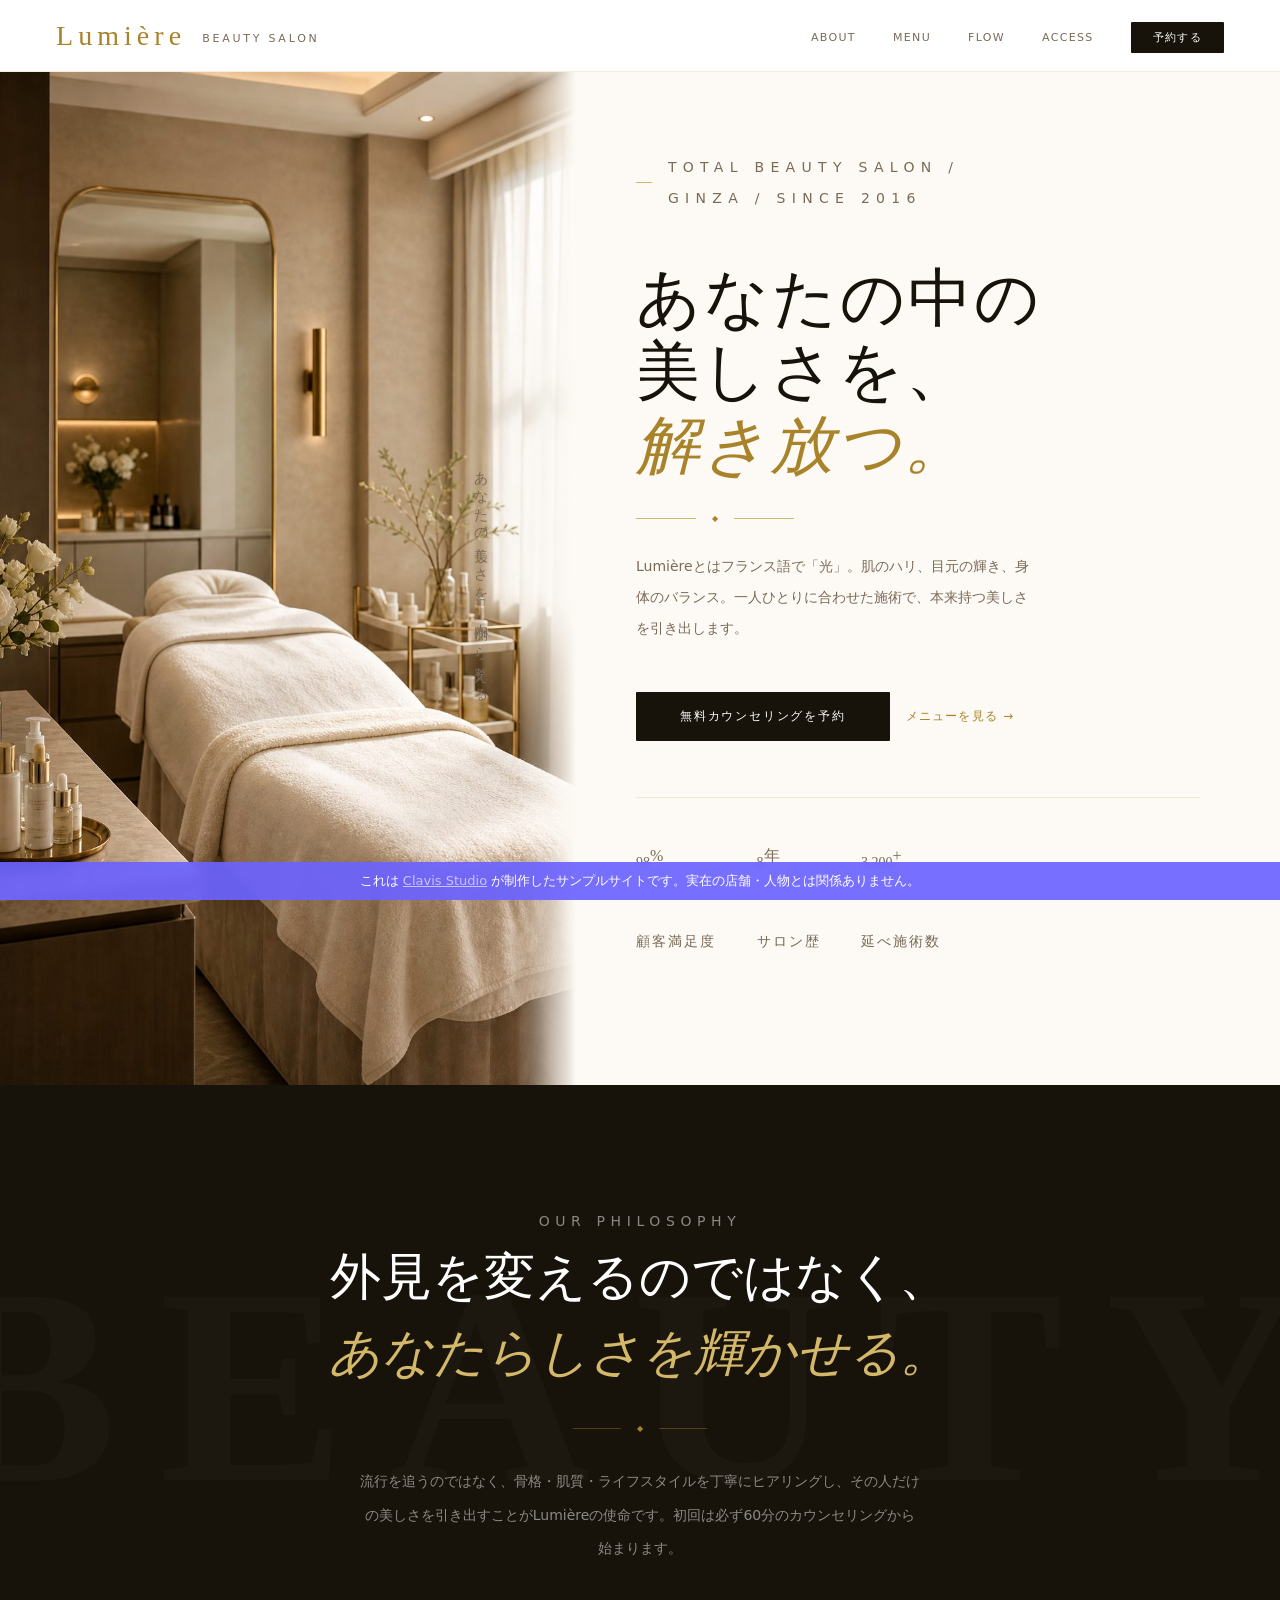
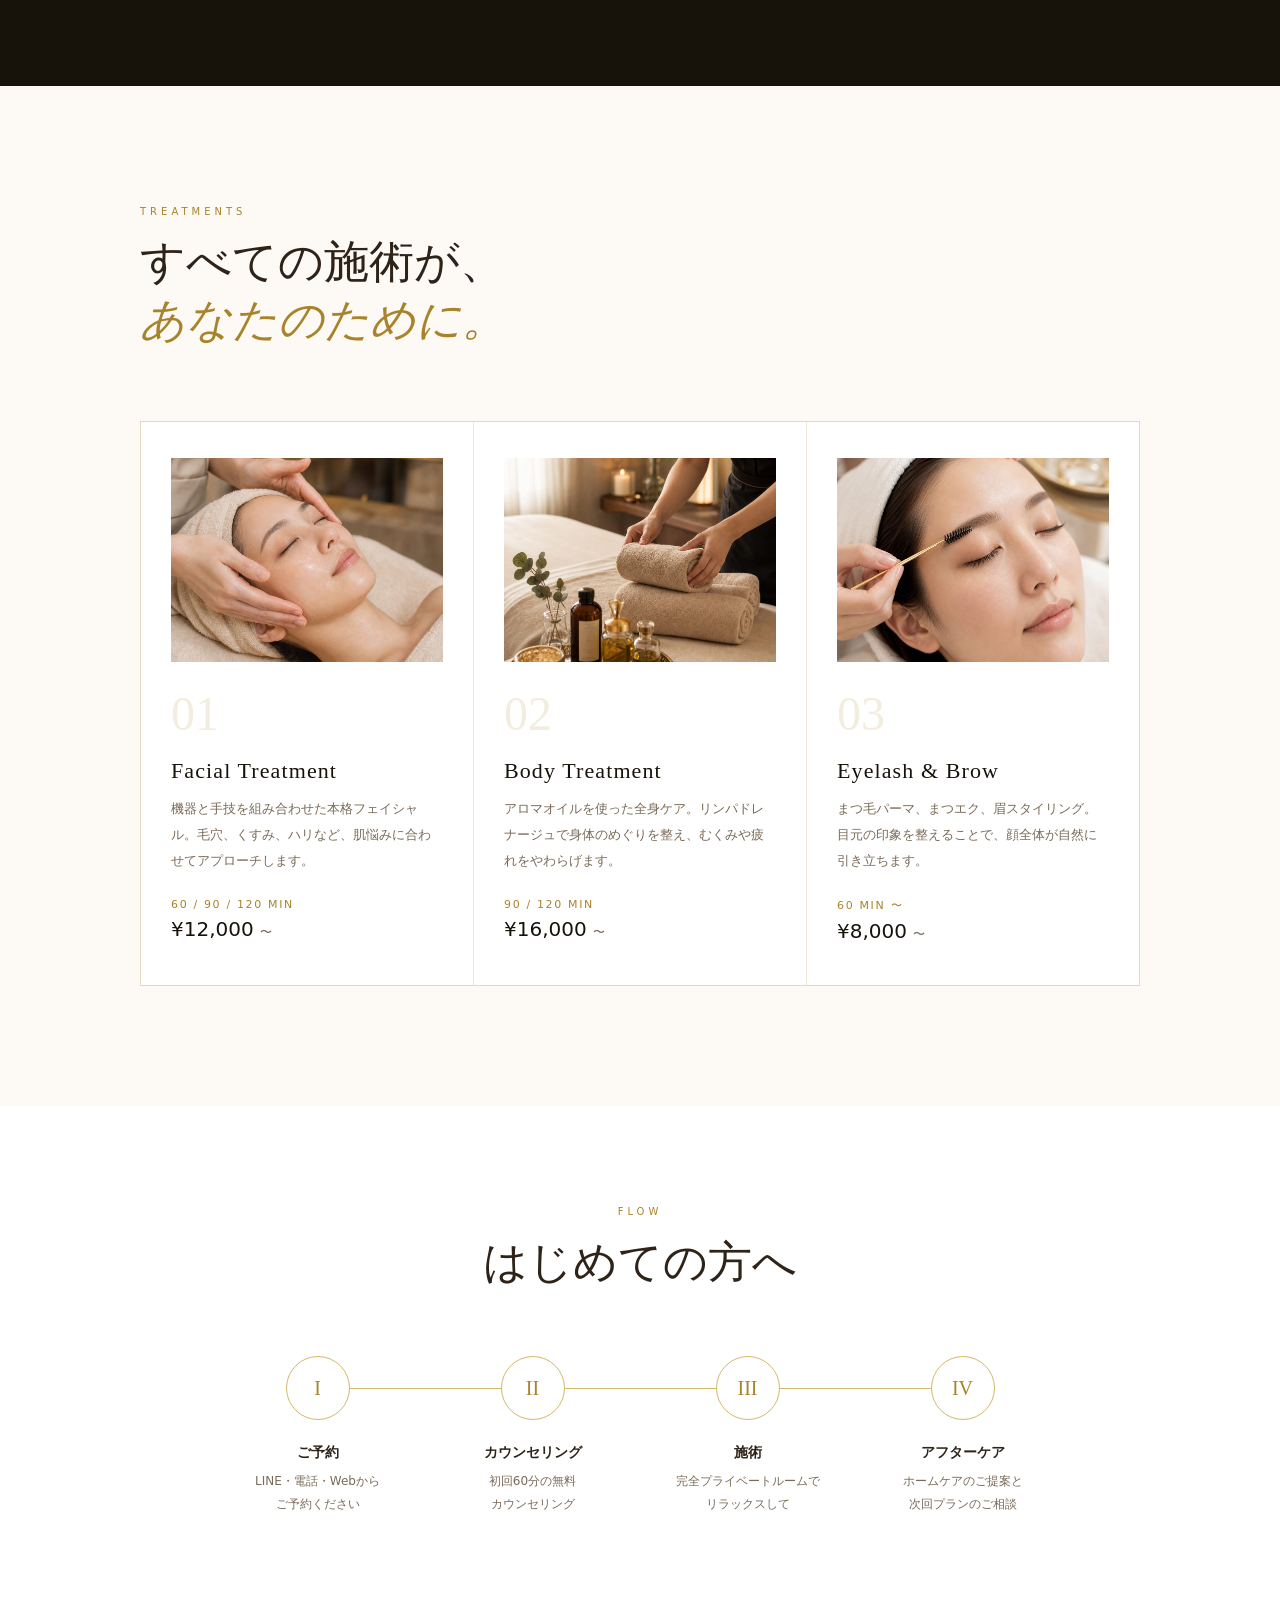
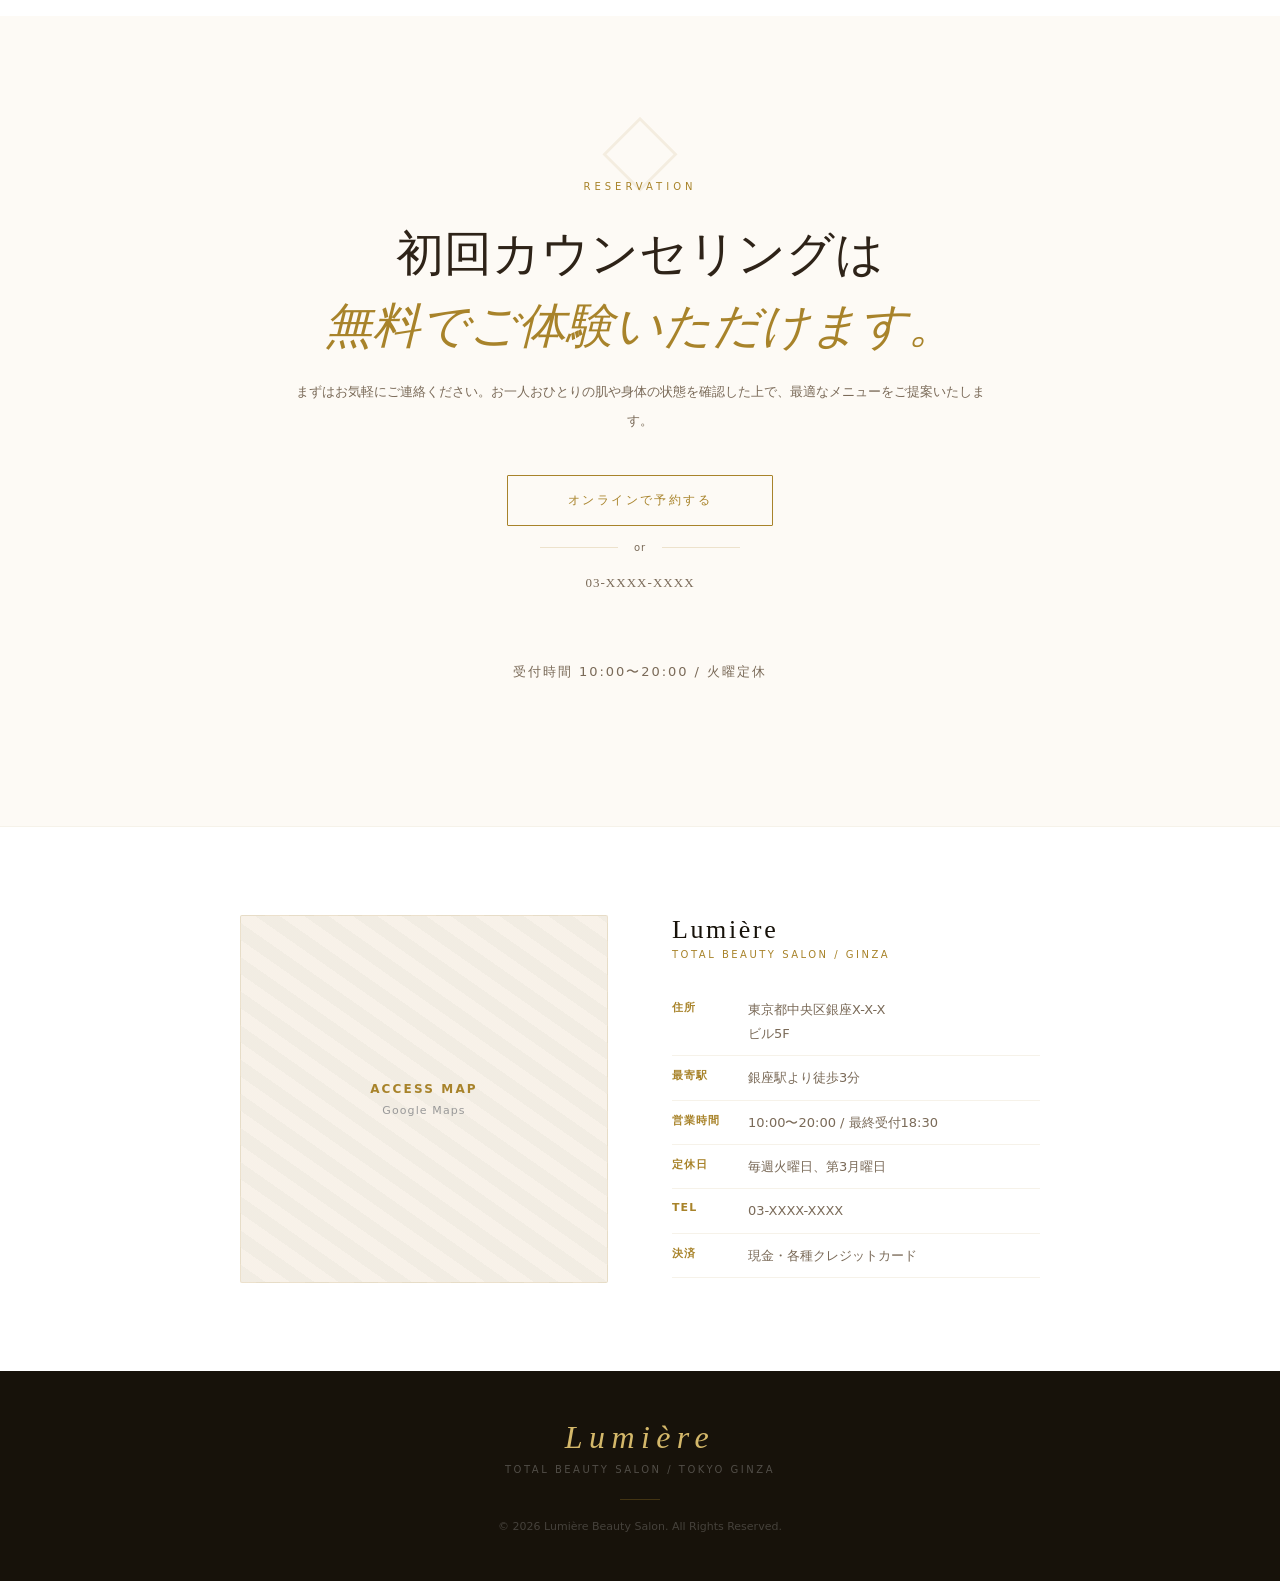
<file: sample-lumiere.html>
<!DOCTYPE html>
<html lang="ja">
<head>
  <meta charset="UTF-8" />
  <meta name="viewport" content="width=device-width, initial-scale=1.0" />
  <meta name="description" content="Lumièreは銀座のトータルビューティーサロン。フェイシャル、ボディ、アイラッシュ・ブロウを一人ひとりに合わせてご提案します。" />
  <title>Lumière | トータルビューティーサロン</title>
  <style>
    *, *::before, *::after { box-sizing: border-box; margin: 0; padding: 0; }
    :root {
      --gold: #a8832a;
      --gold-light: #d4b86a;
      --bg: #fdfaf5;
      --dark: #17120a;
      --text: #2e2318;
      --muted: #7a6a58;
    }
    html { scroll-behavior: smooth; }
    body { font-family: system-ui, -apple-system, BlinkMacSystemFont, "Segoe UI", sans-serif; color: var(--text); background: #fff; overflow-x: hidden; }
    a { text-decoration: none; color: inherit; }
    img { display: block; width: 100%; max-width: 100%; height: auto; }

    header {
      position: fixed; top: 0; width: 100%; z-index: 200;
      background: rgba(255,255,255,0.97); backdrop-filter: blur(16px);
      display: flex; align-items: center; justify-content: space-between;
      padding: 0 56px; height: 72px;
      border-bottom: 1px solid rgba(168,131,42,0.15);
    }
    .logo {
      font-family: Georgia, serif;
      font-size: 28px; letter-spacing: 0.18em; color: var(--gold);
      font-weight: 300;
    }
    .logo sub { font-size: 11px; letter-spacing: 0.25em; vertical-align: middle; color: var(--muted); font-family: system-ui, sans-serif; margin-left: 4px; }
    nav a { margin-left: 32px; font-size: 11px; letter-spacing: 0.12em; color: var(--muted); text-transform: uppercase; transition: color 0.2s; }
    nav a:hover { color: var(--gold); }
    .nav-book {
      background: var(--dark); color: #fff !important; padding: 9px 22px;
      font-size: 11px; letter-spacing: 0.12em; border-radius: 1px;
    }
    .nav-book:hover { background: var(--gold) !important; }

    .hero {
      min-height: 100vh;
      background: var(--bg);
      display: flex; align-items: stretch;
      padding-top: 72px;
    }
    .hero-left {
      flex: 0 0 45%;
      background: linear-gradient(180deg, #2a1e10 0%, #4a3020 50%, #6a4a30 100%);
      display: flex; align-items: center; justify-content: center;
      position: relative; overflow: hidden;
    }
    .hero-left::after {
      content: "";
      position: absolute; top: 0; right: 0; bottom: 0; width: 60px;
      background: linear-gradient(to right, transparent, var(--bg));
      pointer-events: none;
    }
    .hero-left img {
      width: 100%;
      height: 100%;
      min-height: calc(100vh - 72px);
      object-fit: cover;
      object-position: center;
      filter: saturate(0.96) contrast(1.02);
    }
    .hero-tagline-jp {
      font-size: 13px; color: rgba(255,255,255,0.74);
      letter-spacing: 0.2em; line-height: 2;
      writing-mode: vertical-rl;
      position: absolute; right: 80px; top: 50%; transform: translateY(-50%);
      z-index: 1; text-shadow: 0 2px 16px rgba(0,0,0,0.28);
    }
    .hero-right {
      flex: 1;
      display: flex; flex-direction: column; justify-content: center;
      padding: 80px 80px 80px 60px;
    }
    .hero-eyebrow {
      font-size: 10px; letter-spacing: 0.45em; color: var(--gold); text-transform: uppercase;
      margin-bottom: 32px; display: flex; align-items: center; gap: 16px;
    }
    .hero-eyebrow::before { content: ""; display: block; width: 24px; height: 1px; background: var(--gold-light); }
    .hero h1 {
      font-family: Georgia, serif;
      font-size: clamp(44px, 5vw, 76px);
      font-weight: 300; line-height: 1.15;
      color: var(--dark); margin-bottom: 32px;
      letter-spacing: 0.03em;
    }
    .hero h1 em { color: var(--gold); font-style: italic; display: block; }
    .hero-rule { display: flex; align-items: center; gap: 16px; margin-bottom: 28px; }
    .hero-rule-line { flex: 1; max-width: 60px; height: 1px; background: var(--gold-light); }
    .hero-rule-diamond { color: var(--gold); font-size: 8px; }
    .hero p {
      font-size: 14px; line-height: 2.2; color: var(--muted);
      max-width: 400px; margin-bottom: 48px;
      font-weight: 300;
    }
    .hero-cta { display: flex; gap: 16px; align-items: center; flex-wrap: wrap; }
    .btn-dark { background: var(--dark); color: #fff; padding: 16px 44px; font-size: 12px; letter-spacing: 0.15em; text-transform: uppercase; border-radius: 1px; display: inline-block; transition: background 0.2s; }
    .btn-dark:hover { background: var(--gold); }
    .btn-text { font-size: 12px; color: var(--gold); letter-spacing: 0.1em; display: flex; align-items: center; gap: 6px; transition: gap 0.2s; }
    .btn-text:hover { gap: 10px; }
    .hero-stats { display: flex; gap: 40px; margin-top: 56px; padding-top: 40px; border-top: 1px solid rgba(168,131,42,0.15); }
    .stat-num { font-family: Georgia, serif; font-size: 36px; color: var(--gold); font-weight: 300; line-height: 1; }
    .stat-num sup { font-size: 16px; }
    .stat-label { font-size: 10px; color: var(--muted); letter-spacing: 0.15em; margin-top: 4px; }

    .philosophy {
      padding: 120px 20px;
      background: var(--dark);
      position: relative; overflow: hidden;
    }
    .philosophy::before {
      content: "BEAUTY";
      position: absolute; top: 50%; left: 50%; transform: translate(-50%, -50%);
      font-family: Georgia, serif; font-size: 280px; font-weight: 600;
      color: rgba(255,255,255,0.025); line-height: 1; white-space: nowrap;
      pointer-events: none; letter-spacing: 0.15em;
    }
    .philosophy-container { max-width: 800px; margin: 0 auto; text-align: center; position: relative; }
    .philosophy-label { font-size: 10px; letter-spacing: 0.4em; color: var(--gold-light); text-transform: uppercase; margin-bottom: 24px; }
    .philosophy h2 {
      font-family: Georgia, serif;
      font-size: clamp(32px, 4vw, 56px); font-weight: 300;
      color: #fff; line-height: 1.5; margin-bottom: 32px;
    }
    .philosophy h2 em { color: var(--gold-light); font-style: italic; }
    .philosophy-rule { display: flex; align-items: center; justify-content: center; gap: 16px; margin: 0 auto 32px; }
    .philosophy-rule-line { width: 48px; height: 1px; background: rgba(168,131,42,0.4); }
    .philosophy-rule-gem { color: var(--gold); font-size: 8px; }
    .philosophy p { color: rgba(255,255,255,0.5); font-size: 14px; line-height: 2.4; font-weight: 300; max-width: 560px; margin: 0 auto; }

    .treatments { padding: 120px 20px; background: var(--bg); }
    .treatments-container { max-width: 1000px; margin: 0 auto; }
    .section-header { margin-bottom: 72px; }
    .section-header .label { font-size: 10px; letter-spacing: 0.4em; color: var(--gold); text-transform: uppercase; margin-bottom: 16px; }
    .section-header h2 { font-family: Georgia, serif; font-size: clamp(30px, 3.5vw, 48px); font-weight: 300; line-height: 1.3; }
    .section-header h2 em { color: var(--gold); font-style: italic; }
    .treatment-list { display: grid; grid-template-columns: repeat(3, 1fr); gap: 1px; background: rgba(168,131,42,0.15); border: 1px solid rgba(168,131,42,0.15); }
    .treatment-card {
      background: #fff; padding: 36px 30px 42px;
      transition: background 0.2s;
    }
    .treatment-card:hover { background: var(--bg); }
    .treatment-photo {
      aspect-ratio: 4 / 3;
      overflow: hidden;
      margin-bottom: 28px;
      background: #eee3d4;
    }
    .treatment-photo img {
      width: 100%;
      height: 100%;
      object-fit: cover;
      transition: transform 0.45s ease;
    }
    .treatment-card:hover .treatment-photo img { transform: scale(1.04); }
    .treatment-num { font-family: Georgia, serif; font-size: 48px; color: rgba(168,131,42,0.15); line-height: 1; font-weight: 300; margin-bottom: 20px; }
    .treatment-name { font-family: Georgia, serif; font-size: 22px; font-weight: 400; margin-bottom: 12px; color: var(--dark); letter-spacing: 0.05em; }
    .treatment-desc { font-size: 13px; line-height: 2; color: var(--muted); margin-bottom: 24px; }
    .treatment-duration { font-size: 11px; color: var(--gold); letter-spacing: 0.15em; margin-bottom: 6px; text-transform: uppercase; }
    .treatment-price { font-size: 20px; color: var(--dark); font-weight: 300; }
    .treatment-price span { font-size: 12px; color: var(--muted); font-weight: 300; }

    .flow { padding: 100px 20px; background: #fff; }
    .flow-container { max-width: 860px; margin: 0 auto; }
    .flow-header { text-align: center; margin-bottom: 64px; }
    .flow-header .label { font-size: 10px; letter-spacing: 0.4em; color: var(--gold); text-transform: uppercase; margin-bottom: 16px; }
    .flow-header h2 { font-family: Georgia, serif; font-size: clamp(28px, 3.5vw, 44px); font-weight: 300; }
    .flow-steps { display: grid; grid-template-columns: repeat(4, 1fr); gap: 0; position: relative; }
    .flow-steps::before {
      content: "";
      position: absolute; top: 32px; left: 12.5%; right: 12.5%; height: 1px;
      background: linear-gradient(to right, var(--gold-light), var(--gold-light));
    }
    .flow-step { text-align: center; padding: 0 16px; }
    .flow-step-num {
      width: 64px; height: 64px; border-radius: 50%;
      border: 1px solid var(--gold-light);
      display: flex; align-items: center; justify-content: center;
      margin: 0 auto 24px;
      font-family: Georgia, serif; font-size: 20px; color: var(--gold);
      background: #fff; position: relative; z-index: 1;
    }
    .flow-step-title { font-size: 14px; font-weight: 700; margin-bottom: 8px; }
    .flow-step-text { font-size: 12px; color: var(--muted); line-height: 1.9; }

    .cta { padding: 100px 20px; background: var(--bg); }
    .cta-container { max-width: 700px; margin: 0 auto; text-align: center; }
    .cta-ornament { font-family: Georgia, serif; font-size: 80px; color: rgba(168,131,42,0.1); line-height: 1; margin-bottom: -20px; }
    .cta .label { font-size: 10px; letter-spacing: 0.4em; color: var(--gold); text-transform: uppercase; margin-bottom: 20px; }
    .cta h2 { font-family: Georgia, serif; font-size: clamp(28px, 4vw, 48px); font-weight: 300; line-height: 1.5; margin-bottom: 16px; }
    .cta h2 em { color: var(--gold); font-style: italic; }
    .cta p { font-size: 13px; color: var(--muted); line-height: 2.2; margin-bottom: 40px; font-weight: 300; }
    .cta-btns { display: flex; flex-direction: column; align-items: center; gap: 16px; }
    .btn-gold-outline { border: 1px solid var(--gold); color: var(--gold); padding: 16px 60px; font-size: 12px; letter-spacing: 0.2em; text-transform: uppercase; border-radius: 1px; display: inline-block; transition: all 0.2s; }
    .btn-gold-outline:hover { background: var(--gold); color: #fff; }
    .cta-tel { font-family: Georgia, serif; font-size: 28px; color: var(--dark); font-weight: 300; letter-spacing: 0.08em; }
    .cta-tel-label { font-size: 10px; color: var(--muted); letter-spacing: 0.15em; margin-top: 4px; text-align: center; }
    .cta-divider { display: flex; align-items: center; gap: 16px; width: 100%; max-width: 200px; }
    .cta-divider-line { flex: 1; height: 1px; background: rgba(168,131,42,0.2); }
    .cta-divider-text { font-size: 10px; color: var(--muted); letter-spacing: 0.1em; }

    .access { padding: 88px 20px; background: #fff; border-top: 1px solid rgba(168,131,42,0.1); }
    .access-container { max-width: 800px; margin: 0 auto; display: grid; grid-template-columns: 1fr 1fr; gap: 64px; }
    .access-map {
      aspect-ratio: 1; border-radius: 2px;
      background:
        linear-gradient(rgba(253,250,245,0.72), rgba(253,250,245,0.72)),
        repeating-linear-gradient(35deg, #d4c8b4 0 14px, #e8dcc8 14px 28px);
      display: flex; flex-direction: column; align-items: center; justify-content: center; gap: 8px;
      border: 1px solid rgba(168,131,42,0.15);
    }
    .access-map-icon { font-size: 12px; color: var(--gold); letter-spacing: 0.18em; font-weight: 700; }
    .access-map-text { font-size: 11px; color: #999; letter-spacing: 0.1em; }
    .access-info h3 { font-family: Georgia, serif; font-size: 26px; font-weight: 300; color: var(--dark); margin-bottom: 4px; letter-spacing: 0.1em; }
    .access-info .salon-tag { font-size: 10px; color: var(--gold); letter-spacing: 0.25em; text-transform: uppercase; margin-bottom: 28px; }
    .info-item { display: flex; gap: 12px; padding: 10px 0; border-bottom: 1px solid rgba(168,131,42,0.1); font-size: 13px; }
    .info-item dt { min-width: 64px; color: var(--gold); font-weight: 700; font-size: 11px; letter-spacing: 0.1em; padding-top: 2px; }
    .info-item dd { color: var(--muted); line-height: 1.8; }

    footer { background: var(--dark); padding: 48px 20px; text-align: center; }
    .footer-logo { font-family: Georgia, serif; font-size: 32px; color: var(--gold-light); font-weight: 300; letter-spacing: 0.2em; margin-bottom: 8px; font-style: italic; }
    .footer-sub { font-size: 10px; color: rgba(255,255,255,0.25); letter-spacing: 0.25em; text-transform: uppercase; margin-bottom: 24px; }
    .footer-rule { width: 40px; height: 1px; background: rgba(168,131,42,0.3); margin: 0 auto 20px; }
    .footer-copy { font-size: 11px; color: rgba(255,255,255,0.2); }

    .sample-banner {
      position: fixed; bottom: 0; left: 0; right: 0;
      background: rgba(108,99,255,0.92); color: #fff;
      text-align: center; padding: 10px; font-size: 13px;
      backdrop-filter: blur(4px); z-index: 999;
    }
    .sample-banner a { color: #c7c3ff; text-decoration: underline; }

    @media (max-width: 768px) {
      header { padding: 0 16px; }
      .logo { font-size: 24px; }
      .logo sub { display: none; }
      nav { display: none; }
      .hero { flex-direction: column; }
      .hero-left { flex: none; min-height: 300px; }
      .hero-left img { min-height: 300px; max-height: 48vh; }
      .hero-left::after { display: none; }
      .hero-tagline-jp { display: none; }
      .hero-right { padding: 48px 24px; }
      .hero-stats { gap: 24px; flex-wrap: wrap; }
      .treatment-list { grid-template-columns: 1fr; }
      .flow-steps { grid-template-columns: 1fr 1fr; row-gap: 36px; }
      .flow-steps::before { display: none; }
      .access-container { grid-template-columns: 1fr; }
    }
  </style>
</head>
<body>

  <header>
    <div class="logo">Lumière <sub>BEAUTY SALON</sub></div>
    <nav>
      <a href="#philosophy">About</a>
      <a href="#treatments">Menu</a>
      <a href="#flow">Flow</a>
      <a href="#access">Access</a>
      <a href="#cta" class="nav-book">予約する</a>
    </nav>
  </header>

  <section class="hero" id="top">
    <div class="hero-left">
      <img src="assets/lumiere-hero.jpg" alt="Lumièreの上質で落ち着いたトリートメントルーム">
      <p class="hero-tagline-jp">あなたの美しさを、内側から整える</p>
    </div>
    <div class="hero-right">
      <p class="hero-eyebrow">Total Beauty Salon / Ginza / Since 2016</p>
      <h1>
        あなたの中の<br>美しさを、
        <em>解き放つ。</em>
      </h1>
      <div class="hero-rule">
        <div class="hero-rule-line"></div>
        <div class="hero-rule-diamond">◆</div>
        <div class="hero-rule-line"></div>
      </div>
      <p>Lumièreとはフランス語で「光」。肌のハリ、目元の輝き、身体のバランス。一人ひとりに合わせた施術で、本来持つ美しさを引き出します。</p>
      <div class="hero-cta">
        <a href="#cta" class="btn-dark">無料カウンセリングを予約</a>
        <a href="#treatments" class="btn-text">メニューを見る →</a>
      </div>
      <div class="hero-stats">
        <div class="stat-item">
          <p class="stat-num">98<sup>%</sup></p>
          <p class="stat-label">顧客満足度</p>
        </div>
        <div class="stat-item">
          <p class="stat-num">8<sup>年</sup></p>
          <p class="stat-label">サロン歴</p>
        </div>
        <div class="stat-item">
          <p class="stat-num">3,200<sup>+</sup></p>
          <p class="stat-label">延べ施術数</p>
        </div>
      </div>
    </div>
  </section>

  <section class="philosophy" id="philosophy">
    <div class="philosophy-container">
      <p class="philosophy-label">Our Philosophy</p>
      <h2>
        外見を変えるのではなく、<br>
        <em>あなたらしさを輝かせる。</em>
      </h2>
      <div class="philosophy-rule">
        <div class="philosophy-rule-line"></div>
        <div class="philosophy-rule-gem">◆</div>
        <div class="philosophy-rule-line"></div>
      </div>
      <p>流行を追うのではなく、骨格・肌質・ライフスタイルを丁寧にヒアリングし、その人だけの美しさを引き出すことがLumièreの使命です。初回は必ず60分のカウンセリングから始まります。</p>
    </div>
  </section>

  <section class="treatments" id="treatments">
    <div class="treatments-container">
      <div class="section-header">
        <p class="label">Treatments</p>
        <h2>すべての施術が、<br><em>あなたのために。</em></h2>
      </div>
      <div class="treatment-list">
        <div class="treatment-card">
          <div class="treatment-photo">
            <img src="assets/lumiere-facial.jpg" alt="Lumièreのフェイシャルトリートメント">
          </div>
          <div class="treatment-num">01</div>
          <p class="treatment-name">Facial Treatment</p>
          <p class="treatment-desc">機器と手技を組み合わせた本格フェイシャル。毛穴、くすみ、ハリなど、肌悩みに合わせてアプローチします。</p>
          <p class="treatment-duration">60 / 90 / 120 min</p>
          <p class="treatment-price">¥12,000 <span>〜</span></p>
        </div>
        <div class="treatment-card">
          <div class="treatment-photo">
            <img src="assets/lumiere-body.jpg" alt="Lumièreのアロマボディケアの準備風景">
          </div>
          <div class="treatment-num">02</div>
          <p class="treatment-name">Body Treatment</p>
          <p class="treatment-desc">アロマオイルを使った全身ケア。リンパドレナージュで身体のめぐりを整え、むくみや疲れをやわらげます。</p>
          <p class="treatment-duration">90 / 120 min</p>
          <p class="treatment-price">¥16,000 <span>〜</span></p>
        </div>
        <div class="treatment-card">
          <div class="treatment-photo">
            <img src="assets/lumiere-eye.jpg" alt="Lumièreのアイラッシュとブロウスタイリング">
          </div>
          <div class="treatment-num">03</div>
          <p class="treatment-name">Eyelash &amp; Brow</p>
          <p class="treatment-desc">まつ毛パーマ、まつエク、眉スタイリング。目元の印象を整えることで、顔全体が自然に引き立ちます。</p>
          <p class="treatment-duration">60 min 〜</p>
          <p class="treatment-price">¥8,000 <span>〜</span></p>
        </div>
      </div>
    </div>
  </section>

  <section class="flow" id="flow">
    <div class="flow-container">
      <div class="flow-header">
        <p class="label">Flow</p>
        <h2>はじめての方へ</h2>
      </div>
      <div class="flow-steps">
        <div class="flow-step">
          <div class="flow-step-num">I</div>
          <p class="flow-step-title">ご予約</p>
          <p class="flow-step-text">LINE・電話・Webから<br>ご予約ください</p>
        </div>
        <div class="flow-step">
          <div class="flow-step-num">II</div>
          <p class="flow-step-title">カウンセリング</p>
          <p class="flow-step-text">初回60分の無料<br>カウンセリング</p>
        </div>
        <div class="flow-step">
          <div class="flow-step-num">III</div>
          <p class="flow-step-title">施術</p>
          <p class="flow-step-text">完全プライベートルームで<br>リラックスして</p>
        </div>
        <div class="flow-step">
          <div class="flow-step-num">IV</div>
          <p class="flow-step-title">アフターケア</p>
          <p class="flow-step-text">ホームケアのご提案と<br>次回プランのご相談</p>
        </div>
      </div>
    </div>
  </section>

  <section class="cta" id="cta">
    <div class="cta-container">
      <div class="cta-ornament">◇</div>
      <p class="label">Reservation</p>
      <h2>初回カウンセリングは<br><em>無料でご体験いただけます。</em></h2>
      <p>まずはお気軽にご連絡ください。お一人おひとりの肌や身体の状態を確認した上で、最適なメニューをご提案いたします。</p>
      <div class="cta-btns">
        <a href="#" class="btn-gold-outline">オンラインで予約する</a>
        <div class="cta-divider">
          <div class="cta-divider-line"></div>
          <span class="cta-divider-text">or</span>
          <div class="cta-divider-line"></div>
        </div>
        <p class="cta-tel">03-XXXX-XXXX</p>
        <p class="cta-tel-label">受付時間 10:00〜20:00 / 火曜定休</p>
      </div>
    </div>
  </section>

  <section class="access" id="access">
    <div class="access-container">
      <div class="access-map-area">
        <div class="access-map">
          <div class="access-map-icon">ACCESS MAP</div>
          <p class="access-map-text">Google Maps</p>
        </div>
      </div>
      <div class="access-info">
        <h3>Lumière</h3>
        <p class="salon-tag">Total Beauty Salon / Ginza</p>
        <dl>
          <div class="info-item"><dt>住所</dt><dd>東京都中央区銀座X-X-X<br>ビル5F</dd></div>
          <div class="info-item"><dt>最寄駅</dt><dd>銀座駅より徒歩3分</dd></div>
          <div class="info-item"><dt>営業時間</dt><dd>10:00〜20:00 / 最終受付18:30</dd></div>
          <div class="info-item"><dt>定休日</dt><dd>毎週火曜日、第3月曜日</dd></div>
          <div class="info-item"><dt>TEL</dt><dd>03-XXXX-XXXX</dd></div>
          <div class="info-item"><dt>決済</dt><dd>現金・各種クレジットカード</dd></div>
        </dl>
      </div>
    </div>
  </section>

  <footer>
    <p class="footer-logo">Lumière</p>
    <p class="footer-sub">Total Beauty Salon / Tokyo Ginza</p>
    <div class="footer-rule"></div>
    <p class="footer-copy">© 2026 Lumière Beauty Salon. All Rights Reserved.</p>
  </footer>

  <div class="sample-banner">
    これは <a href="index.html#works">Clavis Studio</a> が制作したサンプルサイトです。実在の店舗・人物とは関係ありません。
  </div>

</body>
</html>
</file>
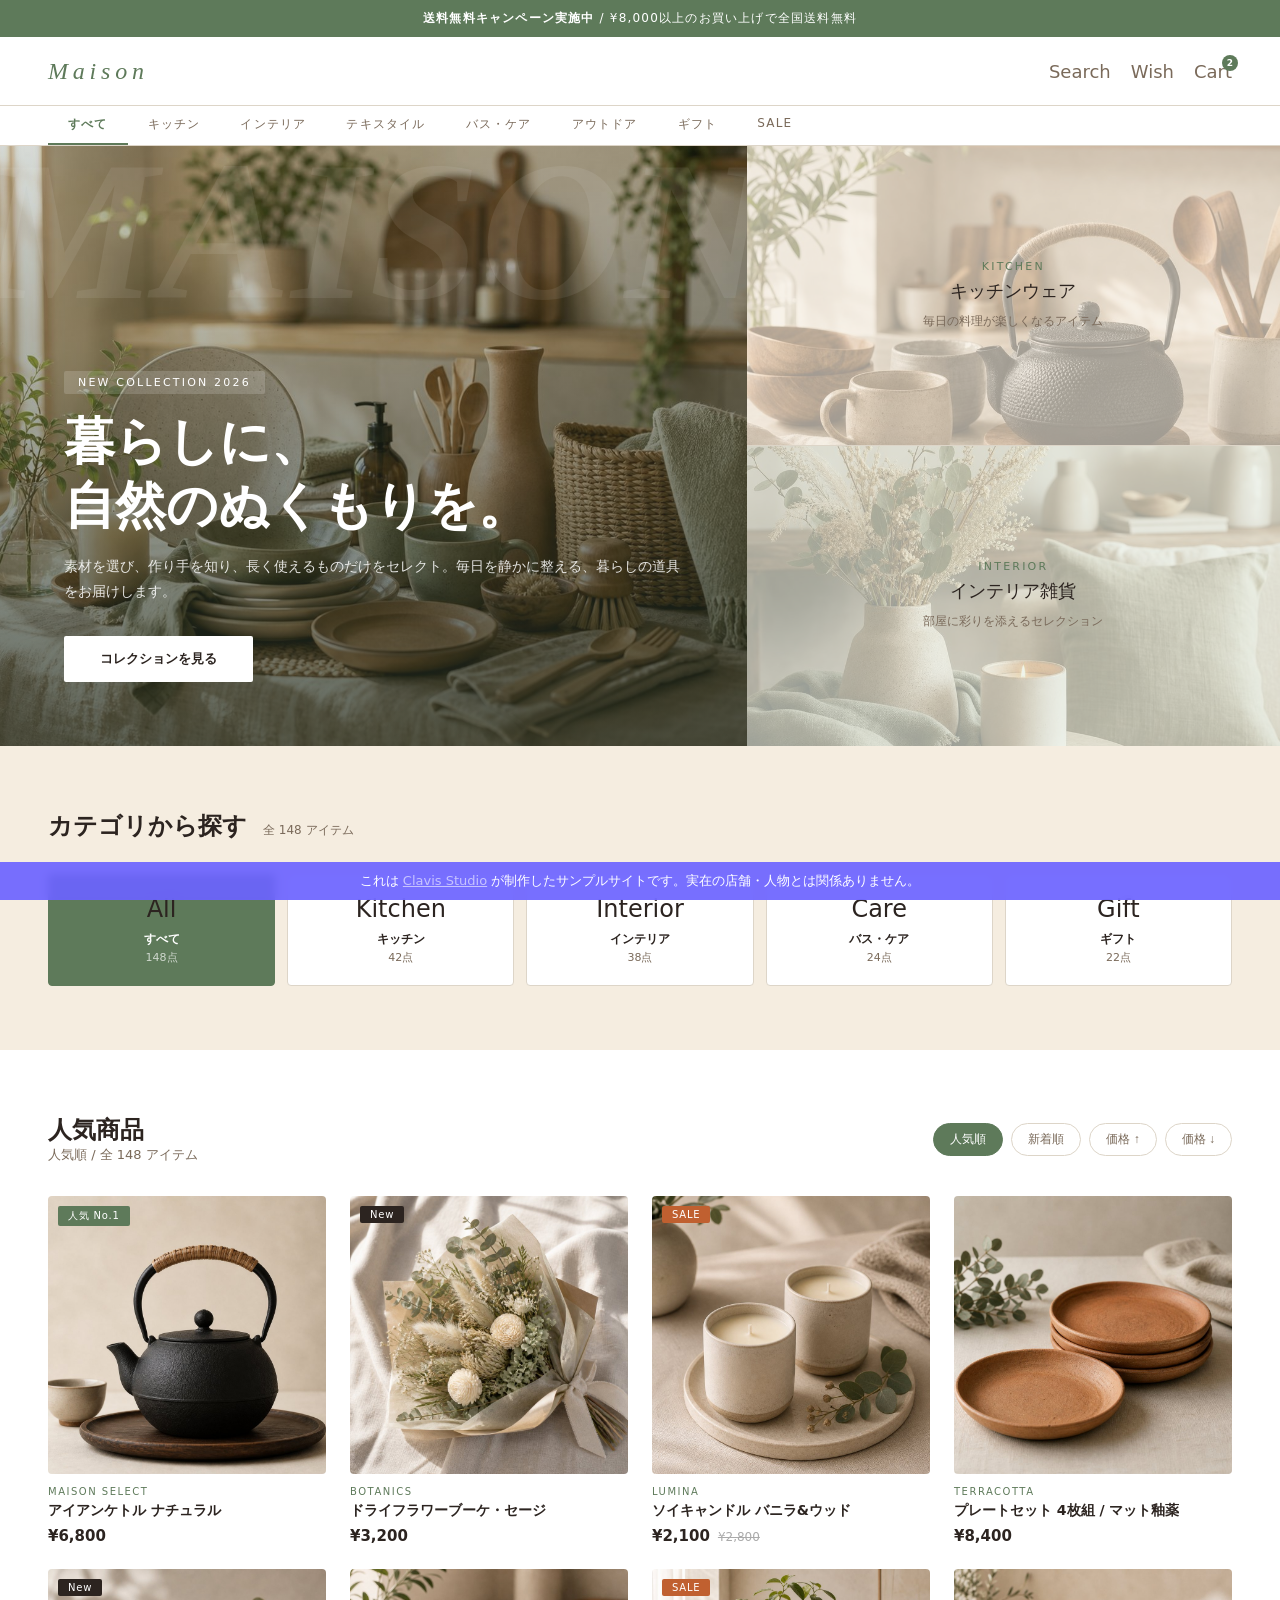
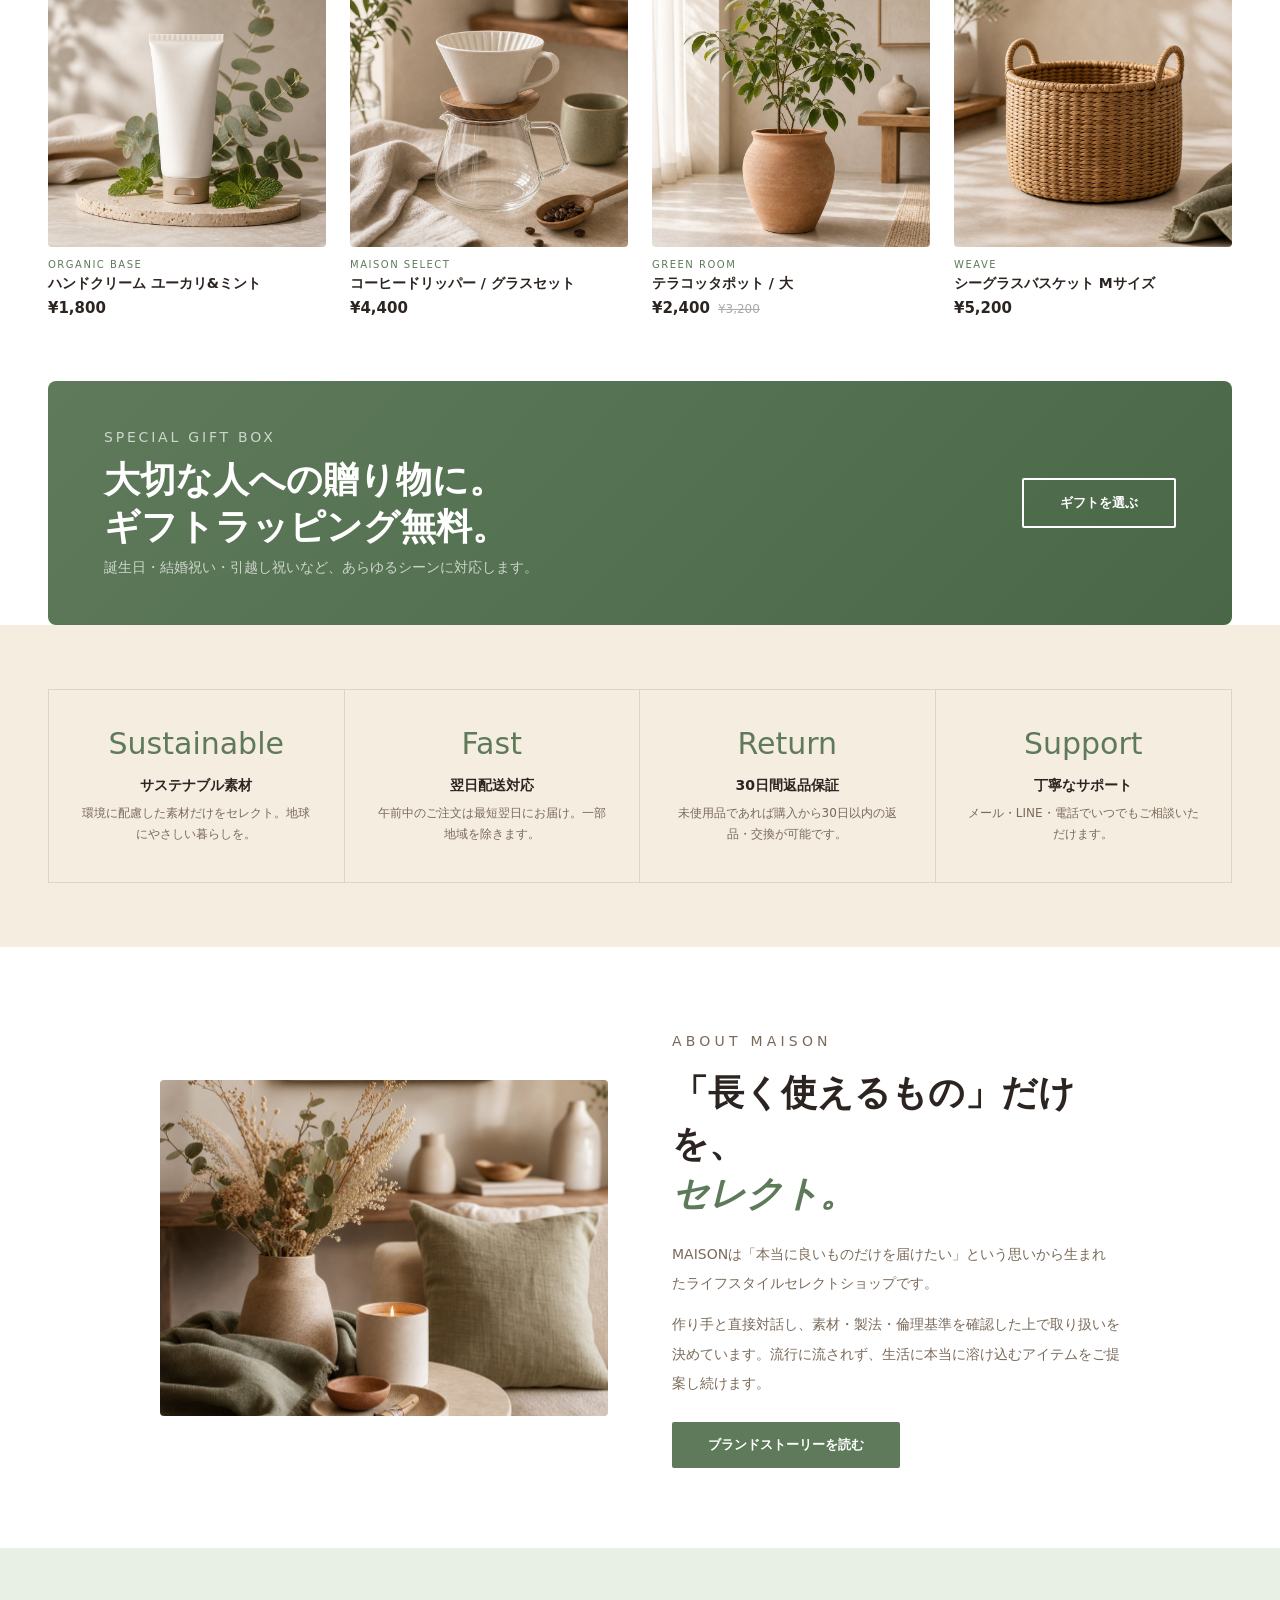
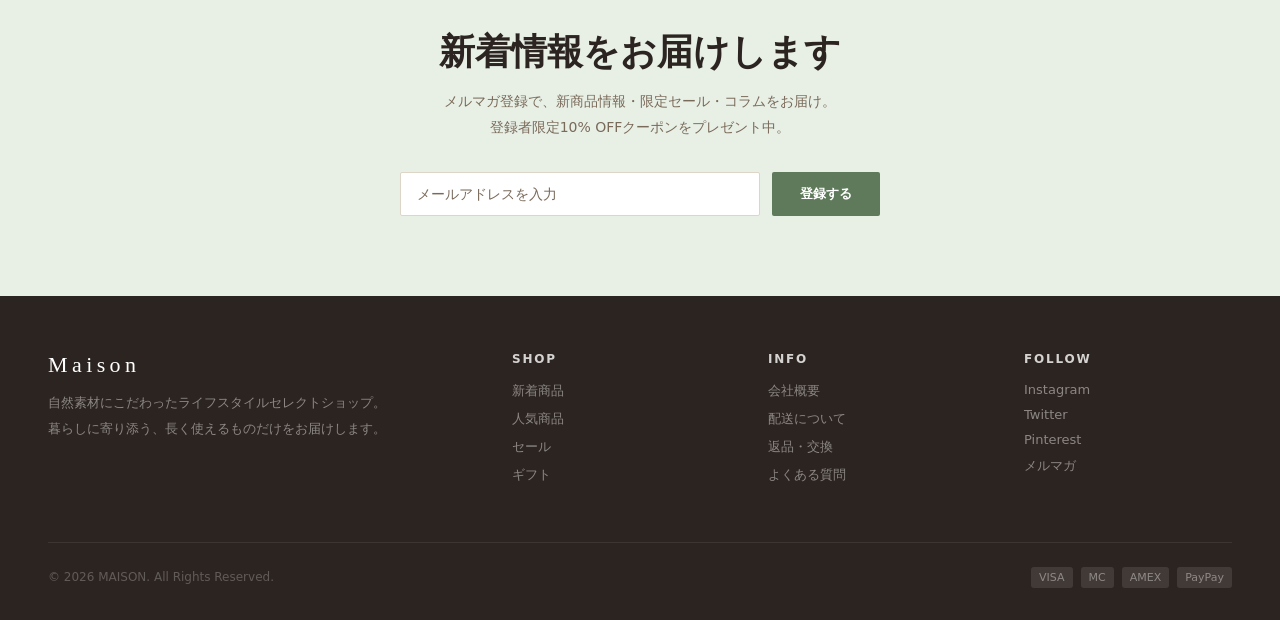
<file: sample-maison.html>
<!DOCTYPE html>
<html lang="ja">
<head>
  <meta charset="UTF-8" />
  <meta name="viewport" content="width=device-width, initial-scale=1.0" />
  <meta name="description" content="MAISONは自然素材にこだわったライフスタイルセレクトショップ。キッチン、インテリア、バスケア、ギフトまで、長く使える暮らしの道具を揃えています。" />
  <title>MAISON | ライフスタイルセレクトショップ</title>
  <style>
    *, *::before, *::after { box-sizing: border-box; margin: 0; padding: 0; }
    :root {
      --sage: #5e7a5a;
      --sage-light: #a8c0a4;
      --sage-pale: #e8f0e6;
      --warm: #f5ede0;
      --warm-mid: #e8d8c4;
      --text: #2c2420;
      --muted: #7a6a5a;
      --border: #ddd5c8;
    }
    html { scroll-behavior: smooth; }
    body { font-family: system-ui, -apple-system, BlinkMacSystemFont, "Segoe UI", sans-serif; color: var(--text); background: #fff; overflow-x: hidden; }
    a { text-decoration: none; color: inherit; }
    img { display: block; width: 100%; max-width: 100%; height: auto; }

    .announce-bar {
      background: var(--sage); color: #fff;
      text-align: center; padding: 10px 16px;
      font-size: 12px; letter-spacing: 0.1em;
    }
    .announce-bar strong { font-weight: 700; }

    header {
      position: sticky; top: 0; z-index: 200;
      background: rgba(255,255,255,0.97); backdrop-filter: blur(12px);
      border-bottom: 1px solid var(--border);
    }
    .header-top {
      display: flex; align-items: center; justify-content: space-between;
      padding: 0 48px; height: 68px;
    }
    .logo { font-family: Georgia, serif; font-size: 24px; letter-spacing: 0.2em; color: var(--text); }
    .logo em { color: var(--sage); font-style: italic; }
    .header-icons { display: flex; align-items: center; gap: 20px; }
    .header-icon { font-size: 18px; cursor: pointer; color: var(--muted); transition: color 0.2s; }
    .header-icon:hover { color: var(--sage); }
    .cart-badge { position: relative; }
    .cart-count { position: absolute; top: -6px; right: -6px; width: 16px; height: 16px; background: var(--sage); color: #fff; border-radius: 50%; font-size: 9px; display: flex; align-items: center; justify-content: center; font-weight: 700; }
    .header-nav {
      display: flex; gap: 0;
      border-top: 1px solid var(--border);
      padding: 0 48px;
    }
    .header-nav a {
      padding: 10px 20px; font-size: 12px; letter-spacing: 0.1em; color: var(--muted);
      border-bottom: 2px solid transparent; transition: all 0.2s; white-space: nowrap;
    }
    .header-nav a:hover { color: var(--text); }
    .header-nav a.active { color: var(--sage); border-bottom-color: var(--sage); font-weight: 700; }

    .hero {
      display: grid; grid-template-columns: 7fr 5fr;
      min-height: 600px;
    }
    .hero-main {
      background: linear-gradient(rgba(58,78,56,0.2), rgba(38,48,34,0.72)), url("assets/maison-hero.jpg") center/cover;
      display: flex; flex-direction: column; justify-content: flex-end;
      padding: 64px; position: relative; overflow: hidden;
    }
    .hero-main::before {
      content: "MAISON";
      position: absolute; top: -30px; left: -20px;
      font-family: Georgia, serif; font-size: 200px; font-weight: 700; font-style: italic;
      color: rgba(255,255,255,0.08); white-space: nowrap; pointer-events: none;
    }
    .hero-tag { display: inline-block; width: max-content; background: rgba(255,255,255,0.16); color: #fff; font-size: 11px; letter-spacing: 0.2em; padding: 5px 14px; border-radius: 2px; margin-bottom: 16px; text-transform: uppercase; }
    .hero-main h1 { font-family: Georgia, serif; font-size: clamp(32px, 4vw, 52px); color: #fff; line-height: 1.25; margin-bottom: 16px; position: relative; }
    .hero-main p { color: rgba(255,255,255,0.86); font-size: 14px; line-height: 1.8; margin-bottom: 32px; position: relative; }
    .btn-white { background: #fff; color: var(--text); padding: 14px 36px; font-size: 13px; font-weight: 700; border-radius: 2px; display: inline-block; transition: all 0.2s; width: max-content; position: relative; }
    .btn-white:hover { background: var(--warm); }
    .hero-side { display: grid; grid-template-rows: 1fr 1fr; }
    .hero-side-item {
      position: relative;
      background: var(--warm); display: flex; flex-direction: column;
      align-items: center; justify-content: center; padding: 32px;
      text-align: center; cursor: pointer; transition: background 0.2s;
      border-bottom: 1px solid var(--border);
      overflow: hidden;
    }
    .hero-side-item img {
      position: absolute; inset: 0;
      width: 100%; height: 100%; object-fit: cover;
      opacity: 0.34; transition: transform 0.35s ease, opacity 0.2s ease;
    }
    .hero-side-item:hover img { transform: scale(1.04); opacity: 0.45; }
    .hero-side-item:last-child { border-bottom: none; background: var(--sage-pale); }
    .hero-side-label,
    .hero-side-title,
    .hero-side-desc { position: relative; z-index: 1; }
    .hero-side-label { font-size: 11px; letter-spacing: 0.2em; color: var(--sage); text-transform: uppercase; margin-bottom: 6px; }
    .hero-side-title { font-family: Georgia, serif; font-size: 18px; color: var(--text); margin-bottom: 8px; }
    .hero-side-desc { font-size: 12px; color: var(--muted); line-height: 1.7; max-width: 240px; }

    .categories { padding: 64px 48px; background: var(--warm); }
    .categories-header { display: flex; align-items: baseline; gap: 16px; margin-bottom: 32px; }
    .categories-header h2 { font-family: Georgia, serif; font-size: 24px; }
    .categories-header p { font-size: 12px; color: var(--muted); }
    .category-grid { display: grid; grid-template-columns: repeat(5, 1fr); gap: 12px; }
    .category-item {
      background: #fff; border-radius: 4px; padding: 20px 16px;
      text-align: center; cursor: pointer; transition: all 0.2s;
      border: 1px solid var(--border);
    }
    .category-item:hover { border-color: var(--sage); background: var(--sage-pale); }
    .category-item.active { background: var(--sage); border-color: var(--sage); }
    .category-emoji { font-size: 24px; margin-bottom: 8px; }
    .category-name { font-size: 12px; font-weight: 700; color: var(--text); }
    .category-item.active .category-name { color: #fff; }
    .category-count { font-size: 11px; color: var(--muted); margin-top: 2px; }
    .category-item.active .category-count { color: rgba(255,255,255,0.7); }

    .products { padding: 64px 48px; }
    .products-header { display: flex; align-items: center; justify-content: space-between; margin-bottom: 32px; }
    .products-header h2 { font-family: Georgia, serif; font-size: 24px; }
    .products-header p { font-size: 13px; color: var(--muted); }
    .products-filter { display: flex; gap: 8px; }
    .filter-btn { padding: 7px 16px; border-radius: 20px; font-size: 12px; border: 1px solid var(--border); color: var(--muted); cursor: pointer; transition: all 0.2s; background: #fff; }
    .filter-btn.active { background: var(--sage); border-color: var(--sage); color: #fff; }
    .filter-btn:hover:not(.active) { border-color: var(--sage); color: var(--sage); }
    .product-grid { display: grid; grid-template-columns: repeat(4, 1fr); gap: 24px; }
    .product-card { cursor: pointer; }
    .product-img {
      aspect-ratio: 1; border-radius: 4px; margin-bottom: 12px;
      overflow: hidden; position: relative;
      background: var(--warm);
      transition: all 0.3s;
    }
    .product-img img { width: 100%; height: 100%; object-fit: cover; transition: transform 0.35s ease; }
    .product-img:hover { transform: translateY(-4px); box-shadow: 0 12px 32px rgba(0,0,0,0.1); }
    .product-img:hover img { transform: scale(1.04); }
    .product-badge { position: absolute; top: 10px; left: 10px; background: var(--sage); color: #fff; font-size: 10px; padding: 3px 10px; border-radius: 2px; letter-spacing: 0.08em; z-index: 1; }
    .product-badge.new { background: var(--text); }
    .product-badge.sale { background: #c06030; }
    .product-brand { font-size: 10px; color: var(--sage); letter-spacing: 0.15em; text-transform: uppercase; margin-bottom: 4px; }
    .product-name { font-size: 14px; font-weight: 700; margin-bottom: 6px; line-height: 1.4; }
    .product-price-row { display: flex; align-items: baseline; gap: 8px; }
    .product-price { font-size: 15px; font-weight: 700; color: var(--text); }
    .product-price-original { font-size: 12px; color: #aaa; text-decoration: line-through; }

    .banner { margin: 0 48px; padding: 48px 56px; background: linear-gradient(135deg, var(--sage) 0%, #4a6848 100%); border-radius: 8px; display: flex; align-items: center; justify-content: space-between; }
    .banner-tag { font-size: 11px; letter-spacing: 0.2em; color: rgba(255,255,255,0.7); text-transform: uppercase; margin-bottom: 12px; }
    .banner h2 { font-family: Georgia, serif; font-size: clamp(24px, 3vw, 36px); color: #fff; line-height: 1.3; margin-bottom: 8px; }
    .banner p { color: rgba(255,255,255,0.7); font-size: 14px; }
    .btn-white-outline { border: 2px solid #fff; color: #fff; padding: 14px 36px; font-size: 13px; font-weight: 700; border-radius: 2px; display: inline-block; transition: all 0.2s; white-space: nowrap; }
    .btn-white-outline:hover { background: #fff; color: var(--sage); }

    .features { padding: 64px 48px; background: var(--warm); }
    .features-grid { display: grid; grid-template-columns: repeat(4, 1fr); gap: 0; border: 1px solid var(--border); }
    .feature-item { padding: 36px 28px; border-right: 1px solid var(--border); text-align: center; }
    .feature-item:last-child { border-right: none; }
    .feature-icon { font-size: 30px; margin-bottom: 16px; color: var(--sage); }
    .feature-title { font-weight: 700; font-size: 14px; margin-bottom: 8px; }
    .feature-text { font-size: 12px; color: var(--muted); line-height: 1.8; }

    .about-section { padding: 80px 48px; }
    .about-inner { max-width: 960px; margin: 0 auto; display: grid; grid-template-columns: 1fr 1fr; gap: 64px; align-items: center; }
    .about-img {
      aspect-ratio: 4/3; border-radius: 4px;
      background: url("assets/maison-interior.jpg") center/cover;
      min-height: 300px;
    }
    .about-label { font-size: 11px; letter-spacing: 0.3em; color: var(--sage); text-transform: uppercase; margin-bottom: 14px; }
    .about-text h2 { font-family: Georgia, serif; font-size: clamp(24px, 3vw, 36px); line-height: 1.4; margin-bottom: 20px; }
    .about-text h2 em { color: var(--sage); font-style: italic; }
    .about-text p { font-size: 14px; color: var(--muted); line-height: 2.1; margin-bottom: 12px; }
    .btn-sage { background: var(--sage); color: #fff; padding: 14px 36px; font-size: 13px; font-weight: 700; border-radius: 2px; display: inline-block; margin-top: 12px; transition: background 0.2s; }
    .btn-sage:hover { background: #4a6848; }

    .newsletter { padding: 80px 48px; background: var(--sage-pale); text-align: center; }
    .newsletter h2 { font-family: Georgia, serif; font-size: clamp(24px, 3vw, 36px); margin-bottom: 12px; }
    .newsletter p { font-size: 14px; color: var(--muted); margin-bottom: 32px; line-height: 1.8; }
    .newsletter-form { display: flex; gap: 12px; max-width: 480px; margin: 0 auto; }
    .newsletter-input { flex: 1; padding: 13px 16px; border: 1px solid var(--border); border-radius: 2px; font-size: 14px; font-family: inherit; }
    .newsletter-input:focus { outline: none; border-color: var(--sage); }
    .newsletter-input::placeholder { color: var(--muted); }
    .newsletter-btn { padding: 13px 28px; background: var(--sage); color: #fff; border: none; border-radius: 2px; font-size: 13px; font-weight: 700; cursor: pointer; white-space: nowrap; transition: background 0.2s; }
    .newsletter-btn:hover { background: #4a6848; }

    footer { background: var(--text); padding: 56px 48px 32px; }
    .footer-grid { display: grid; grid-template-columns: 2fr 1fr 1fr 1fr; gap: 48px; margin-bottom: 48px; }
    .footer-logo { font-family: Georgia, serif; font-size: 22px; color: #fff; letter-spacing: 0.2em; margin-bottom: 12px; }
    .footer-brand-text { font-size: 13px; color: rgba(255,255,255,0.45); line-height: 2; }
    .footer-col h4 { font-size: 12px; font-weight: 700; color: rgba(255,255,255,0.8); letter-spacing: 0.15em; text-transform: uppercase; margin-bottom: 16px; }
    .footer-col a { display: block; font-size: 13px; color: rgba(255,255,255,0.45); margin-bottom: 10px; transition: color 0.2s; }
    .footer-col a:hover { color: rgba(255,255,255,0.8); }
    .footer-bottom { padding-top: 24px; border-top: 1px solid rgba(255,255,255,0.08); display: flex; justify-content: space-between; align-items: center; }
    .footer-copy { font-size: 12px; color: rgba(255,255,255,0.25); }
    .footer-payments { display: flex; gap: 8px; }
    .payment-icon { background: rgba(255,255,255,0.1); border-radius: 3px; padding: 4px 8px; font-size: 11px; color: rgba(255,255,255,0.4); }

    .sample-banner {
      position: fixed; bottom: 0; left: 0; right: 0;
      background: rgba(108,99,255,0.92); color: #fff;
      text-align: center; padding: 10px; font-size: 13px;
      backdrop-filter: blur(4px); z-index: 999;
    }
    .sample-banner a { color: #c7c3ff; text-decoration: underline; }

    @media (max-width: 768px) {
      .header-top { padding: 0 16px; }
      header { overflow: hidden; }
      .header-nav { width: 100%; max-width: 100vw; padding: 0 8px; overflow-x: auto; }
      .header-nav a { flex: 0 0 auto; }
      .hero { grid-template-columns: 1fr; }
      .hero-main { min-height: 520px; padding: 48px 24px; }
      .hero-main::before { font-size: 120px; }
      .hero-side { grid-template-rows: auto; grid-template-columns: 1fr 1fr; }
      .categories { padding: 48px 16px; }
      .category-grid { grid-template-columns: repeat(3, 1fr); }
      .products { padding: 48px 16px; }
      .products-header { flex-direction: column; gap: 16px; align-items: flex-start; }
      .products-filter { overflow-x: auto; width: 100%; padding-bottom: 2px; }
      .product-grid { grid-template-columns: repeat(2, 1fr); gap: 16px; }
      .banner { margin: 0 16px; flex-direction: column; gap: 24px; text-align: center; padding: 36px 24px; }
      .features { padding: 48px 16px; }
      .features-grid { grid-template-columns: 1fr 1fr; }
      .feature-item:nth-child(2) { border-right: none; }
      .about-section { padding: 64px 16px; }
      .about-inner { grid-template-columns: 1fr; }
      .about-img { min-height: 0; }
      .newsletter { padding: 64px 16px; }
      .newsletter-form { flex-direction: column; }
      footer { padding: 48px 16px 24px; }
      .footer-grid { grid-template-columns: 1fr 1fr; }
      .footer-brand { grid-column: 1 / -1; }
      .footer-bottom { flex-direction: column; gap: 16px; }
    }
  </style>
</head>
<body>

  <div class="announce-bar">
    <strong>送料無料キャンペーン実施中</strong> / ¥8,000以上のお買い上げで全国送料無料
  </div>

  <header>
    <div class="header-top">
      <div class="logo"><em>Maison</em></div>
      <div class="header-icons">
        <span class="header-icon">Search</span>
        <span class="header-icon">Wish</span>
        <span class="header-icon cart-badge">Cart<span class="cart-count">2</span></span>
      </div>
    </div>
    <nav class="header-nav">
      <a href="#" class="active">すべて</a>
      <a href="#">キッチン</a>
      <a href="#">インテリア</a>
      <a href="#">テキスタイル</a>
      <a href="#">バス・ケア</a>
      <a href="#">アウトドア</a>
      <a href="#">ギフト</a>
      <a href="#">SALE</a>
    </nav>
  </header>

  <section class="hero">
    <div class="hero-main">
      <span class="hero-tag">New Collection 2026</span>
      <h1>暮らしに、<br>自然のぬくもりを。</h1>
      <p>素材を選び、作り手を知り、長く使えるものだけをセレクト。毎日を静かに整える、暮らしの道具をお届けします。</p>
      <a href="#products" class="btn-white">コレクションを見る</a>
    </div>
    <div class="hero-side">
      <div class="hero-side-item">
        <img src="assets/maison-kitchen.jpg" alt="自然素材のキッチンウェア">
        <p class="hero-side-label">Kitchen</p>
        <p class="hero-side-title">キッチンウェア</p>
        <p class="hero-side-desc">毎日の料理が楽しくなるアイテム</p>
      </div>
      <div class="hero-side-item">
        <img src="assets/maison-interior.jpg" alt="ナチュラルなインテリア雑貨">
        <p class="hero-side-label">Interior</p>
        <p class="hero-side-title">インテリア雑貨</p>
        <p class="hero-side-desc">部屋に彩りを添えるセレクション</p>
      </div>
    </div>
  </section>

  <section class="categories" id="categories">
    <div class="categories-header">
      <h2>カテゴリから探す</h2>
      <p>全 148 アイテム</p>
    </div>
    <div class="category-grid">
      <div class="category-item active"><div class="category-emoji">All</div><p class="category-name">すべて</p><p class="category-count">148点</p></div>
      <div class="category-item"><div class="category-emoji">Kitchen</div><p class="category-name">キッチン</p><p class="category-count">42点</p></div>
      <div class="category-item"><div class="category-emoji">Interior</div><p class="category-name">インテリア</p><p class="category-count">38点</p></div>
      <div class="category-item"><div class="category-emoji">Care</div><p class="category-name">バス・ケア</p><p class="category-count">24点</p></div>
      <div class="category-item"><div class="category-emoji">Gift</div><p class="category-name">ギフト</p><p class="category-count">22点</p></div>
    </div>
  </section>

  <section class="products" id="products">
    <div class="products-header">
      <div>
        <h2>人気商品</h2>
        <p>人気順 / 全 148 アイテム</p>
      </div>
      <div class="products-filter">
        <button class="filter-btn active">人気順</button>
        <button class="filter-btn">新着順</button>
        <button class="filter-btn">価格 ↑</button>
        <button class="filter-btn">価格 ↓</button>
      </div>
    </div>
    <div class="product-grid">
      <div class="product-card">
        <div class="product-img"><span class="product-badge">人気 No.1</span><img src="assets/maison-kettle.jpg" alt="アイアンケトル ナチュラル"></div>
        <p class="product-brand">Maison Select</p>
        <p class="product-name">アイアンケトル ナチュラル</p>
        <div class="product-price-row"><p class="product-price">¥6,800</p></div>
      </div>
      <div class="product-card">
        <div class="product-img"><span class="product-badge new">New</span><img src="assets/maison-bouquet.jpg" alt="ドライフラワーブーケ セージ"></div>
        <p class="product-brand">Botanics</p>
        <p class="product-name">ドライフラワーブーケ・セージ</p>
        <div class="product-price-row"><p class="product-price">¥3,200</p></div>
      </div>
      <div class="product-card">
        <div class="product-img"><span class="product-badge sale">SALE</span><img src="assets/maison-candle.jpg" alt="ソイキャンドル バニラ&ウッド"></div>
        <p class="product-brand">Lumina</p>
        <p class="product-name">ソイキャンドル バニラ&ウッド</p>
        <div class="product-price-row"><p class="product-price">¥2,100</p><p class="product-price-original">¥2,800</p></div>
      </div>
      <div class="product-card">
        <div class="product-img"><img src="assets/maison-plates.jpg" alt="プレートセット テラコッタ"></div>
        <p class="product-brand">Terracotta</p>
        <p class="product-name">プレートセット 4枚組 / マット釉薬</p>
        <div class="product-price-row"><p class="product-price">¥8,400</p></div>
      </div>
      <div class="product-card">
        <div class="product-img"><span class="product-badge new">New</span><img src="assets/maison-handcream.jpg" alt="ハンドクリーム ユーカリ&ミント"></div>
        <p class="product-brand">Organic Base</p>
        <p class="product-name">ハンドクリーム ユーカリ&ミント</p>
        <div class="product-price-row"><p class="product-price">¥1,800</p></div>
      </div>
      <div class="product-card">
        <div class="product-img"><img src="assets/maison-coffee.jpg" alt="コーヒードリッパーとグラスサーバー"></div>
        <p class="product-brand">Maison Select</p>
        <p class="product-name">コーヒードリッパー / グラスセット</p>
        <div class="product-price-row"><p class="product-price">¥4,400</p></div>
      </div>
      <div class="product-card">
        <div class="product-img"><span class="product-badge sale">SALE</span><img src="assets/maison-plantpot.jpg" alt="テラコッタポット 大"></div>
        <p class="product-brand">Green Room</p>
        <p class="product-name">テラコッタポット / 大</p>
        <div class="product-price-row"><p class="product-price">¥2,400</p><p class="product-price-original">¥3,200</p></div>
      </div>
      <div class="product-card">
        <div class="product-img"><img src="assets/maison-basket.jpg" alt="シーグラスバスケット Mサイズ"></div>
        <p class="product-brand">Weave</p>
        <p class="product-name">シーグラスバスケット Mサイズ</p>
        <div class="product-price-row"><p class="product-price">¥5,200</p></div>
      </div>
    </div>
  </section>

  <div class="banner">
    <div class="banner-left">
      <p class="banner-tag">Special Gift Box</p>
      <h2>大切な人への贈り物に。<br>ギフトラッピング無料。</h2>
      <p>誕生日・結婚祝い・引越し祝いなど、あらゆるシーンに対応します。</p>
    </div>
    <a href="#" class="btn-white-outline">ギフトを選ぶ</a>
  </div>

  <section class="features">
    <div class="features-grid">
      <div class="feature-item"><div class="feature-icon">Sustainable</div><p class="feature-title">サステナブル素材</p><p class="feature-text">環境に配慮した素材だけをセレクト。地球にやさしい暮らしを。</p></div>
      <div class="feature-item"><div class="feature-icon">Fast</div><p class="feature-title">翌日配送対応</p><p class="feature-text">午前中のご注文は最短翌日にお届け。一部地域を除きます。</p></div>
      <div class="feature-item"><div class="feature-icon">Return</div><p class="feature-title">30日間返品保証</p><p class="feature-text">未使用品であれば購入から30日以内の返品・交換が可能です。</p></div>
      <div class="feature-item"><div class="feature-icon">Support</div><p class="feature-title">丁寧なサポート</p><p class="feature-text">メール・LINE・電話でいつでもご相談いただけます。</p></div>
    </div>
  </section>

  <section class="about-section">
    <div class="about-inner">
      <div class="about-img" role="img" aria-label="MAISONが提案する自然素材のある暮らし"></div>
      <div class="about-text">
        <p class="about-label">About Maison</p>
        <h2>「長く使えるもの」だけを、<br><em>セレクト。</em></h2>
        <p>MAISONは「本当に良いものだけを届けたい」という思いから生まれたライフスタイルセレクトショップです。</p>
        <p>作り手と直接対話し、素材・製法・倫理基準を確認した上で取り扱いを決めています。流行に流されず、生活に本当に溶け込むアイテムをご提案し続けます。</p>
        <a href="#" class="btn-sage">ブランドストーリーを読む</a>
      </div>
    </div>
  </section>

  <section class="newsletter">
    <h2>新着情報をお届けします</h2>
    <p>メルマガ登録で、新商品情報・限定セール・コラムをお届け。<br>登録者限定10% OFFクーポンをプレゼント中。</p>
    <div class="newsletter-form">
      <input class="newsletter-input" type="email" placeholder="メールアドレスを入力">
      <button class="newsletter-btn">登録する</button>
    </div>
  </section>

  <footer>
    <div class="footer-grid">
      <div class="footer-brand">
        <p class="footer-logo">Maison</p>
        <p class="footer-brand-text">自然素材にこだわったライフスタイルセレクトショップ。<br>暮らしに寄り添う、長く使えるものだけをお届けします。</p>
      </div>
      <div class="footer-col"><h4>Shop</h4><a href="#">新着商品</a><a href="#">人気商品</a><a href="#">セール</a><a href="#">ギフト</a></div>
      <div class="footer-col"><h4>Info</h4><a href="#">会社概要</a><a href="#">配送について</a><a href="#">返品・交換</a><a href="#">よくある質問</a></div>
      <div class="footer-col"><h4>Follow</h4><a href="#">Instagram</a><a href="#">Twitter</a><a href="#">Pinterest</a><a href="#">メルマガ</a></div>
    </div>
    <div class="footer-bottom">
      <p class="footer-copy">© 2026 MAISON. All Rights Reserved.</p>
      <div class="footer-payments"><span class="payment-icon">VISA</span><span class="payment-icon">MC</span><span class="payment-icon">AMEX</span><span class="payment-icon">PayPay</span></div>
    </div>
  </footer>

  <div class="sample-banner">
    これは <a href="index.html#works">Clavis Studio</a> が制作したサンプルサイトです。実在の店舗・人物とは関係ありません。
  </div>

</body>
</html>
</file>
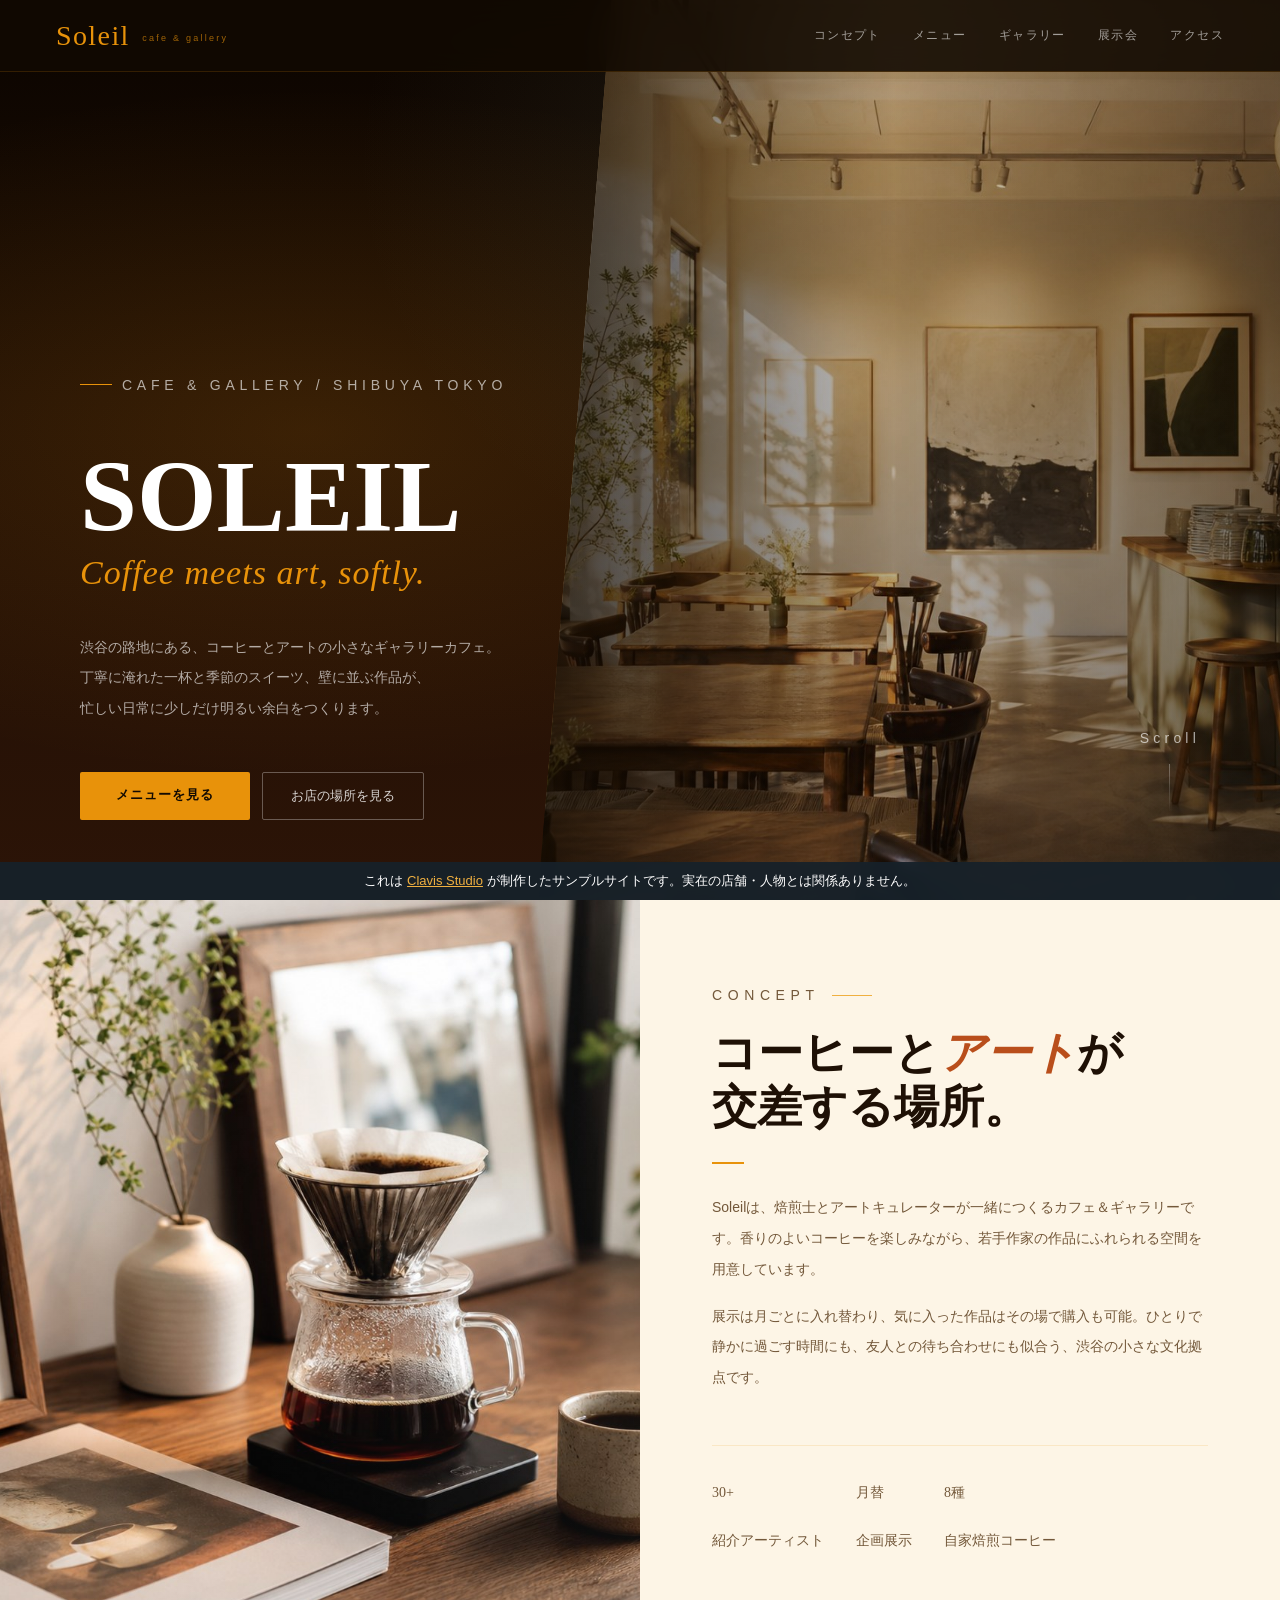
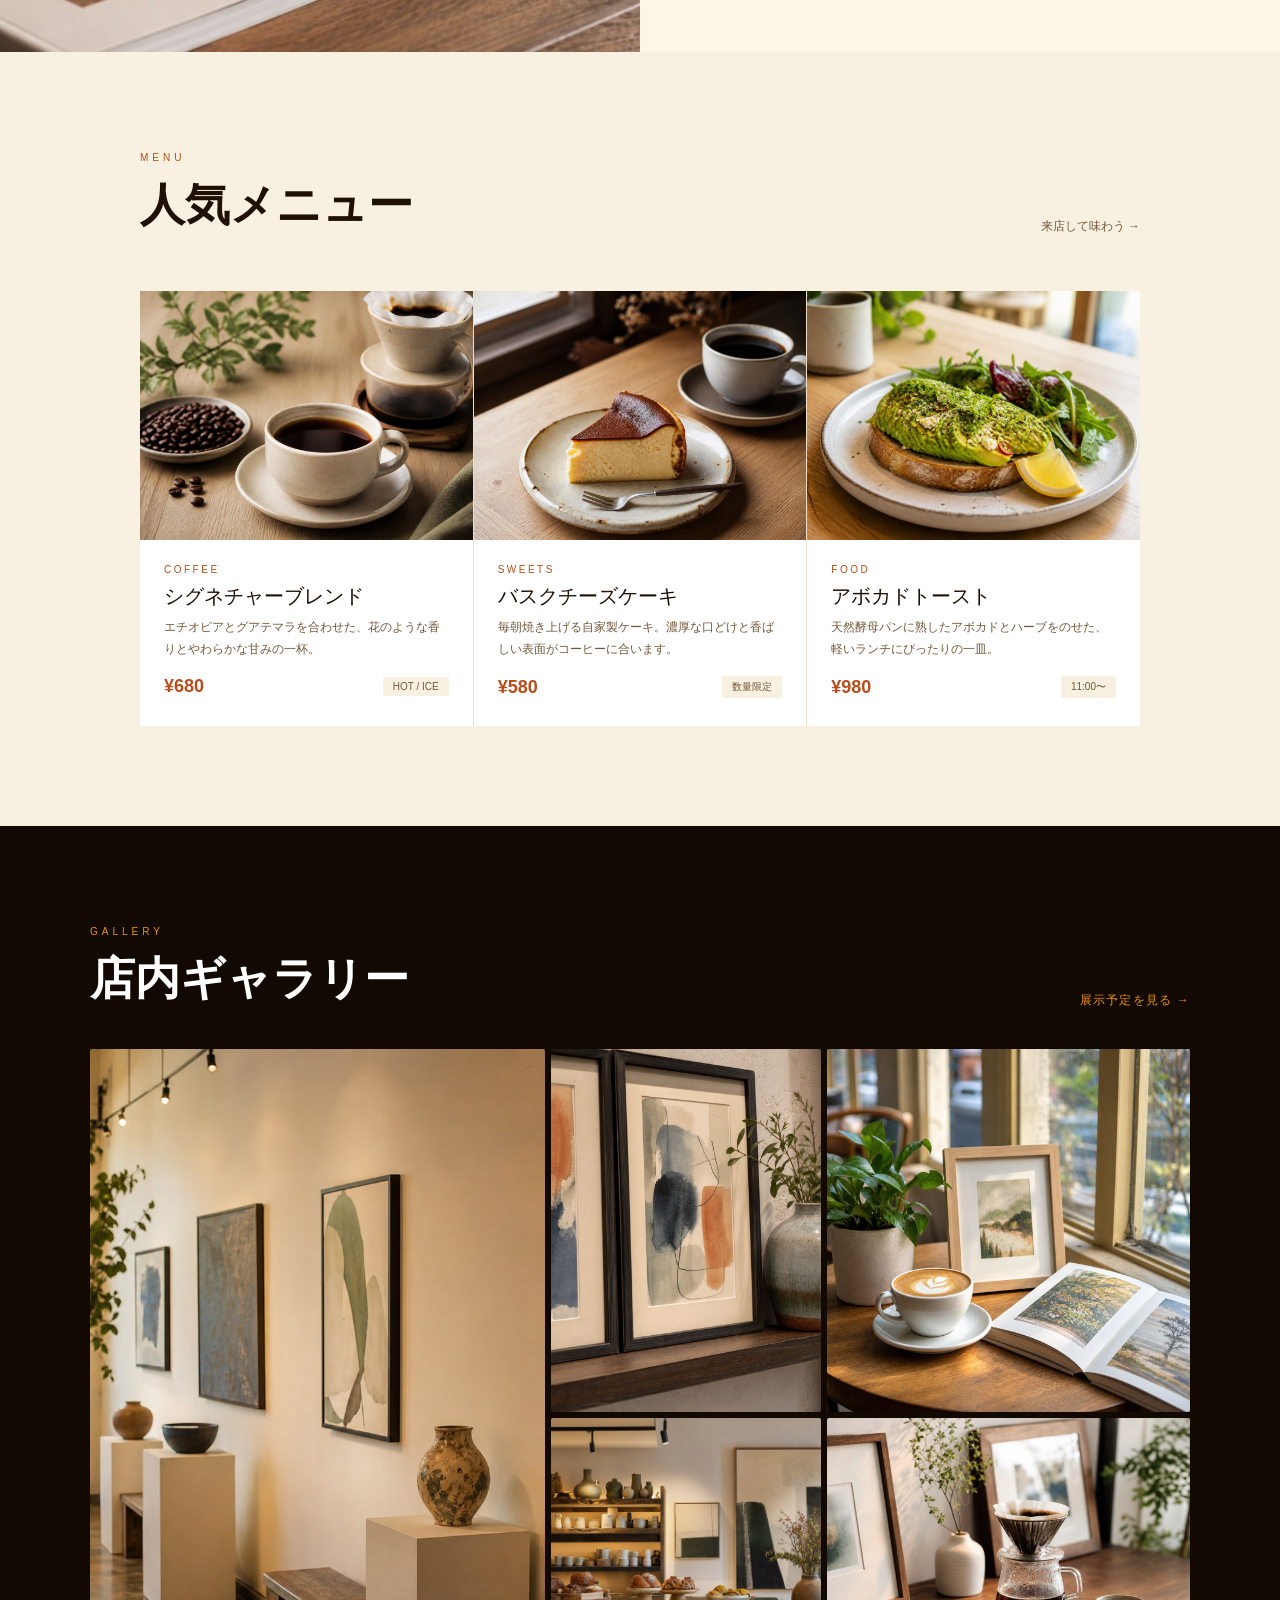
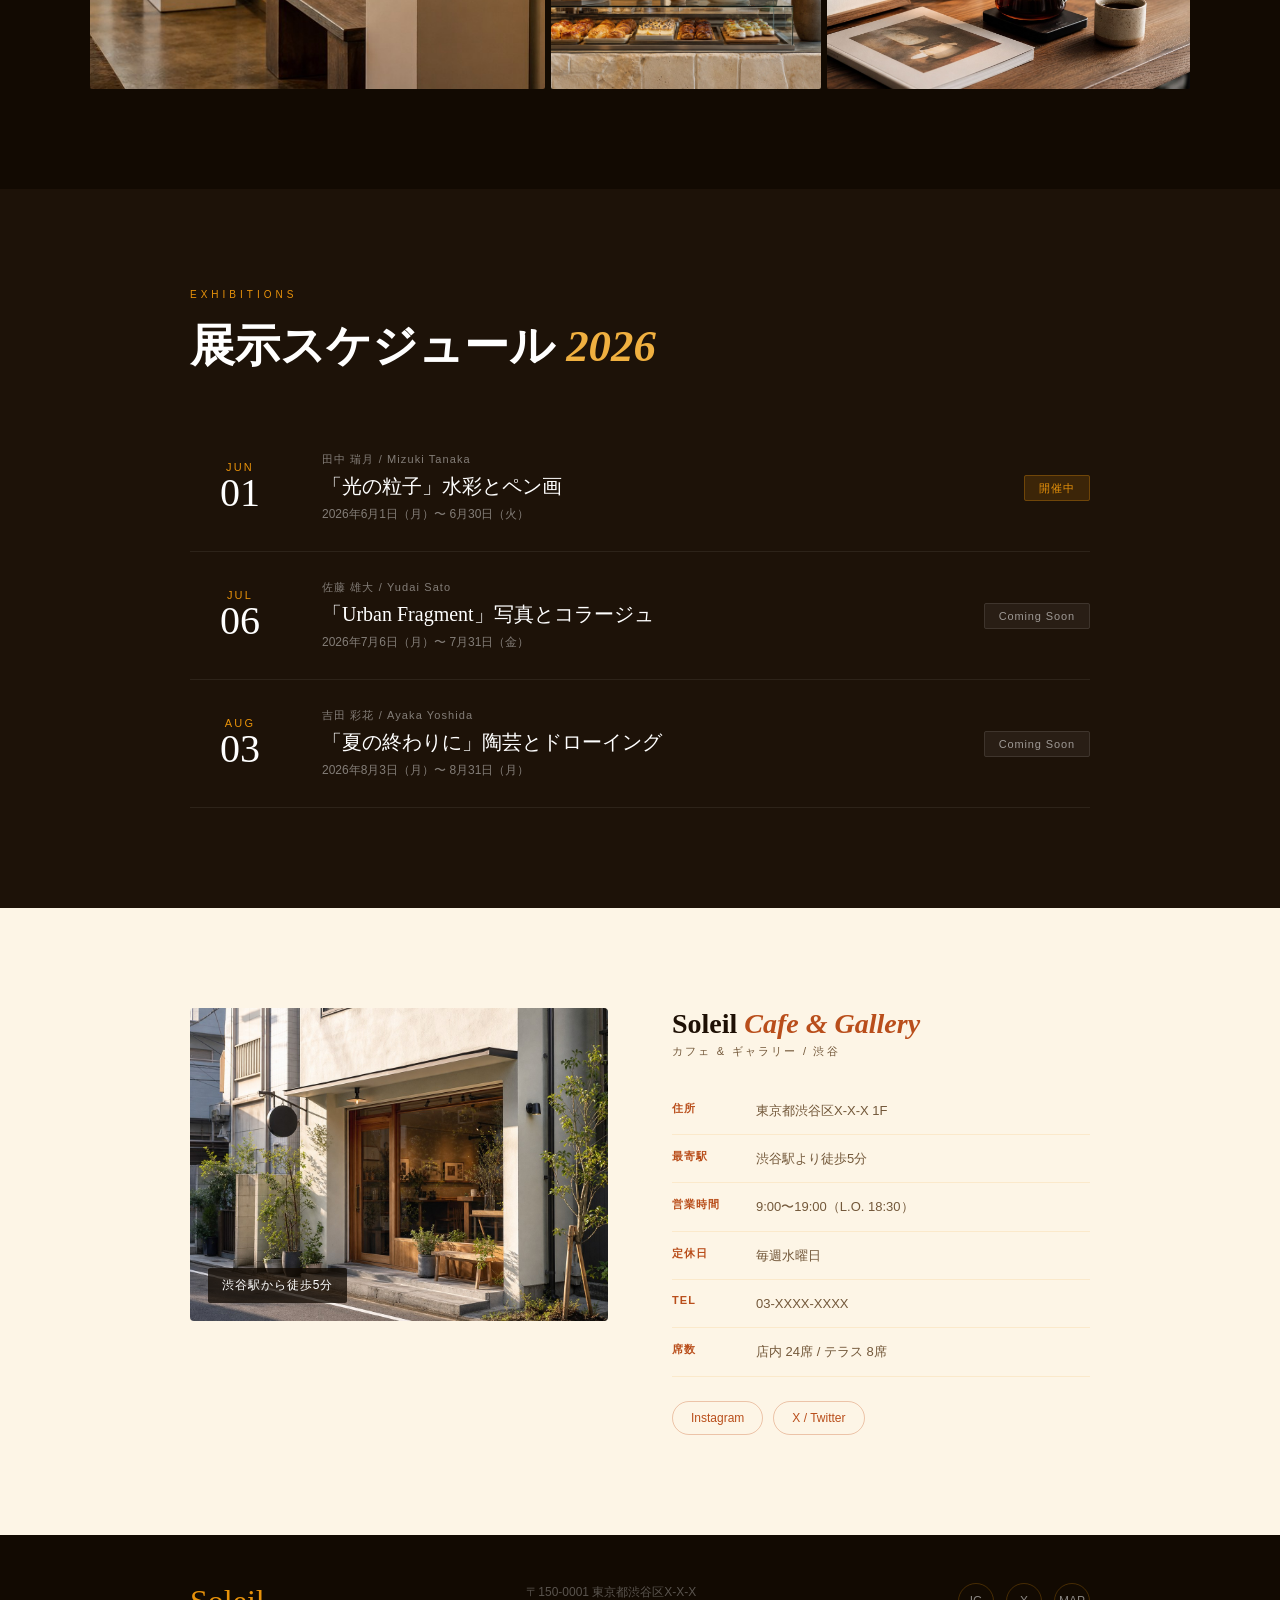
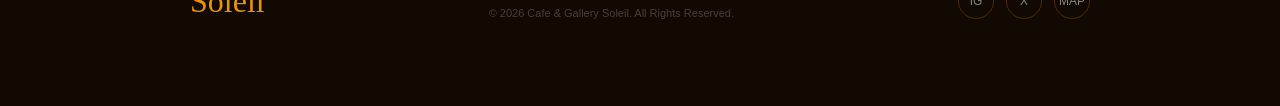
<file: sample-soleil.html>
<!DOCTYPE html>
<html lang="ja">
<head>
  <meta charset="UTF-8" />
  <meta name="viewport" content="width=device-width, initial-scale=1.0" />
  <title>Soleil | カフェ &amp; ギャラリー</title>
  <style>
    *, *::before, *::after { box-sizing: border-box; margin: 0; padding: 0; }
    :root {
      --dark: #120a02;
      --mid-dark: #1d1208;
      --amber: #e8920a;
      --amber-light: #f0b040;
      --terra: #b94e1b;
      --sage: #6f8065;
      --ink: #17212a;
      --cream: #fdf5e6;
      --warm-light: #f8f0e0;
      --text: #1e1005;
      --muted: #73583a;
    }
    html { scroll-behavior: smooth; }
    body { font-family: "Yu Gothic", "Yu Gothic UI", Meiryo, sans-serif; color: var(--text); background: var(--dark); overflow-x: hidden; }
    a { text-decoration: none; color: inherit; }
    img { display: block; width: 100%; height: 100%; object-fit: cover; }

    header {
      position: fixed; top: 0; width: 100%; z-index: 200;
      background: rgba(18, 10, 2, 0.88); backdrop-filter: blur(16px);
      display: flex; align-items: center; justify-content: space-between;
      padding: 0 56px; height: 72px;
      border-bottom: 1px solid rgba(232,146,10,0.16);
    }
    .logo { font-family: Georgia, "Times New Roman", serif; font-size: 28px; color: var(--amber); letter-spacing: 0.05em; }
    .logo sub { font-family: "Yu Gothic", "Yu Gothic UI", Meiryo, sans-serif; font-size: 9px; letter-spacing: 0.25em; color: rgba(232,146,10,0.66); font-weight: 300; vertical-align: middle; margin-left: 4px; }
    nav { display: flex; align-items: center; gap: 32px; }
    nav a { font-size: 12px; letter-spacing: 0.12em; color: rgba(255,255,255,0.58); transition: color 0.2s; white-space: nowrap; }
    nav a:hover { color: var(--amber); }

    .hero {
      min-height: 100vh; position: relative; overflow: hidden;
      display: flex; flex-direction: column; justify-content: flex-end;
      background: var(--dark);
    }
    .hero-bg {
      position: absolute; inset: 0;
      background:
        radial-gradient(ellipse at 24% 48%, rgba(232,146,10,0.14) 0%, transparent 52%),
        radial-gradient(ellipse at 74% 18%, rgba(111,128,101,0.18) 0%, transparent 44%),
        linear-gradient(180deg, #0a0400 0%, #1e0e04 44%, #2c1407 100%);
    }
    .hero-visual {
      position: absolute; top: 0; right: 0; width: 58%; height: 100%;
      clip-path: polygon(10% 0%, 100% 0%, 100% 100%, 0% 100%);
      background:
        linear-gradient(90deg, rgba(18,10,2,0.74), rgba(18,10,2,0.08) 48%, rgba(18,10,2,0.42)),
        url("assets/soleil-hero.jpg") center / cover no-repeat;
    }
    .hero-visual::after {
      content: '';
      position: absolute; inset: 0;
      background: linear-gradient(180deg, rgba(18,10,2,0.08), rgba(18,10,2,0.35));
    }
    .hero-content {
      position: relative; z-index: 1;
      padding: 0 0 80px 80px;
      max-width: 620px;
    }
    .hero-label {
      display: inline-flex; align-items: center; gap: 10px;
      font-size: 10px; letter-spacing: 0.34em; color: var(--amber); text-transform: uppercase;
      margin-bottom: 36px;
    }
    .hero-label::before { content: ''; width: 32px; height: 1px; background: var(--amber); }
    .hero h1 {
      font-family: Georgia, "Times New Roman", serif;
      font-size: clamp(58px, 8vw, 112px);
      color: #fff; line-height: 0.95;
      margin-bottom: 8px; letter-spacing: 0;
    }
    .hero-h1-sub {
      font-family: Georgia, "Times New Roman", serif;
      font-size: clamp(20px, 3vw, 34px);
      color: var(--amber); font-style: italic;
      margin-bottom: 40px; display: block;
      letter-spacing: 0.03em;
    }
    .hero p { color: rgba(255,255,255,0.64); font-size: 14px; line-height: 2.2; margin-bottom: 48px; font-weight: 300; }
    .hero-btns { display: flex; gap: 12px; flex-wrap: wrap; }
    .btn-amber { background: var(--amber); color: var(--dark); padding: 14px 36px; font-size: 13px; font-weight: 700; letter-spacing: 0.08em; border-radius: 2px; display: inline-block; transition: background 0.2s, transform 0.2s; }
    .btn-amber:hover { background: var(--amber-light); transform: translateY(-1px); }
    .btn-ghost { border: 1px solid rgba(255,255,255,0.3); color: rgba(255,255,255,0.82); padding: 14px 28px; font-size: 13px; border-radius: 2px; display: inline-block; transition: all 0.2s; }
    .btn-ghost:hover { border-color: rgba(255,255,255,0.72); color: #fff; }
    .hero-scroll {
      position: absolute; bottom: 40px; right: 80px;
      display: flex; flex-direction: column; align-items: center; gap: 10px;
      font-size: 10px; letter-spacing: 0.3em; color: rgba(255,255,255,0.28);
    }
    .hero-scroll::after { content: ''; width: 1px; height: 48px; background: linear-gradient(to bottom, rgba(255,255,255,0.3), transparent); }

    .concept { background: #fff; }
    .concept-grid { display: grid; grid-template-columns: 1fr 1fr; }
    .concept-img {
      min-height: 560px;
      background: url("assets/soleil-concept.jpg") center / cover no-repeat;
      position: relative;
    }
    .concept-img::after {
      content: '';
      position: absolute; inset: 0;
      background: linear-gradient(to right, transparent, rgba(255,255,255,0.05));
    }
    .concept-body {
      padding: 80px 72px; display: flex; flex-direction: column; justify-content: center;
      background: var(--cream);
    }
    .concept-label { font-size: 10px; letter-spacing: 0.4em; color: var(--amber); text-transform: uppercase; margin-bottom: 24px; display: flex; align-items: center; gap: 12px; }
    .concept-label::after { content: ''; display: block; flex: 1; max-width: 40px; height: 1px; background: var(--amber-light); }
    .concept h2 { font-family: Georgia, "Times New Roman", serif; font-size: clamp(28px, 3.5vw, 48px); line-height: 1.2; margin-bottom: 28px; color: var(--text); }
    .concept h2 em { color: var(--terra); font-style: italic; }
    .concept-rule { width: 32px; height: 2px; background: var(--amber); margin-bottom: 28px; }
    .concept p { font-size: 14px; line-height: 2.2; color: var(--muted); margin-bottom: 16px; font-weight: 300; }
    .concept-stats { display: flex; gap: 32px; margin-top: 36px; padding-top: 32px; border-top: 1px solid rgba(232,146,10,0.15); }
    .c-stat-num { font-family: Georgia, "Times New Roman", serif; font-size: 36px; color: var(--amber); line-height: 1; }
    .c-stat-label { font-size: 11px; color: var(--muted); margin-top: 4px; }

    .menu { padding: 100px 80px; background: var(--warm-light); }
    .menu-container { max-width: 1000px; margin: 0 auto; }
    .menu-header { display: flex; align-items: flex-end; justify-content: space-between; margin-bottom: 56px; gap: 24px; }
    .menu-label { font-size: 10px; letter-spacing: 0.4em; color: var(--terra); text-transform: uppercase; margin-bottom: 12px; }
    .menu-header h2 { font-family: Georgia, "Times New Roman", serif; font-size: clamp(28px, 3.5vw, 46px); color: var(--text); }
    .menu-link { font-size:12px; color:var(--muted); display:flex; align-items:center; gap:6px; white-space: nowrap; }
    .menu-grid { display: grid; grid-template-columns: repeat(3, 1fr); gap: 1px; background: rgba(196,80,24,0.12); }
    .menu-card { background: #fff; padding: 0; overflow: hidden; }
    .menu-card-img {
      aspect-ratio: 4/3;
      background: var(--ink);
      overflow: hidden;
    }
    .menu-card-img img { transition: transform 0.35s ease; }
    .menu-card:hover .menu-card-img img { transform: scale(1.04); }
    .menu-card-body { padding: 24px 24px 28px; }
    .menu-card-category { font-size: 10px; letter-spacing: 0.25em; color: var(--terra); text-transform: uppercase; margin-bottom: 8px; }
    .menu-card-name { font-family: Georgia, "Times New Roman", serif; font-size: 20px; color: var(--text); margin-bottom: 8px; line-height: 1.3; }
    .menu-card-desc { font-size: 12px; color: var(--muted); line-height: 1.8; margin-bottom: 16px; font-weight: 300; }
    .menu-card-footer { display: flex; align-items: center; justify-content: space-between; gap: 12px; }
    .menu-card-price { font-size: 18px; color: var(--terra); font-weight: 700; }
    .menu-card-tag { font-size: 10px; background: var(--warm-light); color: var(--muted); padding: 4px 10px; border-radius: 2px; white-space: nowrap; }

    .gallery { background: var(--dark); padding: 100px 80px; }
    .gallery-container { max-width: 1100px; margin: 0 auto; }
    .gallery-header { display: flex; align-items: flex-end; justify-content: space-between; margin-bottom: 40px; gap: 24px; }
    .gallery-label { font-size: 10px; letter-spacing: 0.4em; color: var(--amber); text-transform: uppercase; margin-bottom: 12px; }
    .gallery-header h2 { font-family: Georgia, "Times New Roman", serif; font-size: clamp(28px, 3.5vw, 48px); color: #fff; }
    .gallery-link { font-size: 12px; color: var(--amber); letter-spacing: 0.1em; display: flex; align-items: center; gap: 6px; transition: gap 0.2s; white-space: nowrap; }
    .gallery-link:hover { gap: 10px; }
    .gallery-grid {
      display: grid;
      grid-template-columns: repeat(12, 1fr);
      grid-template-rows: auto;
      gap: 6px;
    }
    .gallery-item {
      border-radius: 2px; overflow: hidden;
      min-height: 160px;
      background: #2c1b0d;
    }
    .gallery-item img { transition: transform 0.35s ease, filter 0.35s ease; }
    .gallery-item:hover img { transform: scale(1.035); filter: saturate(1.06); }
    .gi1 { grid-column: 1 / 6; grid-row: 1 / 3; min-height: 320px; }
    .gi2 { grid-column: 6 / 9; }
    .gi3 { grid-column: 9 / 13; }
    .gi4 { grid-column: 6 / 9; grid-row: 2; }
    .gi5 { grid-column: 9 / 13; grid-row: 2; }

    .exhibition { padding: 100px 80px; background: var(--mid-dark); }
    .exhibition-container { max-width: 900px; margin: 0 auto; }
    .exhibition-label { font-size: 10px; letter-spacing: 0.4em; color: var(--amber); text-transform: uppercase; margin-bottom: 16px; }
    .exhibition h2 { font-family: Georgia, "Times New Roman", serif; font-size: clamp(28px, 3.5vw, 46px); color: #fff; margin-bottom: 48px; }
    .exhibition h2 em { color: var(--amber-light); font-style: italic; }
    .exhibition-list { display: flex; flex-direction: column; gap: 0; }
    .exhibition-item {
      display: grid; grid-template-columns: 100px 1fr auto;
      gap: 32px; align-items: center;
      padding: 28px 0;
      border-bottom: 1px solid rgba(255,255,255,0.07);
    }
    .exhibition-date { text-align: center; }
    .exhibition-month { font-size: 11px; letter-spacing: 0.2em; color: var(--amber); text-transform: uppercase; }
    .exhibition-day { font-family: Georgia, "Times New Roman", serif; font-size: 40px; color: #fff; line-height: 1; }
    .exhibition-artist { font-size: 11px; color: rgba(255,255,255,0.45); margin-bottom: 6px; letter-spacing: 0.1em; }
    .exhibition-title { font-family: Georgia, "Times New Roman", serif; font-size: 20px; color: #fff; margin-bottom: 6px; }
    .exhibition-period { font-size: 12px; color: rgba(255,255,255,0.45); }
    .status-badge { padding: 6px 14px; font-size: 11px; border-radius: 2px; letter-spacing: 0.08em; white-space: nowrap; }
    .status-now { background: rgba(232,146,10,0.15); color: var(--amber); border: 1px solid rgba(232,146,10,0.3); }
    .status-coming { background: rgba(255,255,255,0.05); color: rgba(255,255,255,0.55); border: 1px solid rgba(255,255,255,0.1); }

    .access { padding: 100px 80px; background: var(--cream); }
    .access-container { max-width: 900px; margin: 0 auto; display: grid; grid-template-columns: 1fr 1fr; gap: 64px; }
    .access-map { aspect-ratio: 4/3; border-radius: 4px; overflow: hidden; position: relative; background: #d9cbb7; }
    .access-map::after {
      content: '渋谷駅から徒歩5分';
      position: absolute; left: 18px; bottom: 18px;
      background: rgba(18,10,2,0.76); color: #fff;
      padding: 9px 14px; border-radius: 2px;
      font-size: 12px; letter-spacing: 0.08em;
    }
    .access-info h3 { font-family: Georgia, "Times New Roman", serif; font-size: 28px; color: var(--text); margin-bottom: 4px; }
    .access-info h3 em { color: var(--terra); font-style: italic; }
    .access-sub { font-size: 11px; letter-spacing: 0.2em; color: var(--muted); text-transform: uppercase; margin-bottom: 28px; }
    .access-row { display: flex; gap: 12px; padding: 12px 0; border-bottom: 1px solid rgba(232,146,10,0.12); font-size: 13px; }
    .access-row dt { min-width: 72px; color: var(--terra); font-weight: 700; font-size: 11px; letter-spacing: 0.1em; padding-top: 2px; }
    .access-row dd { color: var(--muted); line-height: 1.8; }
    .access-sns { margin-top: 24px; display: flex; gap: 10px; flex-wrap: wrap; }
    .sns-btn { padding: 9px 18px; border-radius: 20px; font-size: 12px; border: 1px solid rgba(196,80,24,0.3); color: var(--terra); transition: all 0.2s; }
    .sns-btn:hover { background: var(--terra); color: #fff; border-color: var(--terra); }

    footer { background: var(--dark); padding: 48px 80px 86px; }
    .footer-inner {
      max-width: 900px; margin: 0 auto;
      display: flex; align-items: center; justify-content: space-between; gap: 28px;
    }
    .footer-logo { font-family: Georgia, "Times New Roman", serif; font-size: 32px; color: var(--amber); }
    .footer-mid { text-align: center; }
    .footer-address { font-size: 12px; color: rgba(255,255,255,0.3); margin-bottom: 6px; }
    .footer-copy { font-size: 11px; color: rgba(255,255,255,0.22); }
    .footer-socials { display: flex; gap: 12px; }
    .footer-social { width: 36px; height: 36px; border: 1px solid rgba(232,146,10,0.25); border-radius: 50%; display: flex; align-items: center; justify-content: center; font-size: 12px; color: rgba(255,255,255,0.5); transition: all 0.2s; }
    .footer-social:hover { border-color: var(--amber); color: var(--amber); }

    .sample-banner {
      position: fixed; bottom: 0; left: 0; right: 0;
      background: rgba(23,33,42,0.94); color: #fff;
      text-align: center; padding: 10px 16px; font-size: 13px;
      backdrop-filter: blur(4px); z-index: 999;
    }
    .sample-banner a { color: #f0b040; text-decoration: underline; }

    @media (max-width: 768px) {
      header { padding: 0 16px; }
      nav { display: none; }
      .hero { min-height: 92vh; }
      .hero-visual {
        width: 100%; height: 48%; left: 0; top: 0;
        clip-path: none;
        opacity: 0.62;
      }
      .hero-content { padding: 48vh 24px 64px; max-width: none; }
      .hero p { line-height: 2; }
      .hero-scroll { display: none; }
      .concept-grid { grid-template-columns: 1fr; }
      .concept-img { min-height: 260px; }
      .concept-body { padding: 48px 24px; }
      .concept-stats { gap: 20px; flex-wrap: wrap; }
      .menu, .gallery, .exhibition, .access { padding: 64px 24px; }
      .menu-header, .gallery-header { align-items: flex-start; flex-direction: column; }
      .menu-grid { grid-template-columns: 1fr; }
      .gallery-grid { grid-template-columns: repeat(2, 1fr); }
      .gi1 { grid-column: 1 / 3; grid-row: auto; min-height: 220px; }
      .gi2, .gi3, .gi4, .gi5 { grid-column: auto; grid-row: auto; min-height: 150px; }
      .exhibition-item { grid-template-columns: 80px 1fr; gap: 20px; }
      .exhibition-status { display: none; }
      .access-container { grid-template-columns: 1fr; gap: 36px; }
      .access-row { align-items: flex-start; }
      footer { padding: 40px 24px 92px; }
      .footer-inner { flex-direction: column; gap: 24px; text-align: center; }
    }
  </style>
</head>
<body>

  <header>
    <div class="logo">Soleil <sub>cafe &amp; gallery</sub></div>
    <nav>
      <a href="#concept">コンセプト</a>
      <a href="#menu">メニュー</a>
      <a href="#gallery">ギャラリー</a>
      <a href="#exhibition">展示会</a>
      <a href="#access">アクセス</a>
    </nav>
  </header>

  <section class="hero">
    <div class="hero-bg"></div>
    <div class="hero-visual" aria-label="朝の光が入るSoleilのカフェギャラリー店内"></div>
    <div class="hero-content">
      <p class="hero-label">Cafe & Gallery / Shibuya Tokyo</p>
      <h1>SOLEIL</h1>
      <span class="hero-h1-sub">Coffee meets art, softly.</span>
      <p>
        渋谷の路地にある、コーヒーとアートの小さなギャラリーカフェ。<br>
        丁寧に淹れた一杯と季節のスイーツ、壁に並ぶ作品が、<br>
        忙しい日常に少しだけ明るい余白をつくります。
      </p>
      <div class="hero-btns">
        <a href="#menu" class="btn-amber">メニューを見る</a>
        <a href="#access" class="btn-ghost">お店の場所を見る</a>
      </div>
    </div>
    <p class="hero-scroll">Scroll</p>
  </section>

  <section class="concept" id="concept">
    <div class="concept-grid">
      <div class="concept-img" aria-label="ハンドドリップコーヒーとアートブック"></div>
      <div class="concept-body">
        <p class="concept-label">Concept</p>
        <h2>コーヒーと<em>アート</em>が<br>交差する場所。</h2>
        <div class="concept-rule"></div>
        <p>Soleilは、焙煎士とアートキュレーターが一緒につくるカフェ＆ギャラリーです。香りのよいコーヒーを楽しみながら、若手作家の作品にふれられる空間を用意しています。</p>
        <p>展示は月ごとに入れ替わり、気に入った作品はその場で購入も可能。ひとりで静かに過ごす時間にも、友人との待ち合わせにも似合う、渋谷の小さな文化拠点です。</p>
        <div class="concept-stats">
          <div>
            <p class="c-stat-num">30+</p>
            <p class="c-stat-label">紹介アーティスト</p>
          </div>
          <div>
            <p class="c-stat-num">月替</p>
            <p class="c-stat-label">企画展示</p>
          </div>
          <div>
            <p class="c-stat-num">8種</p>
            <p class="c-stat-label">自家焙煎コーヒー</p>
          </div>
        </div>
      </div>
    </div>
  </section>

  <section class="menu" id="menu">
    <div class="menu-container">
      <div class="menu-header">
        <div class="menu-header-left">
          <p class="menu-label">Menu</p>
          <h2>人気メニュー</h2>
        </div>
        <a href="#access" class="menu-link">来店して味わう →</a>
      </div>
      <div class="menu-grid">
        <div class="menu-card">
          <div class="menu-card-img"><img src="assets/soleil-coffee.jpg" alt="Soleilのシグネチャーブレンドコーヒー"></div>
          <div class="menu-card-body">
            <p class="menu-card-category">Coffee</p>
            <p class="menu-card-name">シグネチャーブレンド</p>
            <p class="menu-card-desc">エチオピアとグアテマラを合わせた、花のような香りとやわらかな甘みの一杯。</p>
            <div class="menu-card-footer">
              <p class="menu-card-price">¥680</p>
              <span class="menu-card-tag">HOT / ICE</span>
            </div>
          </div>
        </div>
        <div class="menu-card">
          <div class="menu-card-img"><img src="assets/soleil-cheesecake.jpg" alt="バスクチーズケーキ"></div>
          <div class="menu-card-body">
            <p class="menu-card-category">Sweets</p>
            <p class="menu-card-name">バスクチーズケーキ</p>
            <p class="menu-card-desc">毎朝焼き上げる自家製ケーキ。濃厚な口どけと香ばしい表面がコーヒーに合います。</p>
            <div class="menu-card-footer">
              <p class="menu-card-price">¥580</p>
              <span class="menu-card-tag">数量限定</span>
            </div>
          </div>
        </div>
        <div class="menu-card">
          <div class="menu-card-img"><img src="assets/soleil-toast.jpg" alt="アボカドトースト"></div>
          <div class="menu-card-body">
            <p class="menu-card-category">Food</p>
            <p class="menu-card-name">アボカドトースト</p>
            <p class="menu-card-desc">天然酵母パンに熟したアボカドとハーブをのせた、軽いランチにぴったりの一皿。</p>
            <div class="menu-card-footer">
              <p class="menu-card-price">¥980</p>
              <span class="menu-card-tag">11:00〜</span>
            </div>
          </div>
        </div>
      </div>
    </div>
  </section>

  <section class="gallery" id="gallery">
    <div class="gallery-container">
      <div class="gallery-header">
        <div>
          <p class="gallery-label">Gallery</p>
          <h2>店内ギャラリー</h2>
        </div>
        <a href="#exhibition" class="gallery-link">展示予定を見る →</a>
      </div>
      <div class="gallery-grid">
        <div class="gallery-item gi1"><img src="assets/soleil-gallery-main.jpg" alt="Soleilのギャラリーウォール"></div>
        <div class="gallery-item gi2"><img src="assets/soleil-gallery-art.jpg" alt="抽象画と花器の展示"></div>
        <div class="gallery-item gi3"><img src="assets/soleil-gallery-table.jpg" alt="カフェ席とアートブック"></div>
        <div class="gallery-item gi4"><img src="assets/soleil-gallery-counter.jpg" alt="焼き菓子とギャラリーカウンター"></div>
        <div class="gallery-item gi5"><img src="assets/soleil-concept.jpg" alt="コーヒーと小さな作品"></div>
      </div>
    </div>
  </section>

  <section class="exhibition" id="exhibition">
    <div class="exhibition-container">
      <p class="exhibition-label">Exhibitions</p>
      <h2>展示スケジュール <em>2026</em></h2>
      <div class="exhibition-list">
        <div class="exhibition-item">
          <div class="exhibition-date">
            <p class="exhibition-month">Jun</p>
            <p class="exhibition-day">01</p>
          </div>
          <div class="exhibition-info">
            <p class="exhibition-artist">田中 瑞月 / Mizuki Tanaka</p>
            <p class="exhibition-title">「光の粒子」水彩とペン画</p>
            <p class="exhibition-period">2026年6月1日（月）〜 6月30日（火）</p>
          </div>
          <div class="exhibition-status">
            <span class="status-badge status-now">開催中</span>
          </div>
        </div>
        <div class="exhibition-item">
          <div class="exhibition-date">
            <p class="exhibition-month">Jul</p>
            <p class="exhibition-day">06</p>
          </div>
          <div class="exhibition-info">
            <p class="exhibition-artist">佐藤 雄大 / Yudai Sato</p>
            <p class="exhibition-title">「Urban Fragment」写真とコラージュ</p>
            <p class="exhibition-period">2026年7月6日（月）〜 7月31日（金）</p>
          </div>
          <div class="exhibition-status">
            <span class="status-badge status-coming">Coming Soon</span>
          </div>
        </div>
        <div class="exhibition-item">
          <div class="exhibition-date">
            <p class="exhibition-month">Aug</p>
            <p class="exhibition-day">03</p>
          </div>
          <div class="exhibition-info">
            <p class="exhibition-artist">吉田 彩花 / Ayaka Yoshida</p>
            <p class="exhibition-title">「夏の終わりに」陶芸とドローイング</p>
            <p class="exhibition-period">2026年8月3日（月）〜 8月31日（月）</p>
          </div>
          <div class="exhibition-status">
            <span class="status-badge status-coming">Coming Soon</span>
          </div>
        </div>
      </div>
    </div>
  </section>

  <section class="access" id="access">
    <div class="access-container">
      <div class="access-map"><img src="assets/soleil-exterior.jpg" alt="Soleilの外観"></div>
      <div class="access-info">
        <h3>Soleil <em>Cafe &amp; Gallery</em></h3>
        <p class="access-sub">カフェ &amp; ギャラリー / 渋谷</p>
        <dl class="access-rows">
          <div class="access-row"><dt>住所</dt><dd>東京都渋谷区X-X-X 1F</dd></div>
          <div class="access-row"><dt>最寄駅</dt><dd>渋谷駅より徒歩5分</dd></div>
          <div class="access-row"><dt>営業時間</dt><dd>9:00〜19:00（L.O. 18:30）</dd></div>
          <div class="access-row"><dt>定休日</dt><dd>毎週水曜日</dd></div>
          <div class="access-row"><dt>TEL</dt><dd>03-XXXX-XXXX</dd></div>
          <div class="access-row"><dt>席数</dt><dd>店内 24席 / テラス 8席</dd></div>
        </dl>
        <div class="access-sns">
          <a href="#" class="sns-btn">Instagram</a>
          <a href="#" class="sns-btn">X / Twitter</a>
        </div>
      </div>
    </div>
  </section>

  <footer>
    <div class="footer-inner">
      <div class="footer-logo">Soleil</div>
      <div class="footer-mid">
        <p class="footer-address">〒150-0001 東京都渋谷区X-X-X</p>
        <p class="footer-copy">© 2026 Cafe &amp; Gallery Soleil. All Rights Reserved.</p>
      </div>
      <div class="footer-socials">
        <a href="#" class="footer-social">IG</a>
        <a href="#" class="footer-social">X</a>
        <a href="#" class="footer-social">MAP</a>
      </div>
    </div>
  </footer>

  <div class="sample-banner">
    これは <a href="index.html#works">Clavis Studio</a> が制作したサンプルサイトです。実在の店舗・人物とは関係ありません。
  </div>

</body>
</html>
</file>
<file: style.css>
/* ============================================
   CSS Variables & Reset
   ============================================ */
:root {
  --color-bg: #0a0a0f;
  --color-bg-2: #10101a;
  --color-surface: #14141e;
  --color-surface-2: #1c1c2e;
  --color-border: rgba(255, 255, 255, 0.08);
  --color-text: #e8e8f0;
  --color-text-muted: #8888aa;
  --color-accent: #6c63ff;
  --color-accent-light: #8b84ff;
  --color-accent-glow: rgba(108, 99, 255, 0.25);
  --color-gold: #f0c060;
  --font-display: 'Playfair Display', serif;
  --font-body: 'Noto Sans JP', sans-serif;
  --font-mono: 'DM Mono', monospace;
  --radius-sm: 8px;
  --radius-md: 16px;
  --radius-lg: 24px;
  --transition: 0.3s cubic-bezier(0.4, 0, 0.2, 1);
  --shadow-card: 0 4px 24px rgba(0, 0, 0, 0.4);
  --shadow-accent: 0 0 40px rgba(108, 99, 255, 0.2);
}

*, *::before, *::after { box-sizing: border-box; margin: 0; padding: 0; }

html { scroll-behavior: smooth; }

body {
  font-family: var(--font-body);
  background: var(--color-bg);
  color: var(--color-text);
  line-height: 1.7;
  font-size: 16px;
  overflow-x: hidden;
}

img { max-width: 100%; display: block; }
a { color: inherit; text-decoration: none; }
ul { list-style: none; }
button { cursor: pointer; border: none; background: none; font-family: inherit; }

.container {
  max-width: 1140px;
  margin: 0 auto;
  padding: 0 24px;
}

.section { padding: 100px 0; }

.sp-only { display: none; }

/* ============================================
   Section Labels & Headers
   ============================================ */
.section-label {
  font-family: var(--font-mono);
  font-size: 12px;
  letter-spacing: 0.2em;
  color: var(--color-accent);
  text-transform: uppercase;
  margin-bottom: 12px;
  display: flex;
  align-items: center;
  gap: 8px;
}
.section-label::before {
  content: '';
  display: inline-block;
  width: 24px;
  height: 1px;
  background: var(--color-accent);
}

.section-header {
  text-align: center;
  margin-bottom: 60px;
}
.section-header .section-label {
  justify-content: center;
}
.section-header .section-label::before { display: none; }

.section-title {
  font-family: var(--font-display);
  font-size: clamp(28px, 4vw, 42px);
  font-weight: 700;
  line-height: 1.3;
  margin-bottom: 16px;
}

.section-desc {
  color: var(--color-text-muted);
  font-size: 15px;
}

/* ============================================
   Buttons
   ============================================ */
.btn {
  display: inline-flex;
  align-items: center;
  justify-content: center;
  gap: 8px;
  padding: 14px 32px;
  border-radius: 100px;
  font-size: 15px;
  font-weight: 500;
  transition: var(--transition);
  white-space: nowrap;
}

.btn--primary {
  background: var(--color-accent);
  color: #fff;
  box-shadow: 0 4px 24px var(--color-accent-glow);
}
.btn--primary:hover {
  background: var(--color-accent-light);
  transform: translateY(-2px);
  box-shadow: 0 8px 32px var(--color-accent-glow);
}

.btn--ghost {
  border: 1px solid var(--color-border);
  color: var(--color-text);
}
.btn--ghost:hover {
  border-color: var(--color-accent);
  color: var(--color-accent);
  transform: translateY(-2px);
}

.btn--full { width: 100%; }

/* ============================================
   Header
   ============================================ */
.header {
  position: fixed;
  top: 0;
  left: 0;
  right: 0;
  z-index: 100;
  padding: 20px 0;
  transition: var(--transition);
}
.header.scrolled {
  background: rgba(10, 10, 15, 0.9);
  backdrop-filter: blur(20px);
  padding: 14px 0;
  border-bottom: 1px solid var(--color-border);
}

.header__inner {
  max-width: 1140px;
  margin: 0 auto;
  padding: 0 24px;
  display: flex;
  align-items: center;
  justify-content: space-between;
}

.header__logo {
  display: flex;
  align-items: center;
  gap: 10px;
}

.logo-mark {
  width: 36px;
  height: 36px;
  background: var(--color-accent);
  color: #fff;
  border-radius: var(--radius-sm);
  display: flex;
  align-items: center;
  justify-content: center;
  font-family: var(--font-mono);
  font-weight: 500;
  font-size: 13px;
}

.logo-text {
  font-size: 15px;
  font-weight: 500;
  letter-spacing: 0.03em;
}

.nav__list {
  display: flex;
  align-items: center;
  gap: 32px;
}
.nav__list a {
  font-size: 14px;
  color: var(--color-text-muted);
  transition: var(--transition);
}
.nav__list a:hover { color: var(--color-text); }

.nav__cta {
  background: var(--color-accent) !important;
  color: #fff !important;
  padding: 8px 20px;
  border-radius: 100px;
  font-size: 13px !important;
}
.nav__cta:hover { opacity: 0.85; }

.hamburger {
  display: none;
  flex-direction: column;
  gap: 5px;
  padding: 4px;
}
.hamburger span {
  display: block;
  width: 24px;
  height: 2px;
  background: var(--color-text);
  transition: var(--transition);
  border-radius: 2px;
}

/* ============================================
   Hero
   ============================================ */
.hero {
  min-height: 100vh;
  display: flex;
  align-items: center;
  position: relative;
  overflow: hidden;
  padding: 120px 0 80px;
}

.hero__bg {
  position: absolute;
  inset: 0;
  pointer-events: none;
}

.hero__grid {
  position: absolute;
  inset: 0;
  background-image:
    linear-gradient(rgba(108, 99, 255, 0.05) 1px, transparent 1px),
    linear-gradient(90deg, rgba(108, 99, 255, 0.05) 1px, transparent 1px);
  background-size: 60px 60px;
  mask-image: radial-gradient(ellipse at center, black 30%, transparent 80%);
}

.hero__orb {
  position: absolute;
  border-radius: 50%;
  filter: blur(80px);
  pointer-events: none;
}
.hero__orb--1 {
  width: 600px;
  height: 600px;
  background: radial-gradient(circle, rgba(108, 99, 255, 0.15), transparent 70%);
  top: -200px;
  right: -100px;
}
.hero__orb--2 {
  width: 400px;
  height: 400px;
  background: radial-gradient(circle, rgba(240, 192, 96, 0.08), transparent 70%);
  bottom: 0;
  left: -100px;
}

.hero__inner {
  max-width: 1140px;
  margin: 0 auto;
  padding: 0 24px;
  position: relative;
  z-index: 1;
}

.hero__label {
  display: inline-flex;
  align-items: center;
  gap: 8px;
  font-family: var(--font-mono);
  font-size: 12px;
  letter-spacing: 0.15em;
  color: var(--color-accent);
  text-transform: uppercase;
  margin-bottom: 24px;
  padding: 6px 16px;
  border: 1px solid rgba(108, 99, 255, 0.3);
  border-radius: 100px;
  background: rgba(108, 99, 255, 0.05);
}
.dot {
  width: 6px;
  height: 6px;
  border-radius: 50%;
  background: var(--color-accent);
  animation: pulse 2s infinite;
}
@keyframes pulse {
  0%, 100% { opacity: 1; transform: scale(1); }
  50% { opacity: 0.5; transform: scale(1.5); }
}

.hero__title {
  font-family: var(--font-display);
  font-size: clamp(36px, 6vw, 72px);
  line-height: 1.2;
  margin-bottom: 24px;
  display: flex;
  flex-direction: column;
}
.hero__title-line { font-weight: 700; }
.hero__title-accent {
  font-style: italic;
  font-weight: 400;
  color: var(--color-accent-light);
}

.hero__desc {
  font-size: clamp(15px, 1.5vw, 17px);
  color: var(--color-text-muted);
  line-height: 1.8;
  margin-bottom: 40px;
  max-width: 480px;
}

.hero__actions {
  display: flex;
  gap: 16px;
  flex-wrap: wrap;
  margin-bottom: 60px;
}

.hero__stats {
  display: flex;
  align-items: center;
  gap: 32px;
}
.stat { text-align: center; }
.stat__num {
  font-family: var(--font-display);
  font-size: 36px;
  font-weight: 700;
  line-height: 1;
  display: block;
}
.stat__num small { font-size: 16px; }
.stat__label {
  font-size: 12px;
  color: var(--color-text-muted);
  margin-top: 4px;
  display: block;
}
.stat__divider {
  width: 1px;
  height: 40px;
  background: var(--color-border);
}

.hero__scroll {
  position: absolute;
  bottom: 40px;
  left: 50%;
  transform: translateX(-50%);
  display: flex;
  flex-direction: column;
  align-items: center;
  gap: 8px;
  font-family: var(--font-mono);
  font-size: 10px;
  letter-spacing: 0.2em;
  color: var(--color-text-muted);
}
.hero__scroll span {
  padding-left: 0.2em;
}
.scroll-line {
  width: 1px;
  height: 40px;
  background: linear-gradient(to bottom, var(--color-text-muted), transparent);
  animation: scrollDown 1.5s infinite;
}
@keyframes scrollDown {
  0% { transform: scaleY(0); transform-origin: top; }
  50% { transform: scaleY(1); transform-origin: top; }
  51% { transform: scaleY(1); transform-origin: bottom; }
  100% { transform: scaleY(0); transform-origin: bottom; }
}

/* ============================================
   Ticker
   ============================================ */
.ticker {
  background: var(--color-surface);
  border-top: 1px solid var(--color-border);
  border-bottom: 1px solid var(--color-border);
  overflow: hidden;
  padding: 14px 0;
}
.ticker__track {
  display: flex;
  white-space: nowrap;
  animation: tickerMove 20s linear infinite;
}
.ticker__track span {
  font-family: var(--font-mono);
  font-size: 13px;
  color: var(--color-text-muted);
  padding: 0 8px;
}
@keyframes tickerMove {
  0% { transform: translateX(0); }
  100% { transform: translateX(-50%); }
}

/* ============================================
   About
   ============================================ */
.about { background: var(--color-bg); }

.about__inner {
  display: grid;
  grid-template-columns: 1fr 1fr;
  gap: 80px;
  align-items: center;
}

.about__image-wrap { position: relative; }

.about__image-frame {
  aspect-ratio: 4/5;
  border-radius: var(--radius-lg);
  overflow: hidden;
  background: var(--color-surface);
  border: 1px solid var(--color-border);
}

.about__image-placeholder {
  width: 100%;
  height: 100%;
  display: flex;
  flex-direction: column;
  align-items: center;
  justify-content: center;
  gap: 16px;
  color: var(--color-text-muted);
}
.placeholder-icon { font-size: 60px; }
.about__image-placeholder p { font-size: 14px; }

.about__tag {
  position: absolute;
  background: var(--color-surface-2);
  border: 1px solid var(--color-border);
  border-radius: var(--radius-md);
  padding: 10px 16px;
  font-size: 13px;
  font-weight: 500;
  display: flex;
  align-items: center;
  gap: 8px;
  backdrop-filter: blur(10px);
  box-shadow: var(--shadow-card);
}
.about__tag--1 { bottom: -20px; left: -20px; }
.about__tag--2 { top: 30px; right: -20px; }
.tag-icon { font-size: 16px; }

.about__lead {
  font-size: 20px;
  font-weight: 500;
  line-height: 1.6;
  margin-bottom: 16px;
}
.about__lead strong { color: var(--color-accent-light); }

.about__text {
  color: var(--color-text-muted);
  font-size: 15px;
  line-height: 1.9;
  margin-bottom: 32px;
}

.about__skills {
  display: flex;
  flex-direction: column;
  gap: 16px;
}
.about__skills li {
  display: flex;
  gap: 16px;
  align-items: flex-start;
  padding: 16px;
  background: var(--color-surface);
  border: 1px solid var(--color-border);
  border-radius: var(--radius-md);
  transition: var(--transition);
}
.about__skills li:hover { border-color: var(--color-accent); }
.skill-icon { font-size: 24px; flex-shrink: 0; }
.about__skills strong { font-size: 14px; font-weight: 500; display: block; margin-bottom: 2px; }
.about__skills p { font-size: 13px; color: var(--color-text-muted); }

/* ============================================
   Works
   ============================================ */
.works { background: var(--color-bg-2); }

.works__filter {
  display: flex;
  gap: 8px;
  flex-wrap: wrap;
  justify-content: center;
  margin-bottom: 48px;
}

.filter-btn {
  padding: 8px 20px;
  border-radius: 100px;
  font-size: 13px;
  border: 1px solid var(--color-border);
  color: var(--color-text-muted);
  transition: var(--transition);
  font-family: var(--font-body);
}
.filter-btn:hover,
.filter-btn.active {
  background: var(--color-accent);
  border-color: var(--color-accent);
  color: #fff;
}

.works__grid {
  display: grid;
  grid-template-columns: repeat(3, 1fr);
  gap: 24px;
}

.work-card {
  background: var(--color-surface);
  border: 1px solid var(--color-border);
  border-radius: var(--radius-lg);
  overflow: hidden;
  transition: var(--transition);
}
.work-card:hover {
  transform: translateY(-6px);
  box-shadow: var(--shadow-accent);
  border-color: rgba(108, 99, 255, 0.3);
}
.work-card.hidden { display: none; }

.work-card__image {
  aspect-ratio: 16/10;
  position: relative;
  overflow: hidden;
}

.work-card__placeholder {
  width: 100%;
  height: 100%;
  display: flex;
  flex-direction: column;
  align-items: center;
  justify-content: center;
  gap: 8px;
  font-size: 13px;
  color: rgba(255,255,255,0.7);
}
.work-card__placeholder span { font-size: 48px; }

.work-card__placeholder--restaurant  { background: linear-gradient(135deg, #2d1a0e, #5c3317); }
.work-card__placeholder--restaurant2 { background: linear-gradient(135deg, #1a1208, #4a3510); }
.work-card__placeholder--beauty      { background: linear-gradient(135deg, #1a0d1a, #4a1a4a); }
.work-card__placeholder--beauty2     { background: linear-gradient(135deg, #0d1a1a, #1a4a3a); }
.work-card__placeholder--corporate   { background: linear-gradient(135deg, #0d0d1a, #1a1a4a); }
.work-card__placeholder--ec          { background: linear-gradient(135deg, #0a1a0d, #1a4a20); }

.work-card__overlay {
  position: absolute;
  inset: 0;
  background: rgba(108, 99, 255, 0.85);
  display: flex;
  align-items: center;
  justify-content: center;
  opacity: 0;
  transition: var(--transition);
}
.work-card:hover .work-card__overlay { opacity: 1; }

.work-card__link {
  color: #fff;
  font-weight: 500;
  font-size: 15px;
  padding: 10px 24px;
  border: 2px solid #fff;
  border-radius: 100px;
  transition: var(--transition);
}
.work-card__link:hover { background: #fff; color: var(--color-accent); }

.work-card__body { padding: 20px; }

.work-card__tags {
  display: flex;
  gap: 6px;
  margin-bottom: 10px;
}
.tag {
  font-size: 11px;
  padding: 3px 10px;
  border-radius: 100px;
  background: rgba(108, 99, 255, 0.15);
  color: var(--color-accent-light);
  border: 1px solid rgba(108, 99, 255, 0.2);
}

.work-card__title {
  font-size: 15px;
  font-weight: 500;
  margin-bottom: 8px;
}
.work-card__desc {
  font-size: 13px;
  color: var(--color-text-muted);
  line-height: 1.6;
}

/* ============================================
   Service
   ============================================ */
.service {
  background: var(--color-bg);
  position: relative;
  overflow: hidden;
}
.service__bg { position: absolute; inset: 0; pointer-events: none; }
.service__orb {
  position: absolute;
  width: 600px;
  height: 600px;
  background: radial-gradient(circle, rgba(108, 99, 255, 0.08), transparent 70%);
  top: 50%;
  left: 50%;
  transform: translate(-50%, -50%);
  border-radius: 50%;
  filter: blur(60px);
}

.service__grid {
  display: grid;
  grid-template-columns: repeat(3, 1fr);
  gap: 24px;
  margin-bottom: 48px;
  position: relative;
  z-index: 1;
}

.service-card {
  background: var(--color-surface);
  border: 1px solid var(--color-border);
  border-radius: var(--radius-lg);
  padding: 32px;
  transition: var(--transition);
  position: relative;
}
.service-card:hover {
  transform: translateY(-4px);
  border-color: rgba(108, 99, 255, 0.3);
}
.service-card--featured {
  border-color: var(--color-accent);
  background: linear-gradient(135deg, var(--color-surface), rgba(108, 99, 255, 0.08));
}

.service-card__badge {
  position: absolute;
  top: -12px;
  left: 50%;
  transform: translateX(-50%);
  background: var(--color-accent);
  color: #fff;
  font-size: 11px;
  font-weight: 500;
  padding: 4px 16px;
  border-radius: 100px;
  white-space: nowrap;
}

.service-card__icon { font-size: 40px; margin-bottom: 16px; }
.service-card__title { font-size: 20px; font-weight: 700; margin-bottom: 12px; }
.service-card__desc { font-size: 14px; color: var(--color-text-muted); line-height: 1.7; margin-bottom: 20px; }

.service-card__list {
  display: flex;
  flex-direction: column;
  gap: 8px;
  margin-bottom: 24px;
  border-top: 1px solid var(--color-border);
  padding-top: 20px;
}
.service-card__list li { font-size: 13px; color: var(--color-text-muted); }

.service-card__price {
  font-family: var(--font-display);
  font-size: 28px;
  font-weight: 700;
  color: var(--color-accent-light);
}

.service__options { position: relative; z-index: 1; }
.service__options-title {
  text-align: center;
  font-size: 18px;
  font-weight: 500;
  margin-bottom: 24px;
  color: var(--color-text-muted);
}

.options__grid {
  display: grid;
  grid-template-columns: repeat(4, 1fr);
  gap: 16px;
}
.option-item {
  background: var(--color-surface);
  border: 1px solid var(--color-border);
  border-radius: var(--radius-md);
  padding: 20px;
  display: flex;
  flex-direction: column;
  align-items: center;
  gap: 8px;
  text-align: center;
  transition: var(--transition);
}
.option-item:hover { border-color: var(--color-accent); }
.option-icon { font-size: 28px; }
.option-item span:nth-child(2) { font-size: 14px; font-weight: 500; }
.option-price { font-size: 13px; color: var(--color-accent-light); font-family: var(--font-mono); }

/* ============================================
   Price Table
   ============================================ */
.price { background: var(--color-bg-2); }

.price__table-wrap {
  overflow-x: auto;
  border-radius: var(--radius-lg);
  border: 1px solid var(--color-border);
}

.price__table {
  width: 100%;
  border-collapse: collapse;
  background: var(--color-surface);
}
.price__table th, .price__table td {
  padding: 18px 24px;
  text-align: left;
  border-bottom: 1px solid var(--color-border);
  font-size: 14px;
}
.price__table th {
  background: var(--color-surface-2);
  font-weight: 500;
  color: var(--color-text-muted);
  font-size: 12px;
  text-transform: uppercase;
  letter-spacing: 0.1em;
}
.price__table tr:last-child td { border-bottom: none; }
.price__table tr:hover td { background: rgba(108, 99, 255, 0.04); }
.price-col {
  font-family: var(--font-mono);
  font-weight: 500;
  color: var(--color-accent-light);
}

.price__note {
  margin-top: 16px;
  font-size: 13px;
  color: var(--color-text-muted);
  text-align: center;
}

/* ============================================
   Flow
   ============================================ */
.flow { background: var(--color-bg); }

.flow__steps {
  max-width: 680px;
  margin: 0 auto;
  display: flex;
  flex-direction: column;
  align-items: center;
}

.flow-step {
  display: flex;
  gap: 24px;
  width: 100%;
  background: var(--color-surface);
  border: 1px solid var(--color-border);
  border-radius: var(--radius-lg);
  padding: 24px 32px;
  transition: var(--transition);
}
.flow-step:hover { border-color: var(--color-accent); }

.flow-step__num {
  font-family: var(--font-mono);
  font-size: 32px;
  font-weight: 500;
  color: var(--color-accent);
  line-height: 1;
  flex-shrink: 0;
  width: 48px;
}

.flow-step__content h3 { font-size: 18px; font-weight: 600; margin-bottom: 8px; }
.flow-step__content p { font-size: 14px; color: var(--color-text-muted); line-height: 1.7; margin-bottom: 8px; }
.flow-step__duration {
  font-family: var(--font-mono);
  font-size: 11px;
  color: var(--color-accent);
  padding: 3px 10px;
  background: rgba(108, 99, 255, 0.1);
  border-radius: 100px;
}

.flow-step__arrow {
  font-size: 20px;
  color: var(--color-border);
  padding: 8px 0;
}

/* ============================================
   FAQ
   ============================================ */
.faq { background: var(--color-bg-2); }

.faq__list {
  max-width: 720px;
  margin: 0 auto;
  display: flex;
  flex-direction: column;
  gap: 12px;
}

.faq-item {
  background: var(--color-surface);
  border: 1px solid var(--color-border);
  border-radius: var(--radius-md);
  overflow: hidden;
  transition: var(--transition);
}
.faq-item[open] { border-color: var(--color-accent); }

.faq-item summary {
  padding: 20px 24px;
  cursor: pointer;
  font-weight: 500;
  font-size: 15px;
  list-style: none;
  display: flex;
  justify-content: space-between;
  align-items: center;
  user-select: none;
}
.faq-item summary::-webkit-details-marker { display: none; }
.faq-item summary::after {
  content: '+';
  font-size: 20px;
  color: var(--color-accent);
  transition: var(--transition);
}
.faq-item[open] summary::after { transform: rotate(45deg); }

.faq-item__answer {
  padding: 0 24px 20px;
  font-size: 14px;
  color: var(--color-text-muted);
  line-height: 1.8;
}

/* ============================================
   Contact
   ============================================ */
.contact { background: var(--color-bg); }

.contact__inner {
  display: grid;
  grid-template-columns: 1fr 1.4fr;
  gap: 80px;
  align-items: start;
}

.contact__desc {
  color: var(--color-text-muted);
  line-height: 1.9;
  margin-bottom: 32px;
  font-size: 15px;
}
.contact__desc strong { color: var(--color-accent-light); }

.contact__info {
  display: flex;
  flex-direction: column;
  gap: 12px;
}
.contact-info-item {
  display: flex;
  align-items: center;
  gap: 12px;
  font-size: 14px;
  color: var(--color-text-muted);
}
.contact-icon { font-size: 18px; }

.contact__form-wrap {
  background: var(--color-surface);
  border: 1px solid var(--color-border);
  border-radius: var(--radius-lg);
  padding: 40px;
}

.contact__form {
  display: flex;
  flex-direction: column;
  gap: 20px;
}

.form-group {
  display: flex;
  flex-direction: column;
  gap: 8px;
}

.form-group label {
  font-size: 13px;
  font-weight: 500;
  color: var(--color-text-muted);
}

.required { color: var(--color-accent); }

.form-group input,
.form-group select,
.form-group textarea {
  background: var(--color-bg);
  border: 1px solid var(--color-border);
  border-radius: var(--radius-sm);
  padding: 12px 16px;
  color: var(--color-text);
  font-family: var(--font-body);
  font-size: 14px;
  transition: var(--transition);
  outline: none;
  width: 100%;
}
.form-group input:focus,
.form-group select:focus,
.form-group textarea:focus {
  border-color: var(--color-accent);
  box-shadow: 0 0 0 3px var(--color-accent-glow);
}
.form-group input::placeholder,
.form-group textarea::placeholder { color: var(--color-text-muted); opacity: 0.5; }
.form-group select option { background: var(--color-surface); }

.form-note {
  font-size: 12px;
  color: var(--color-text-muted);
  text-align: center;
  opacity: 0.6;
}

/* ============================================
   Footer
   ============================================ */
.footer {
  background: var(--color-surface);
  border-top: 1px solid var(--color-border);
  padding: 60px 0 32px;
}

.footer__inner {
  display: flex;
  justify-content: space-between;
  align-items: flex-start;
  margin-bottom: 40px;
}

.footer__brand p {
  font-size: 14px;
  color: var(--color-text-muted);
  margin-top: 12px;
}

.footer__nav ul {
  display: flex;
  gap: 24px;
}
.footer__nav a {
  font-size: 13px;
  color: var(--color-text-muted);
  transition: var(--transition);
}
.footer__nav a:hover { color: var(--color-text); }

.footer__bottom {
  border-top: 1px solid var(--color-border);
  padding-top: 24px;
  text-align: center;
  font-size: 12px;
  color: var(--color-text-muted);
  font-family: var(--font-mono);
}

/* ============================================
   Float CTA
   ============================================ */
.cta-float {
  position: fixed;
  bottom: 32px;
  right: 32px;
  background: var(--color-accent);
  color: #fff;
  padding: 14px 24px;
  border-radius: 100px;
  font-size: 14px;
  font-weight: 500;
  box-shadow: 0 8px 32px var(--color-accent-glow);
  transition: var(--transition);
  z-index: 50;
}
.cta-float:hover { transform: translateY(-3px); box-shadow: 0 12px 40px var(--color-accent-glow); }

/* ============================================
   Responsive
   ============================================ */
@media (max-width: 1024px) {
  .works__grid { grid-template-columns: repeat(2, 1fr); }
  .service__grid { grid-template-columns: repeat(2, 1fr); }
  .service-card:last-child { grid-column: span 2; max-width: 480px; margin: 0 auto; width: 100%; }
  .options__grid { grid-template-columns: repeat(2, 1fr); }
}

@media (max-width: 768px) {
  .section { padding: 72px 0; }
  .sp-only { display: block; }

  .hamburger { display: flex; }
  .header__nav {
    position: fixed;
    inset: 0;
    background: rgba(10, 10, 15, 0.98);
    backdrop-filter: blur(20px);
    display: flex;
    align-items: center;
    justify-content: center;
    transform: translateX(100%);
    transition: var(--transition);
  }
  .header__nav.open { transform: translateX(0); }
  .nav__list {
    flex-direction: column;
    gap: 24px;
    text-align: center;
  }
  .nav__list a { font-size: 18px !important; }

  .hero { padding: 100px 0 60px; }
  .hero__stats { gap: 16px; }
  .stat__num { font-size: 28px; }

  .about__inner { grid-template-columns: 1fr; gap: 48px; }
  .about__tag--1 { bottom: -12px; left: 12px; }
  .about__tag--2 { top: 16px; right: 12px; }

  .works__grid { grid-template-columns: 1fr; }

  .service__grid { grid-template-columns: 1fr; }
  .service-card:last-child { grid-column: auto; max-width: 100%; }

  .contact__inner { grid-template-columns: 1fr; gap: 40px; }
  .contact__form-wrap { padding: 24px; }

  .footer__inner { flex-direction: column; gap: 32px; }
  .footer__nav ul { flex-wrap: wrap; gap: 16px; }

  .cta-float { bottom: 20px; right: 20px; padding: 12px 20px; }

  .hero__actions { flex-direction: column; }
  .btn { justify-content: center; }
}

@media (max-width: 480px) {
  .hero__stats { flex-direction: column; gap: 20px; }
  .stat__divider { width: 40px; height: 1px; }
  .options__grid { grid-template-columns: repeat(2, 1fr); }
}
</file>
